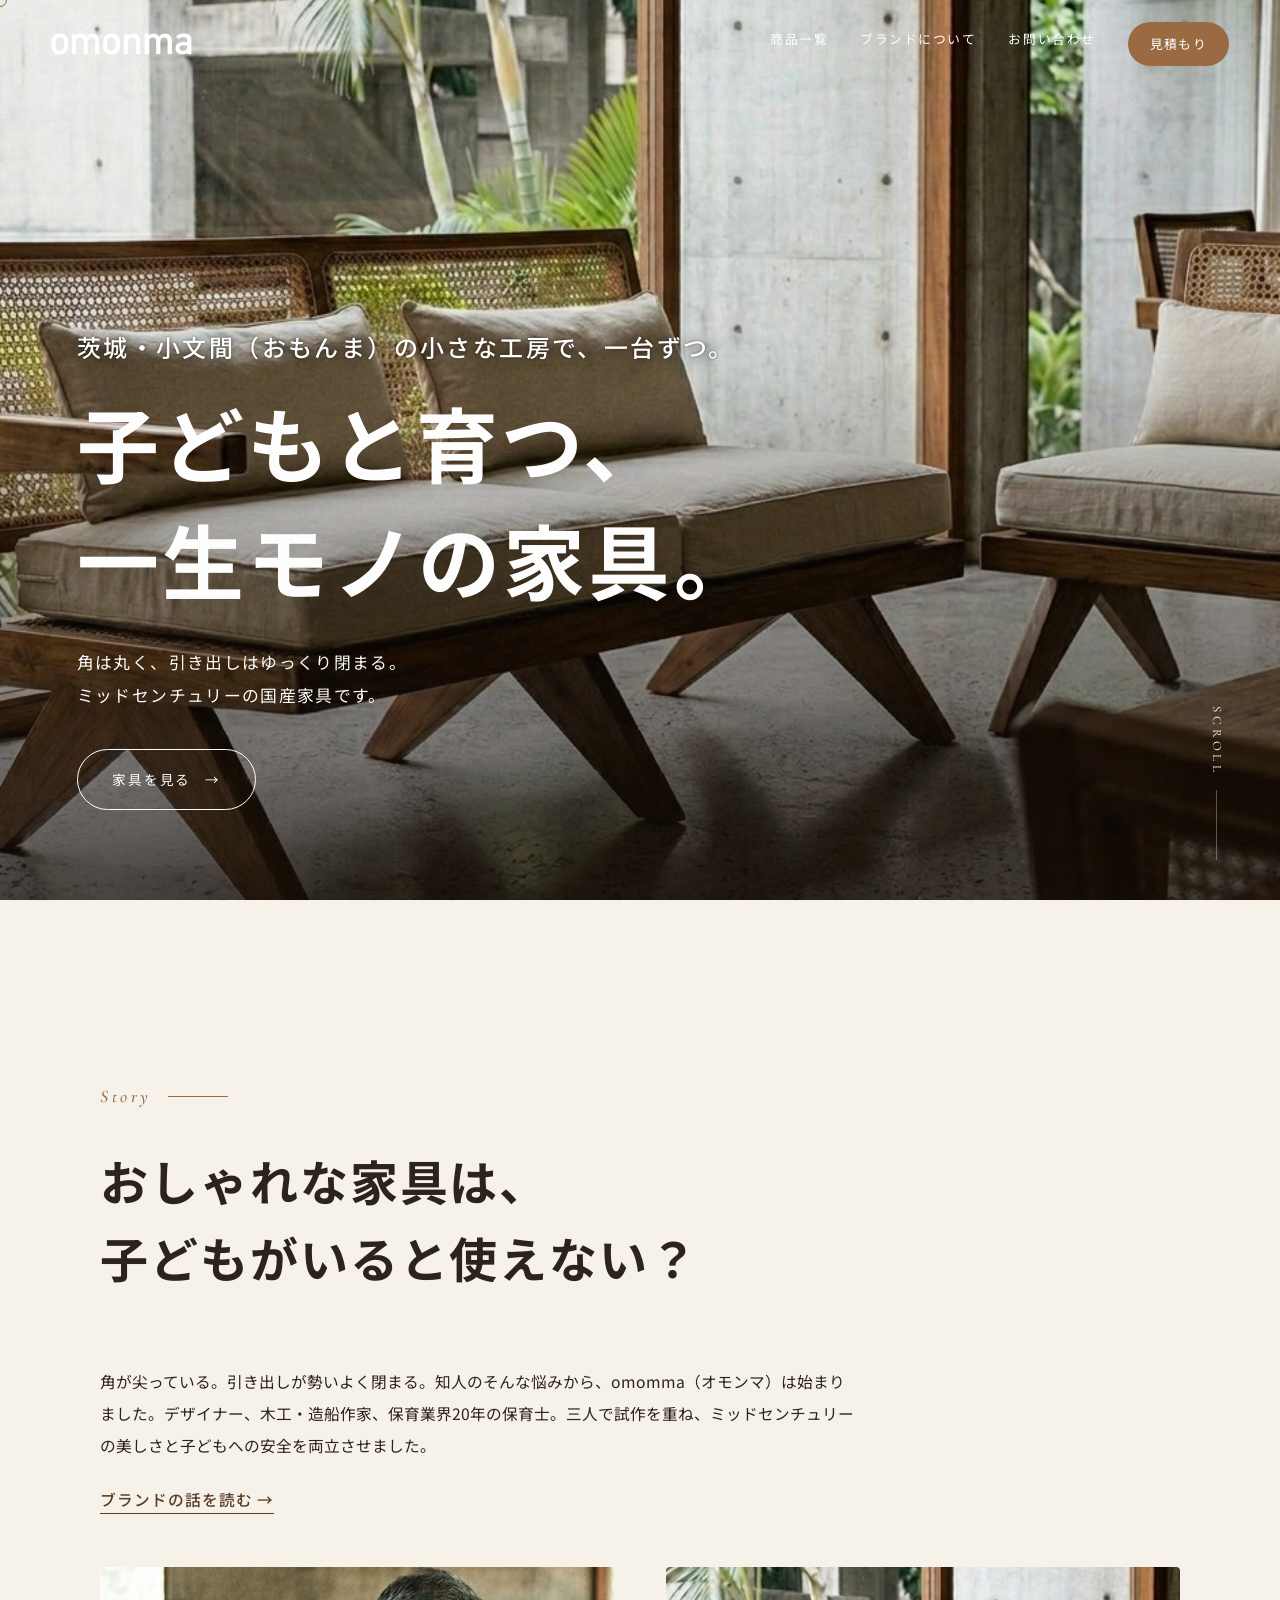
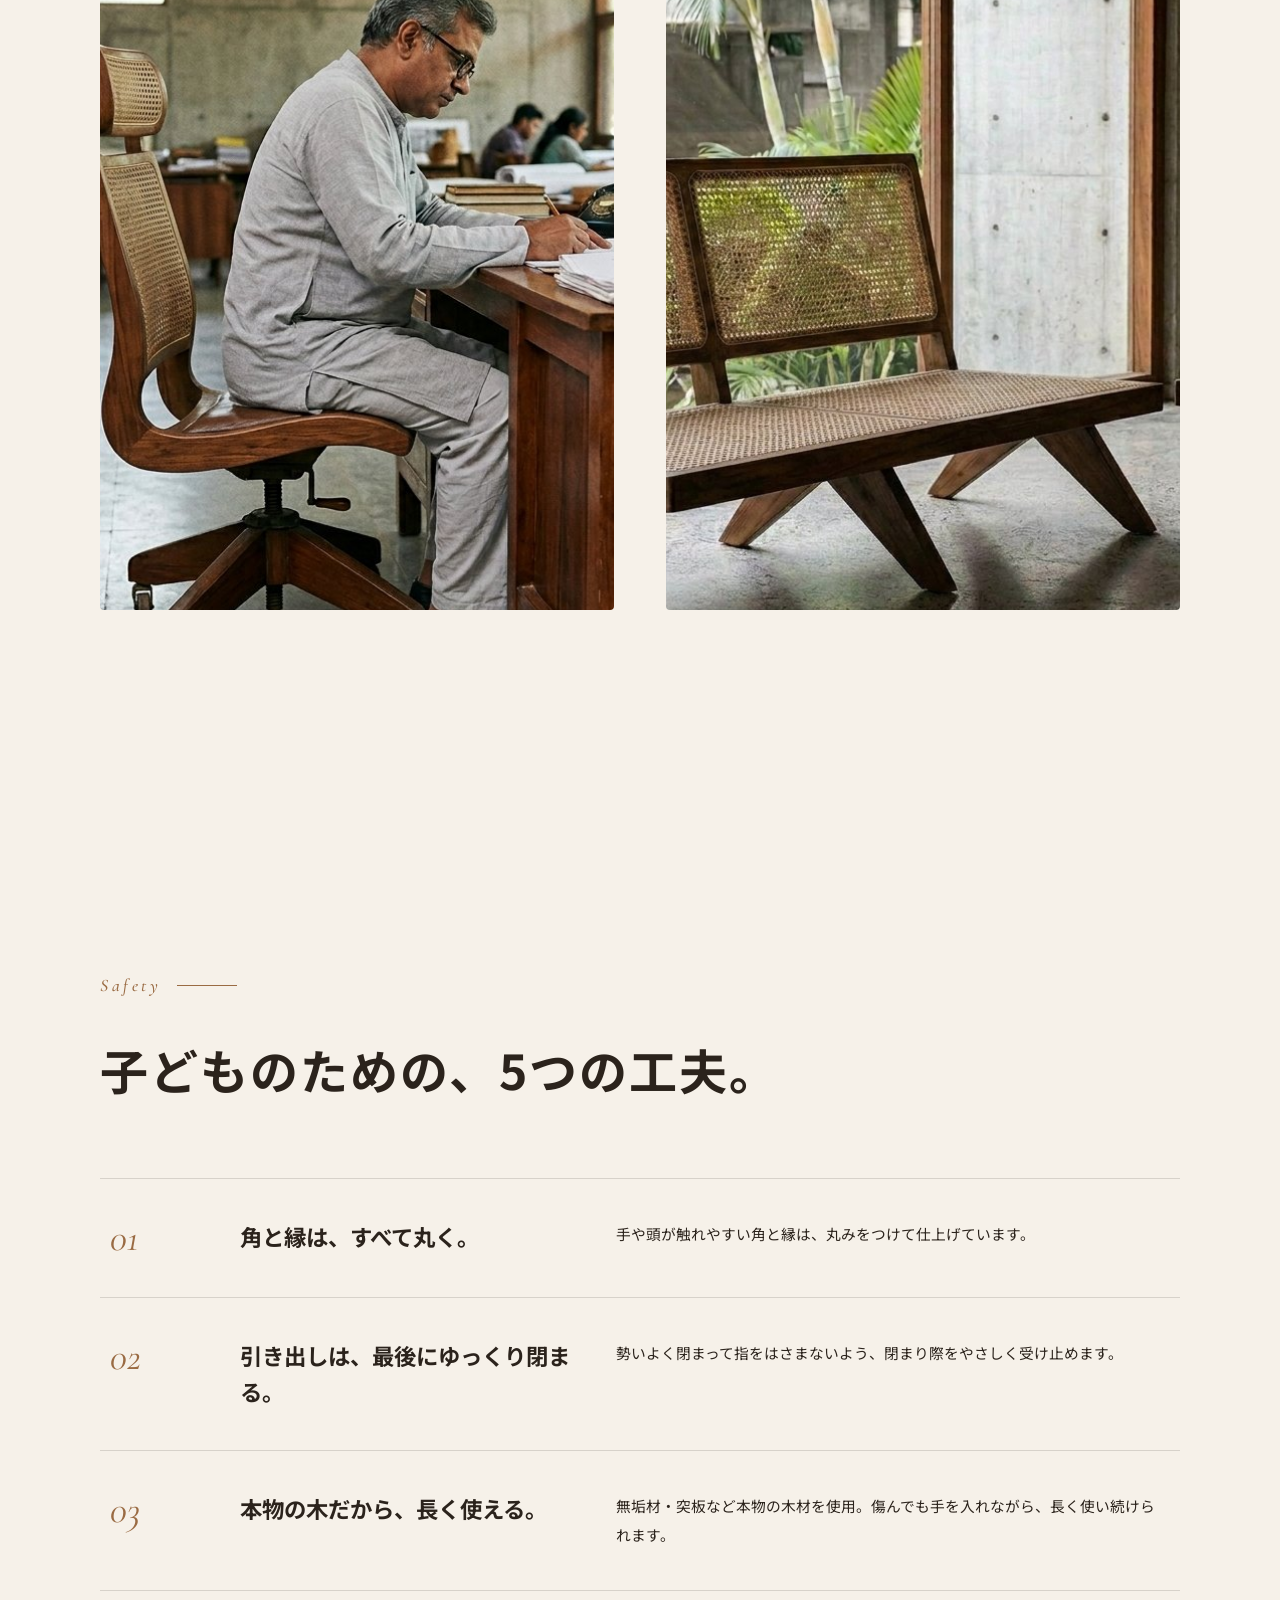
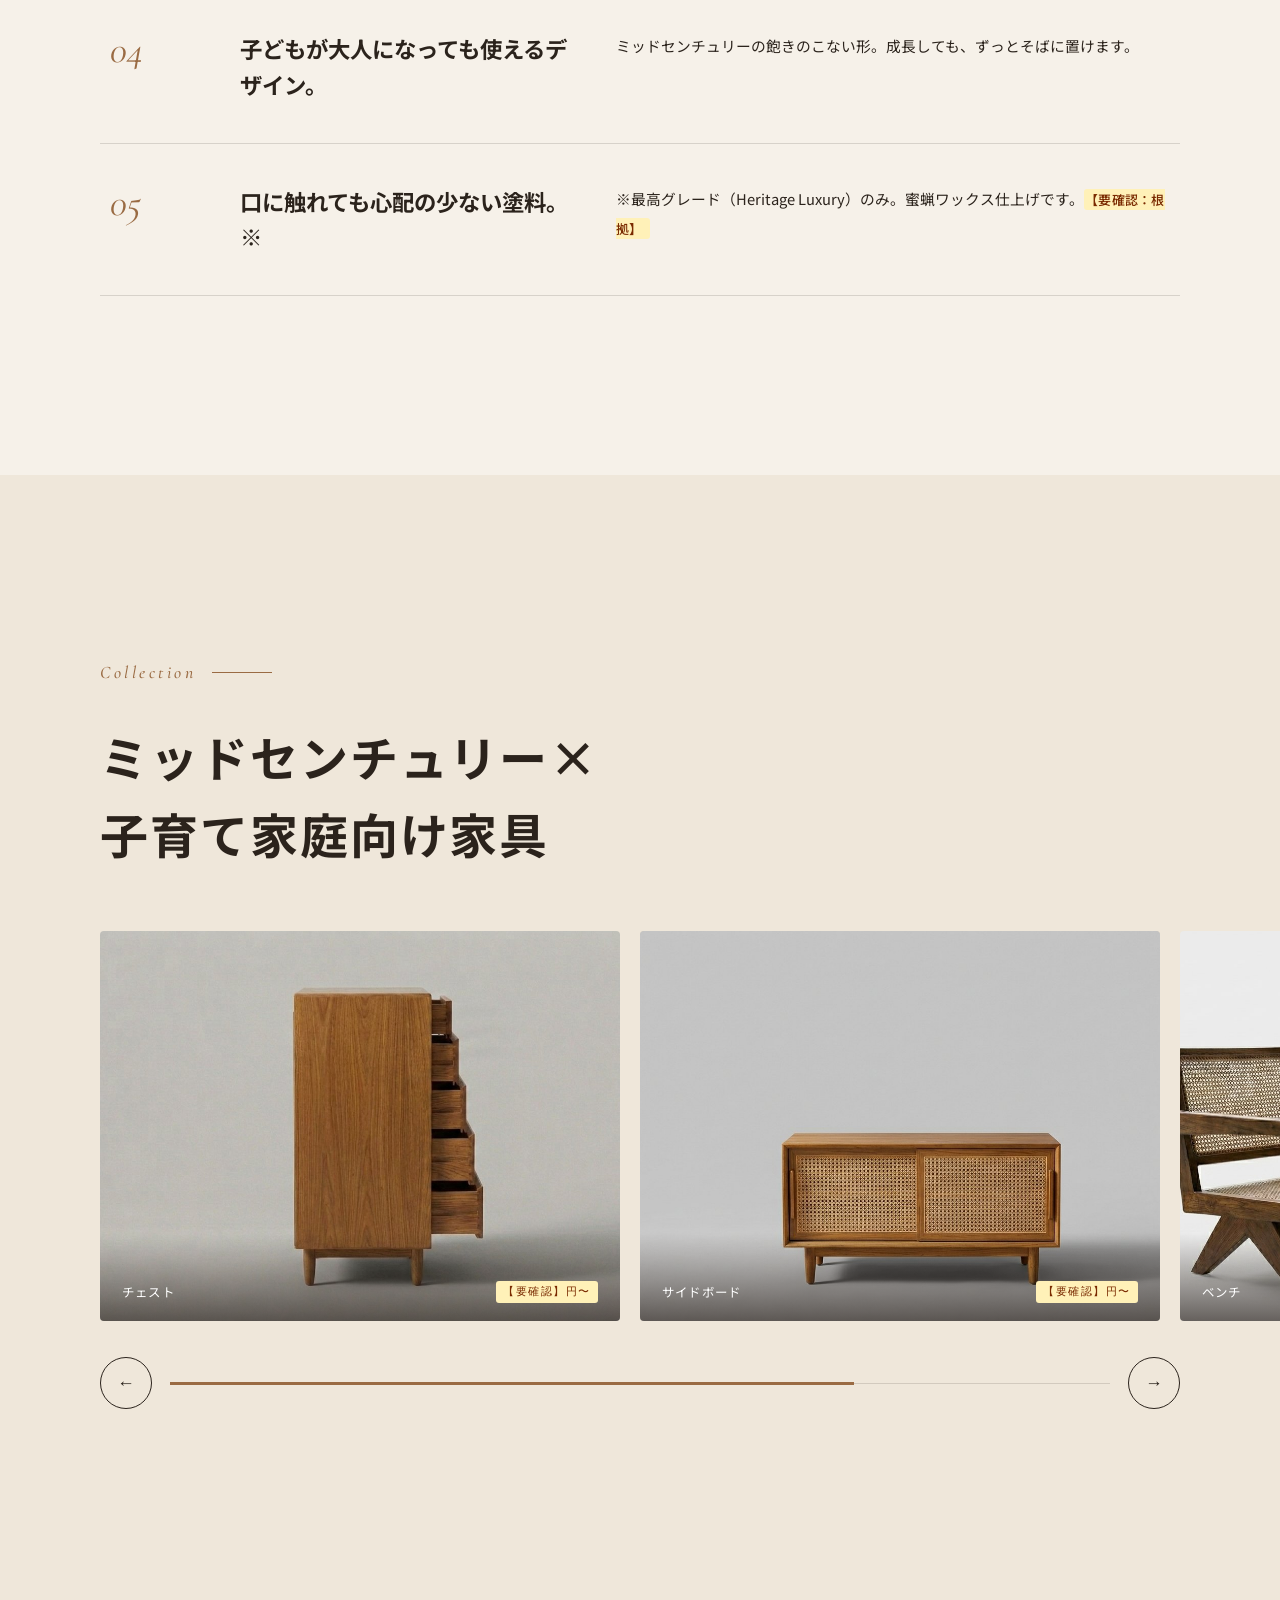
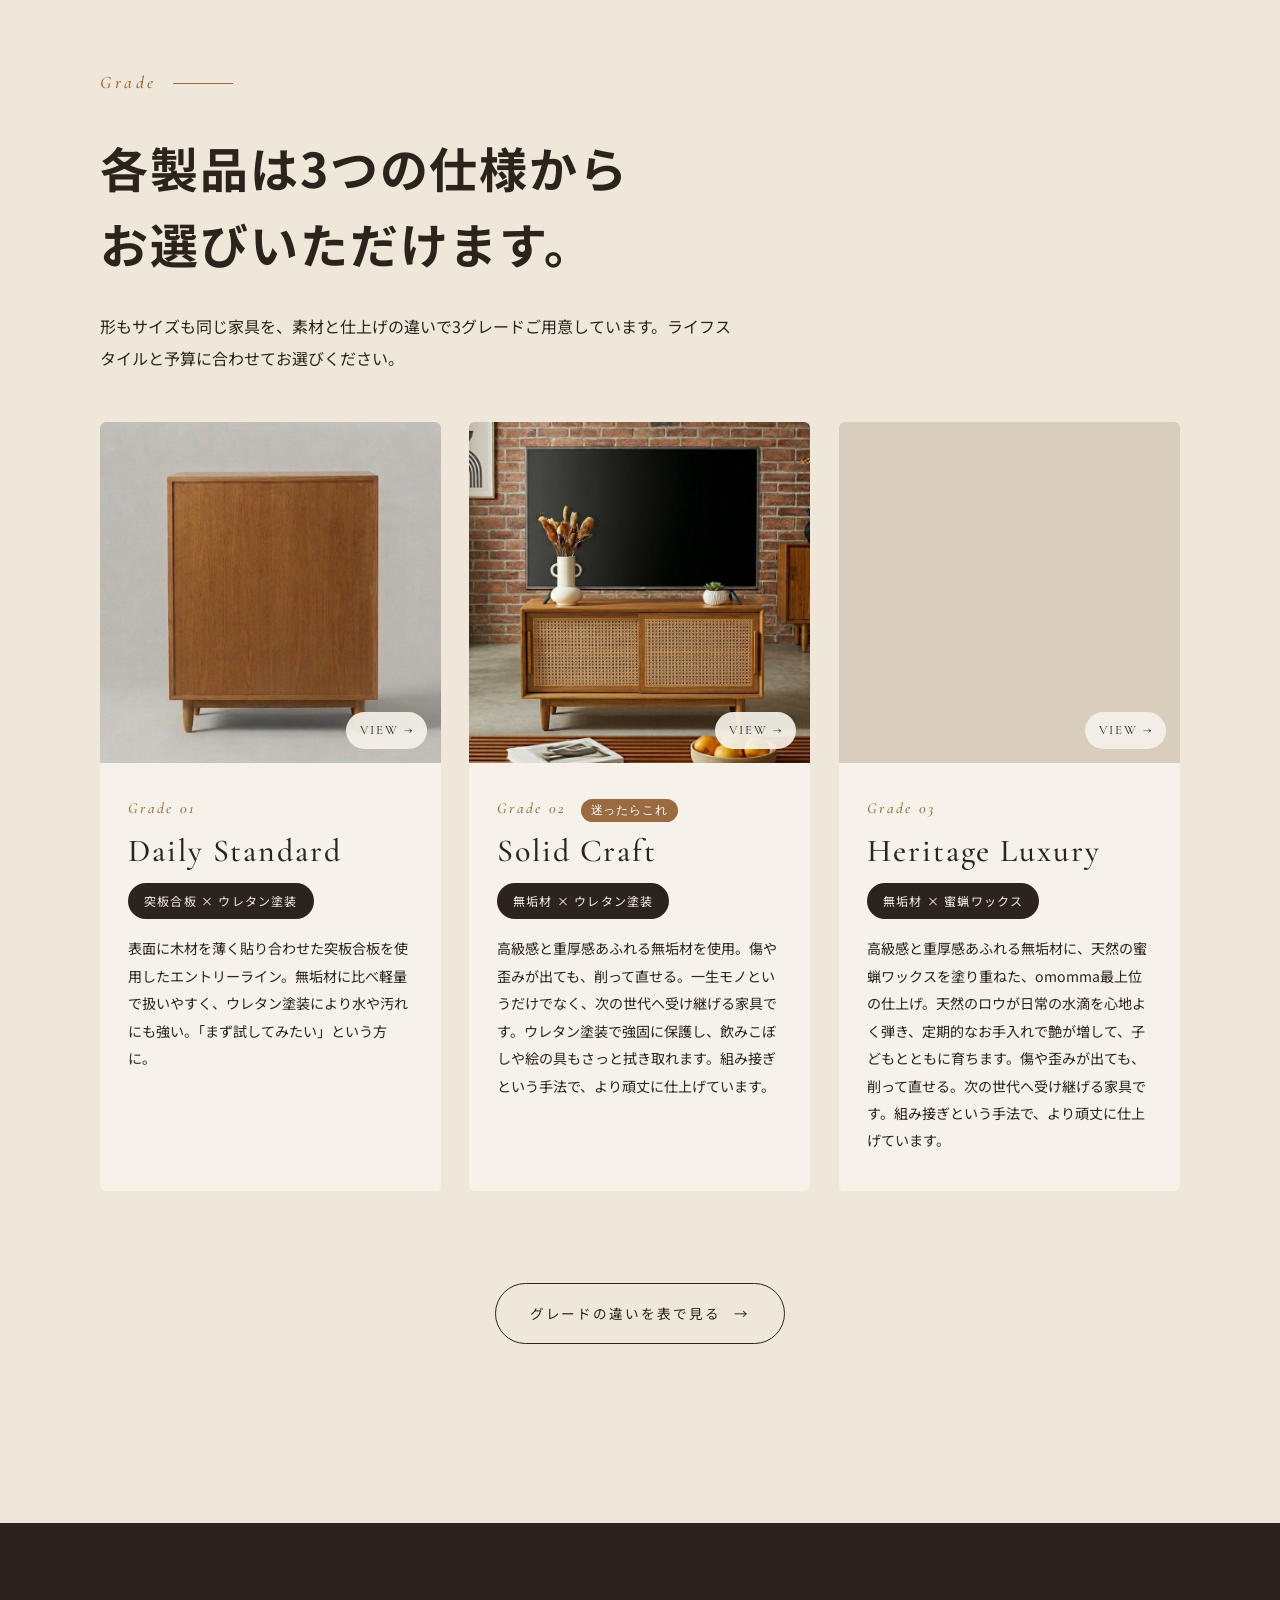
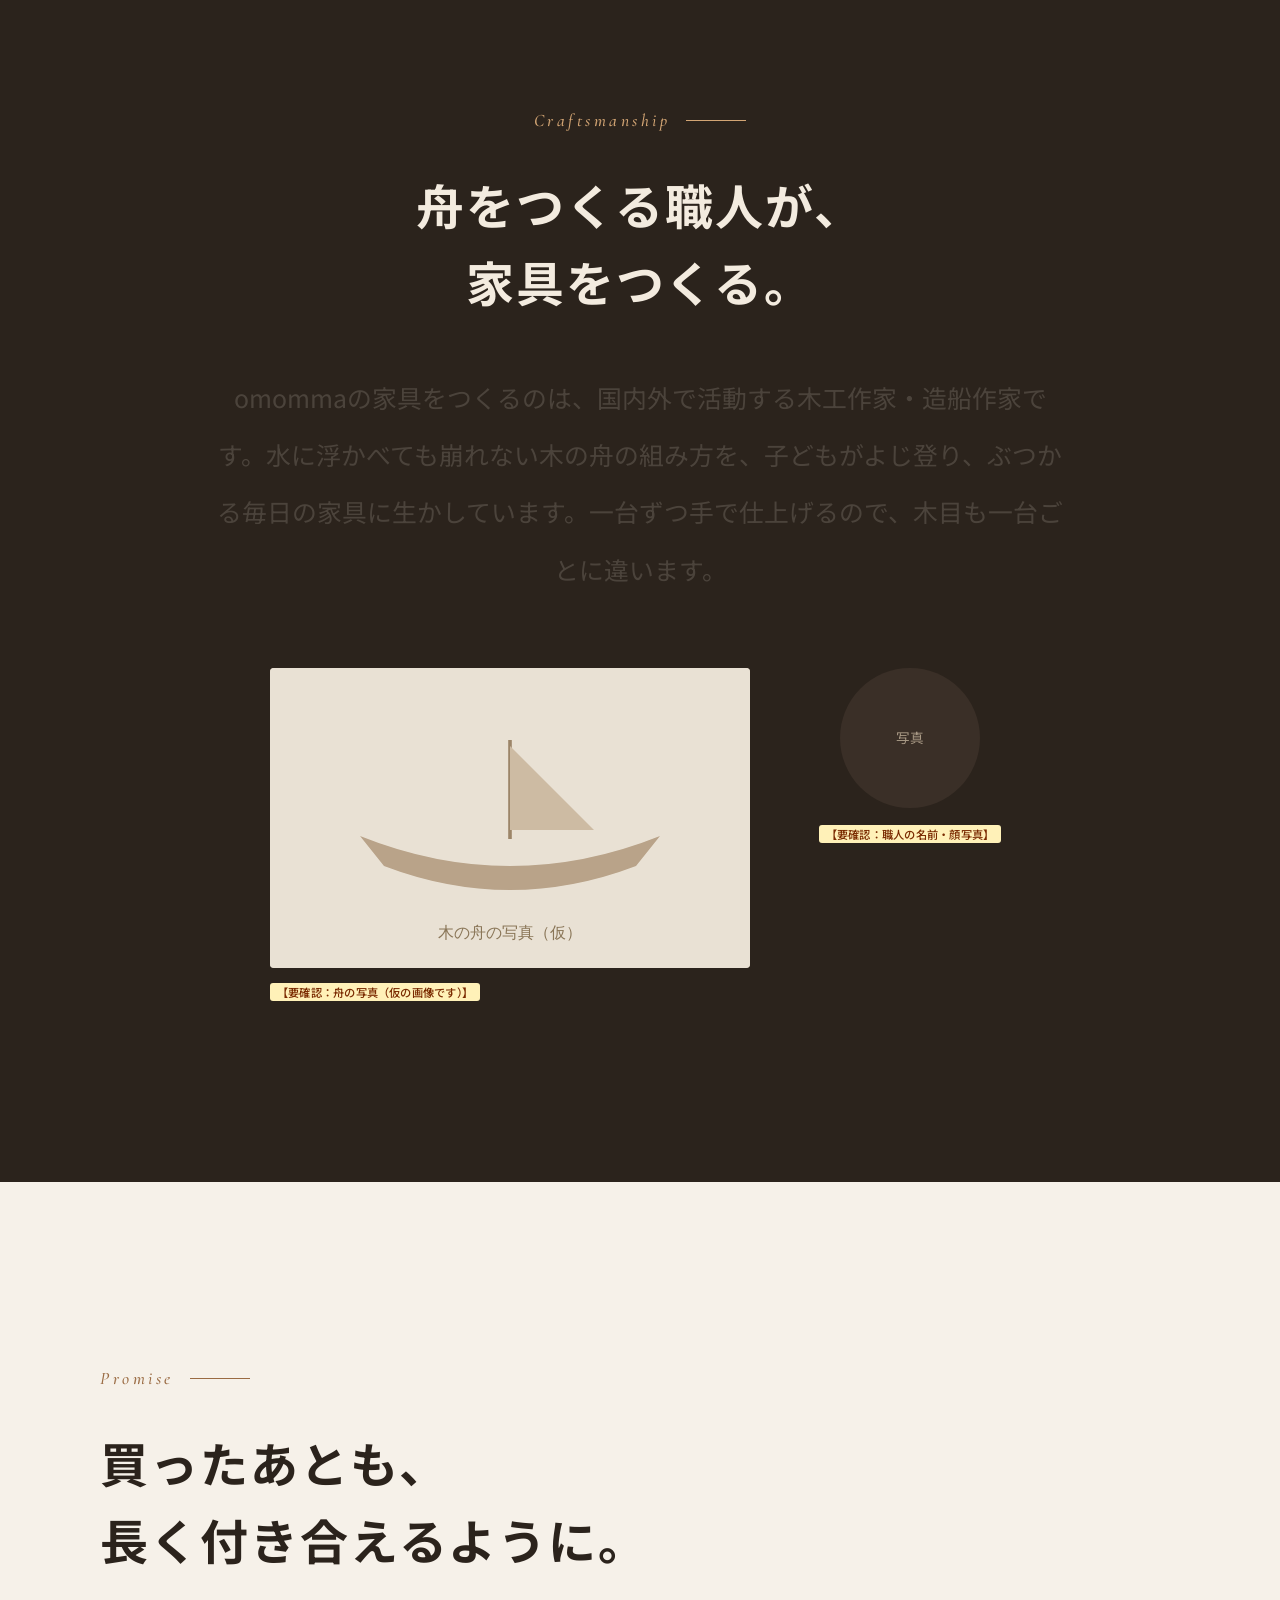
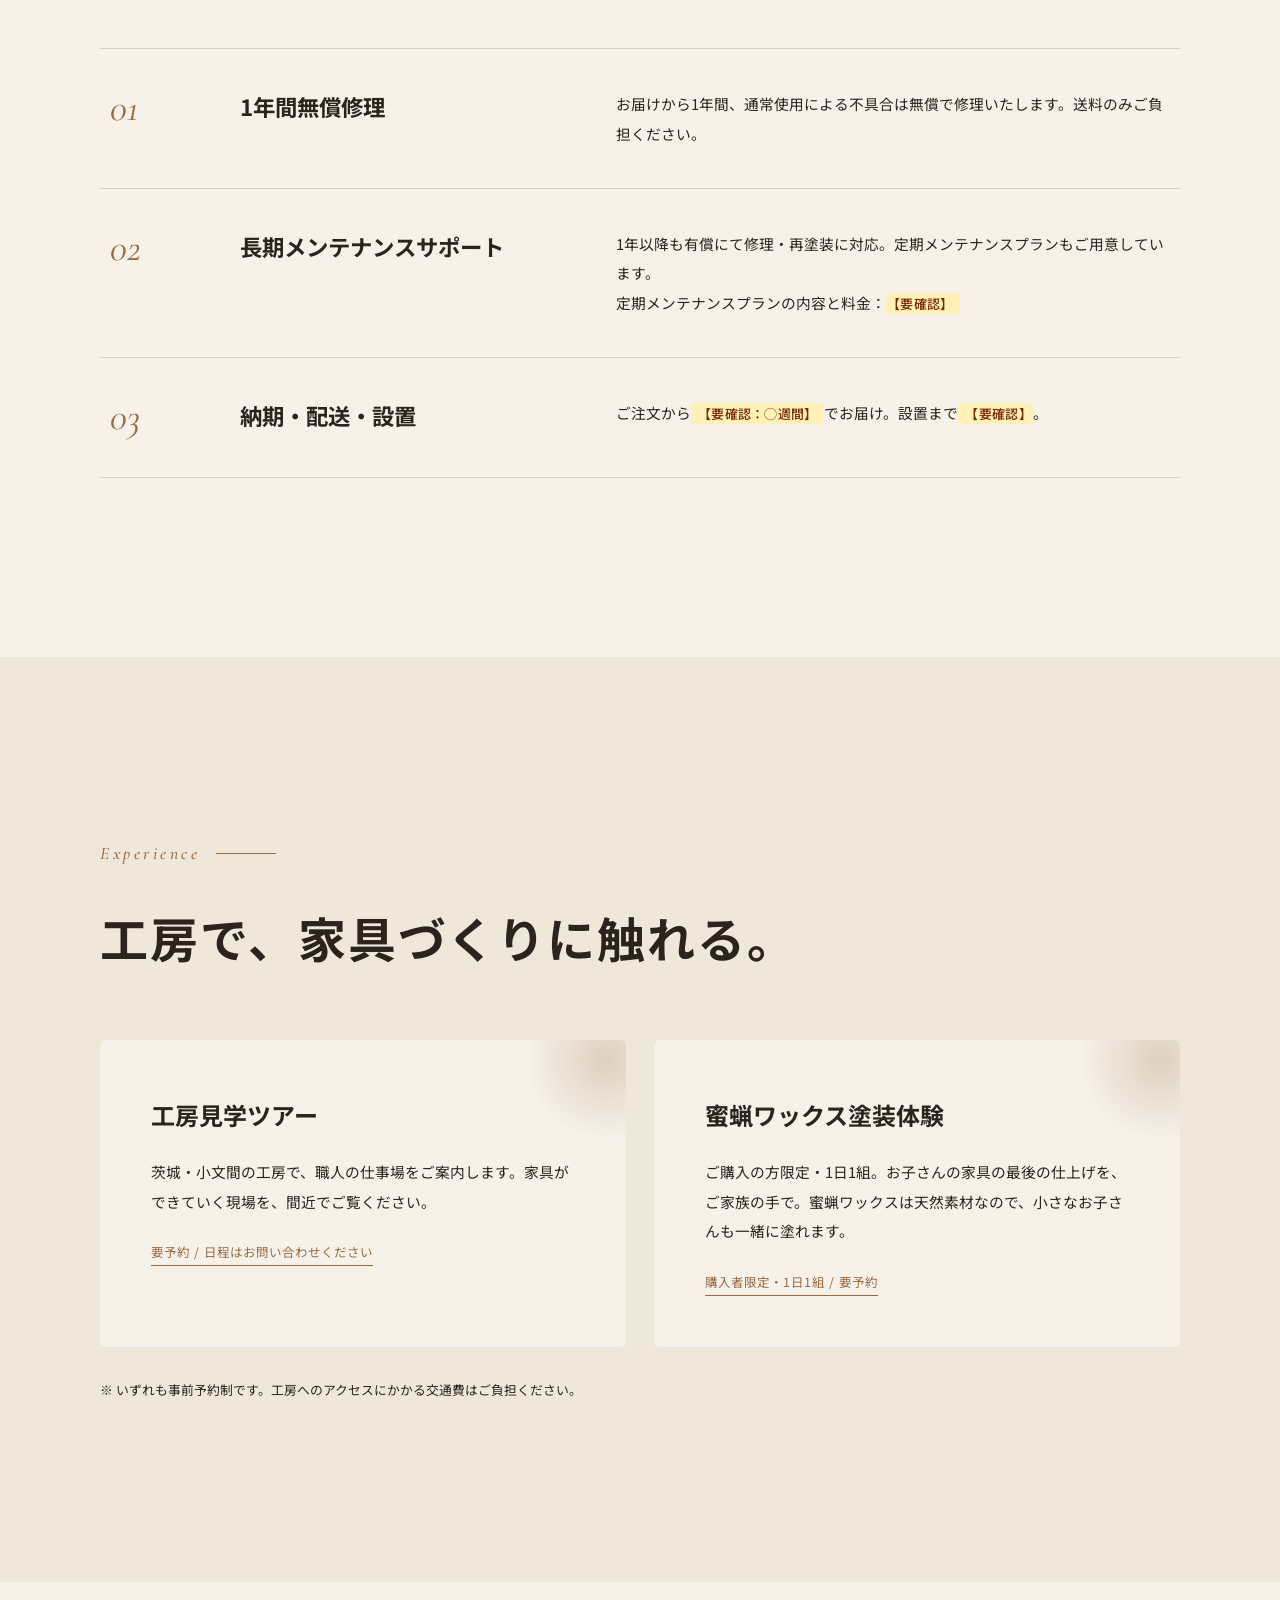
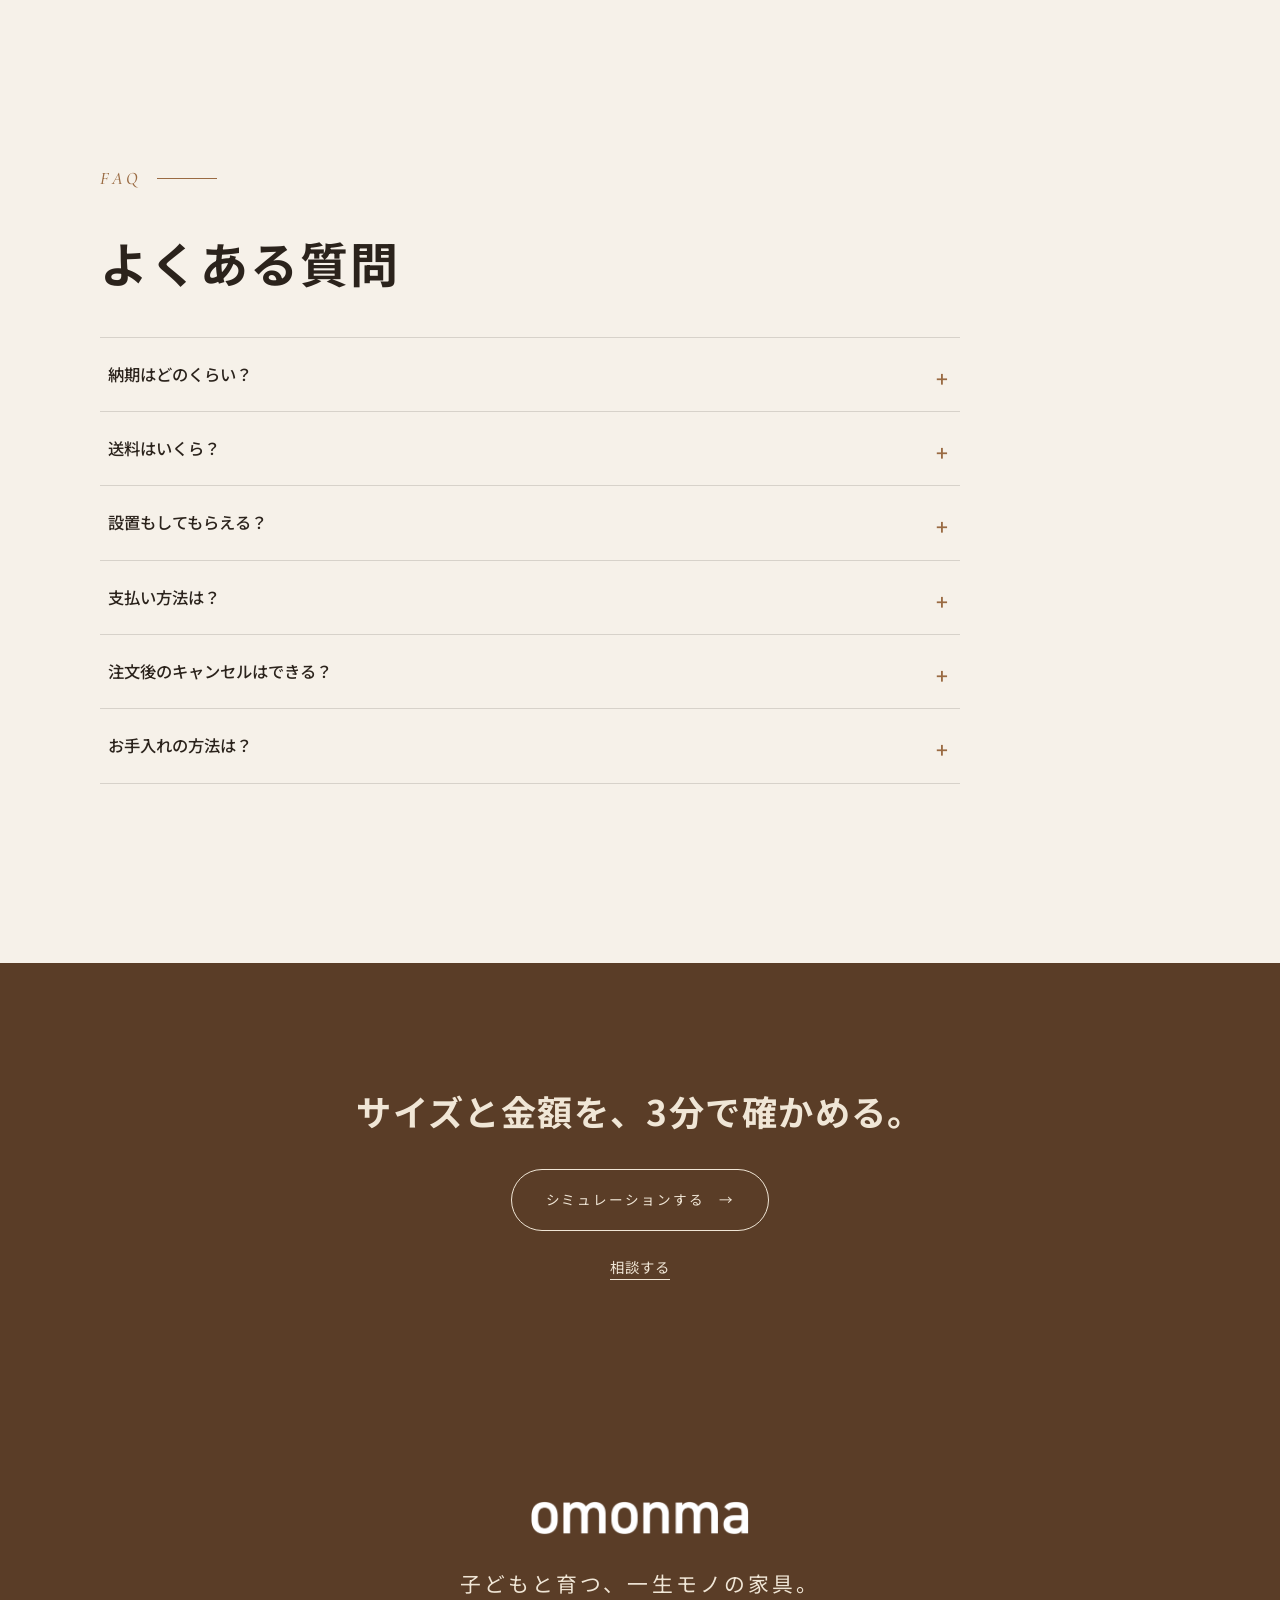
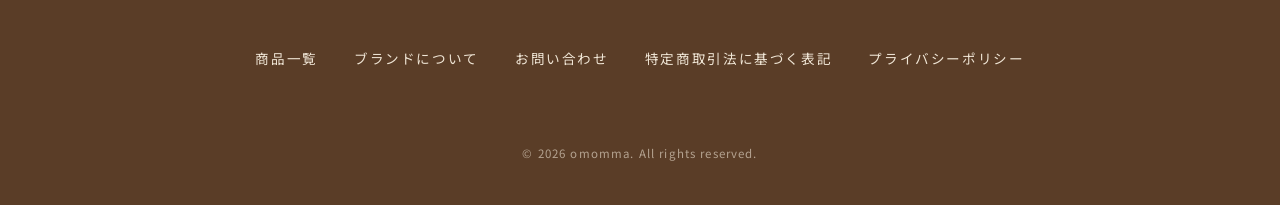
<file: index.html>
<!DOCTYPE html>
<html lang="ja">
<head>
<meta charset="UTF-8">
<meta name="viewport" content="width=device-width, initial-scale=1.0, viewport-fit=cover">
<title>omomma｜子どもと育つ、一生モノの家具。</title>
<meta name="description" content="子どもと育つ、安心の一生モノ家具。木工作家・造船作家が手がける国産家具ブランド omomma。">
<link rel="preconnect" href="https://fonts.googleapis.com">
<link rel="preconnect" href="https://fonts.gstatic.com" crossorigin>
<link href="https://fonts.googleapis.com/css2?family=Noto+Sans+JP:wght@400;500;700&family=Cormorant+Garamond:ital,wght@0,500;1,500&display=swap" rel="stylesheet">

<link rel="stylesheet" href="style.css">
</head>

<body>

<div class="progress" id="progress"></div>
<div class="cursor" id="cursor"></div>

<header class="top" id="header">
  <a href="index.html" class="logo"><img class="lg lg-dark" src="images/logo-brown.png" alt="omomma"><img class="lg lg-light" src="images/logo-white.png" alt="" aria-hidden="true"></a>
  <nav>
    <a href="products.html">商品一覧</a>
    <a href="about.html">ブランドについて</a>
    <a href="https://omonma.jp/contact.html">お問い合わせ</a>
    <a href="https://omonma.jp/contact.html" class="nav-cta">見積もり</a>
  </nav>
  <button class="menu-btn" id="menuBtn" type="button" aria-label="メニュー" aria-expanded="false"><i></i><i></i></button>
</header>

<!-- ヒーロー -->
<section class="hero" id="hero">
  <div class="hero-img" data-speed="0.25"><img src="images/p05.jpg" fetchpriority="high" decoding="async" alt="ケーン張りのベンチと椅子が並ぶ、コンクリートと木のリビング"></div>
  <div class="hero-text" id="heroText">
    <p class="eyebrow fade">茨城・小文間（おもんま）の小さな工房で、一台ずつ。</p>
    <h1>
      <span class="line"><span>子どもと育つ、</span></span>
      <span class="line"><span>一生モノの家具。</span></span>
    </h1>
    <!-- 【要確認】角の丸み・ソフトクローズ（引き出しがゆっくり閉まる）は、実際の仕様を確認してから文言を確定すること -->
    <p class="fade" style="transition-delay:.7s">角は丸く、引き出しはゆっくり閉まる。<br>ミッドセンチュリーの国産家具です。</p>
    <a href="#items" class="btn fade magnetic" style="transition-delay:.9s">家具を見る <span class="arr">→</span></a>
  </div>
  <div class="scroll-hint">SCROLL<i></i></div>
</section>

<!-- ストーリー -->
<section class="pad" id="story">
  <div class="wrap">
    <div class="rv"><div class="label">Story</div></div>
    <h2 class="rv">おしゃれな家具は、<br>子どもがいると使えない？</h2>

    <div class="story-text">
      <p class="rv">角が尖っている。引き出しが勢いよく閉まる。知人のそんな悩みから、omomma（オモンマ）は始まりました。デザイナー、木工・造船作家、保育業界20年の保育士。三人で試作を重ね、ミッドセンチュリーの美しさと子どもへの安全を両立させました。</p>
      <p class="rv"><a href="about.html" class="more-link">ブランドの話を読む →</a></p>
    </div>

    <div class="story-photos">
      <div class="story-photo reveal-img">
        <div class="inner" data-speed="0.08"><img src="images/p09.jpg" loading="lazy" decoding="async" alt="設計図を描く人と、籐張りの木の椅子"></div>
      </div>
      <div class="story-photo reveal-img">
        <div class="inner" data-speed="0.08"><img src="images/p06.jpg" loading="lazy" decoding="async" alt="ケーン張りの木のベンチと椅子"></div>
      </div>
    </div>
  </div>
</section>

<!-- 子どものための工夫 -->
<section class="pad safety" id="safety">
  <div class="wrap">
    <div class="rv"><div class="label">Safety</div></div>
    <h2 class="rv">子どものための、5つの工夫。</h2>
    <!-- 【要確認】実際に採用している工夫だけを残すこと。仕様が確認できない項目は削除する -->
    <div class="promise-list">
      <div class="p-item rv"><div class="p-no">01</div><h3>角と縁は、すべて丸く。</h3><p>手や頭が触れやすい角と縁は、丸みをつけて仕上げています。</p></div>
      <div class="p-item rv"><div class="p-no">02</div><h3>引き出しは、最後にゆっくり閉まる。</h3><p>勢いよく閉まって指をはさまないよう、閉まり際をやさしく受け止めます。</p></div>
      <div class="p-item rv"><div class="p-no">03</div><h3>本物の木だから、長く使える。</h3><p>無垢材・突板など本物の木材を使用。傷んでも手を入れながら、長く使い続けられます。</p></div>
      <div class="p-item rv"><div class="p-no">04</div><h3>子どもが大人になっても使えるデザイン。</h3><p>ミッドセンチュリーの飽きのこない形。成長しても、ずっとそばに置けます。</p></div>
      <div class="p-item rv"><div class="p-no">05</div><h3>口に触れても心配の少ない塗料。※</h3><p>※最高グレード（Heritage Luxury）のみ。蜜蝋ワックス仕上げです。<span class="tbd">【要確認：根拠】</span></p></div>
    </div>
  </div>
</section>

<!-- コレクション -->
<section class="collection pad" id="items">
  <div class="wrap">
    <div class="rv"><div class="label">Collection</div></div>
    <h2 class="rv">ミッドセンチュリー×<br>子育て家庭向け家具</h2>
  </div>

  <div class="gallery-wrap rv">
    <div class="gallery" id="gallery">
      <figure><a href="item-chest.html" draggable="false"><img src="images/p11.jpg" loading="lazy" decoding="async" draggable="false" alt="引き出しを開けた木のチェスト"><figcaption><span>チェスト</span><i class="tbd">【要確認】円〜</i></figcaption></a></figure>
      <figure><a href="item-sideboard.html" draggable="false"><img src="images/p02.jpg" loading="lazy" decoding="async" draggable="false" alt="籐張りの扉をもつ木のサイドボード"><figcaption><span>サイドボード</span><i class="tbd">【要確認】円〜</i></figcaption></a></figure>
      <figure><a href="item-bench.html" draggable="false"><img src="images/p07.jpg" loading="lazy" decoding="async" draggable="false" alt="木とケーンのベンチと椅子"><figcaption><span>ベンチ</span><i class="tbd">【要確認】円〜</i></figcaption></a></figure>
    </div>
    <div class="gal-ctrl">
      <button class="gal-btn" id="prev" aria-label="前へ">←</button>
      <div class="gal-bar"><i id="galBar"></i></div>
      <button class="gal-btn" id="next" aria-label="次へ">→</button>
    </div>
  </div>
</section>

<!-- グレード -->
<section class="collection pad" id="grades" style="padding-top:clamp(40px,6vw,80px)">
  <div class="wrap">
    <div class="rv"><div class="label">Grade</div></div>
    <h2 class="rv">各製品は3つの仕様から<br>お選びいただけます。</h2>
    <p class="rv" style="margin-top:28px;max-width:640px">形もサイズも同じ家具を、素材と仕上げの違いで3グレードご用意しています。ライフスタイルと予算に合わせてお選びください。</p>
  </div>

  <div class="wrap">
    <div class="grades" style="margin-top:clamp(28px,4vw,48px)">
      <article class="card rv tilt">
        <div class="ph"><a href="product-daily-standard.html" draggable="false"><img class="fx on" src="images/p10.jpg" decoding="async" draggable="false" alt="Daily Standard仕上げ"><img class="fx" src="images/p11.jpg" loading=lazy decoding="async" draggable="false" alt="Daily Standard仕上げ"><img class="fx" src="images/p12.jpg" loading=lazy decoding="async" draggable="false" alt="Daily Standard仕上げ"></a></div>
        <div class="body">
          <div class="grade-no">Grade 01</div>
          <h3>Daily Standard</h3>
          <span class="tag">突板合板 × ウレタン塗装</span>
          <p>表面に木材を薄く貼り合わせた突板合板を使用したエントリーライン。無垢材に比べ軽量で扱いやすく、ウレタン塗装により水や汚れにも強い。「まず試してみたい」という方に。</p>

        </div>
      </article>
      <article class="card rv tilt pick-card">
        <div class="ph"><a href="product-solid-craft.html" draggable="false"><img class="fx on" src="images/p13.jpg" decoding="async" draggable="false" alt="Solid Craft仕上げ"><img class="fx" src="images/p02.jpg" loading=lazy decoding="async" draggable="false" alt="Solid Craft仕上げ"><img class="fx" src="images/p01.jpg" loading=lazy decoding="async" draggable="false" alt="Solid Craft仕上げ"></a></div>
        <div class="body">
          <div class="grade-no">Grade 02 <span class="pick">迷ったらこれ</span></div>
          <h3>Solid Craft</h3>
          <span class="tag">無垢材 × ウレタン塗装</span>
          <p>高級感と重厚感あふれる無垢材を使用。傷や歪みが出ても、削って直せる。一生モノというだけでなく、次の世代へ受け継げる家具です。ウレタン塗装で強固に保護し、飲みこぼしや絵の具もさっと拭き取れます。組み接ぎという手法で、より頑丈に仕上げています。</p>

        </div>
      </article>
      <article class="card rv tilt">
        <div class="ph"><a href="product-heritage-luxury.html" draggable="false"><img class="fx on" src="images/p08.jpg" decoding="async" draggable="false" alt="Heritage Luxury仕上げ"><img class="fx" src="images/p07.jpg" loading=lazy decoding="async" draggable="false" alt="Heritage Luxury仕上げ"><img class="fx" src="images/p05.jpg" loading=lazy decoding="async" draggable="false" alt="Heritage Luxury仕上げ"></a></div>
        <div class="body">
          <div class="grade-no">Grade 03</div>
          <h3>Heritage Luxury</h3>
          <span class="tag">無垢材 × 蜜蝋ワックス</span>
          <p>高級感と重厚感あふれる無垢材に、天然の蜜蝋ワックスを塗り重ねた、omomma最上位の仕上げ。天然のロウが日常の水滴を心地よく弾き、定期的なお手入れで艶が増して、子どもとともに育ちます。傷や歪みが出ても、削って直せる。次の世代へ受け継げる家具です。組み接ぎという手法で、より頑丈に仕上げています。</p>

        </div>
      </article>
    </div>

    <p class="rv" style="margin-top:clamp(36px,5vw,56px);text-align:center"><a href="grades.html" class="btn dark magnetic">グレードの違いを表で見る <span class="arr">→</span></a></p>
  </div>
</section>

<!-- 職人 -->
<section class="craft pad" id="craft">
  <div class="wrap">
    <div class="rv"><div class="label">Craftsmanship</div></div>
    <h2 class="rv">舟をつくる職人が、<br>家具をつくる。</h2>
    <p class="craft-body" id="craftBody">omommaの家具をつくるのは、国内外で活動する木工作家・造船作家です。水に浮かべても崩れない木の舟の組み方を、子どもがよじ登り、ぶつかる毎日の家具に生かしています。一台ずつ手で仕上げるので、木目も一台ごとに違います。</p>
    <div class="craft-extra rv">
      <figure class="boat-fig"><img src="images/boat-placeholder.svg" loading="lazy" decoding="async" alt="職人がつくった木の舟"><figcaption><span class="tbd">【要確認：舟の写真（仮の画像です）】</span></figcaption></figure>
      <div class="maker-box"><div class="maker-ph">写真</div><p><span class="tbd">【要確認：職人の名前・顔写真】</span></p></div>
    </div>
  </div>
</section>

<!-- サポート -->
<section class="pad" id="promise">
  <div class="wrap">
    <div class="rv"><div class="label">Promise</div></div>
    <h2 class="rv">買ったあとも、<br>長く付き合えるように。</h2>
    <div class="promise-list">
      <div class="p-item rv">
        <div class="p-no">01</div>
        <h3>1年間無償修理</h3>
        <p>お届けから1年間、通常使用による不具合は無償で修理いたします。送料のみご負担ください。</p>
      </div>
      <div class="p-item rv">
        <div class="p-no">02</div>
        <h3>長期メンテナンスサポート</h3>
        <p>1年以降も有償にて修理・再塗装に対応。定期メンテナンスプランもご用意しています。<br>定期メンテナンスプランの内容と料金：<span class="tbd">【要確認】</span></p>
      </div>
      <div class="p-item rv">
        <div class="p-no">03</div>
        <h3>納期・配送・設置</h3>
        <p>ご注文から<span class="tbd">【要確認：◯週間】</span>でお届け。設置まで<span class="tbd">【要確認】</span>。</p>
      </div>
    </div>
  </div>
</section>

<!-- 体験 -->
<section class="exp pad" id="experience">
  <div class="wrap">
    <div class="rv"><div class="label">Experience</div></div>
    <h2 class="rv">工房で、家具づくりに触れる。</h2>
    <div class="exp-grid">
      <div class="exp-card rv">
        <h3>工房見学ツアー</h3>
        <p>茨城・小文間の工房で、職人の仕事場をご案内します。家具ができていく現場を、間近でご覧ください。</p>
        <span class="note">要予約 / 日程はお問い合わせください</span>
      </div>
      <div class="exp-card rv">
        <h3>蜜蝋ワックス塗装体験</h3>
        <p>ご購入の方限定・1日1組。お子さんの家具の最後の仕上げを、ご家族の手で。蜜蝋ワックスは天然素材なので、小さなお子さんも一緒に塗れます。</p>
        <span class="note">購入者限定・1日1組 / 要予約</span>
      </div>
    </div>
    <p class="caption rv">※ いずれも事前予約制です。工房へのアクセスにかかる交通費はご負担ください。</p>
  </div>
</section>

<!-- よくある質問 -->
<section class="pad faq" id="faq">
  <div class="wrap">
    <div class="rv"><div class="label">FAQ</div></div>
    <h2 class="rv">よくある質問</h2>
    <div class="faq-list">
      <details class="rv"><summary>納期はどのくらい？</summary><p><span class="tbd">【要確認】</span></p></details>
      <details class="rv"><summary>送料はいくら？</summary><p><span class="tbd">【要確認】</span></p></details>
      <details class="rv"><summary>設置もしてもらえる？</summary><p><span class="tbd">【要確認】</span></p></details>
      <details class="rv"><summary>支払い方法は？</summary><p><span class="tbd">【要確認】</span></p></details>
      <details class="rv"><summary>注文後のキャンセルはできる？</summary><p><span class="tbd">【要確認】</span></p></details>
      <details class="rv"><summary>お手入れの方法は？</summary><p><span class="tbd">【要確認】</span></p></details>
    </div>
  </div>
</section>

<!-- 最後のボタン -->
<section class="cta-band" id="cta">
  <div class="wrap rv">
    <h2>サイズと金額を、3分で確かめる。</h2>
    <a href="simulator.html" class="btn magnetic">シミュレーションする <span class="arr">→</span></a>
    <p class="cta-sub"><a href="https://omonma.jp/contact.html">相談する</a></p>
  </div>
</section>

<footer>
  <div class="wrap rv">
    <div class="logo foot-logo"><img class="lg" src="images/logo-white.png" alt="omomma"></div>
    <p class="f-tag">子どもと育つ、一生モノの家具。</p>
    <div class="f-links">
      <a href="products.html">商品一覧</a>
      <a href="about.html">ブランドについて</a>
      <a href="https://omonma.jp/contact.html">お問い合わせ</a>
      <a href="tokushoho.html">特定商取引法に基づく表記</a>
      <a href="privacy.html">プライバシーポリシー</a>
    </div>
    <p class="copy">© 2026 omomma. All rights reserved.</p>
  </div>
</footer>


<script src="main.js"></script>
</body>
</html>
</file>
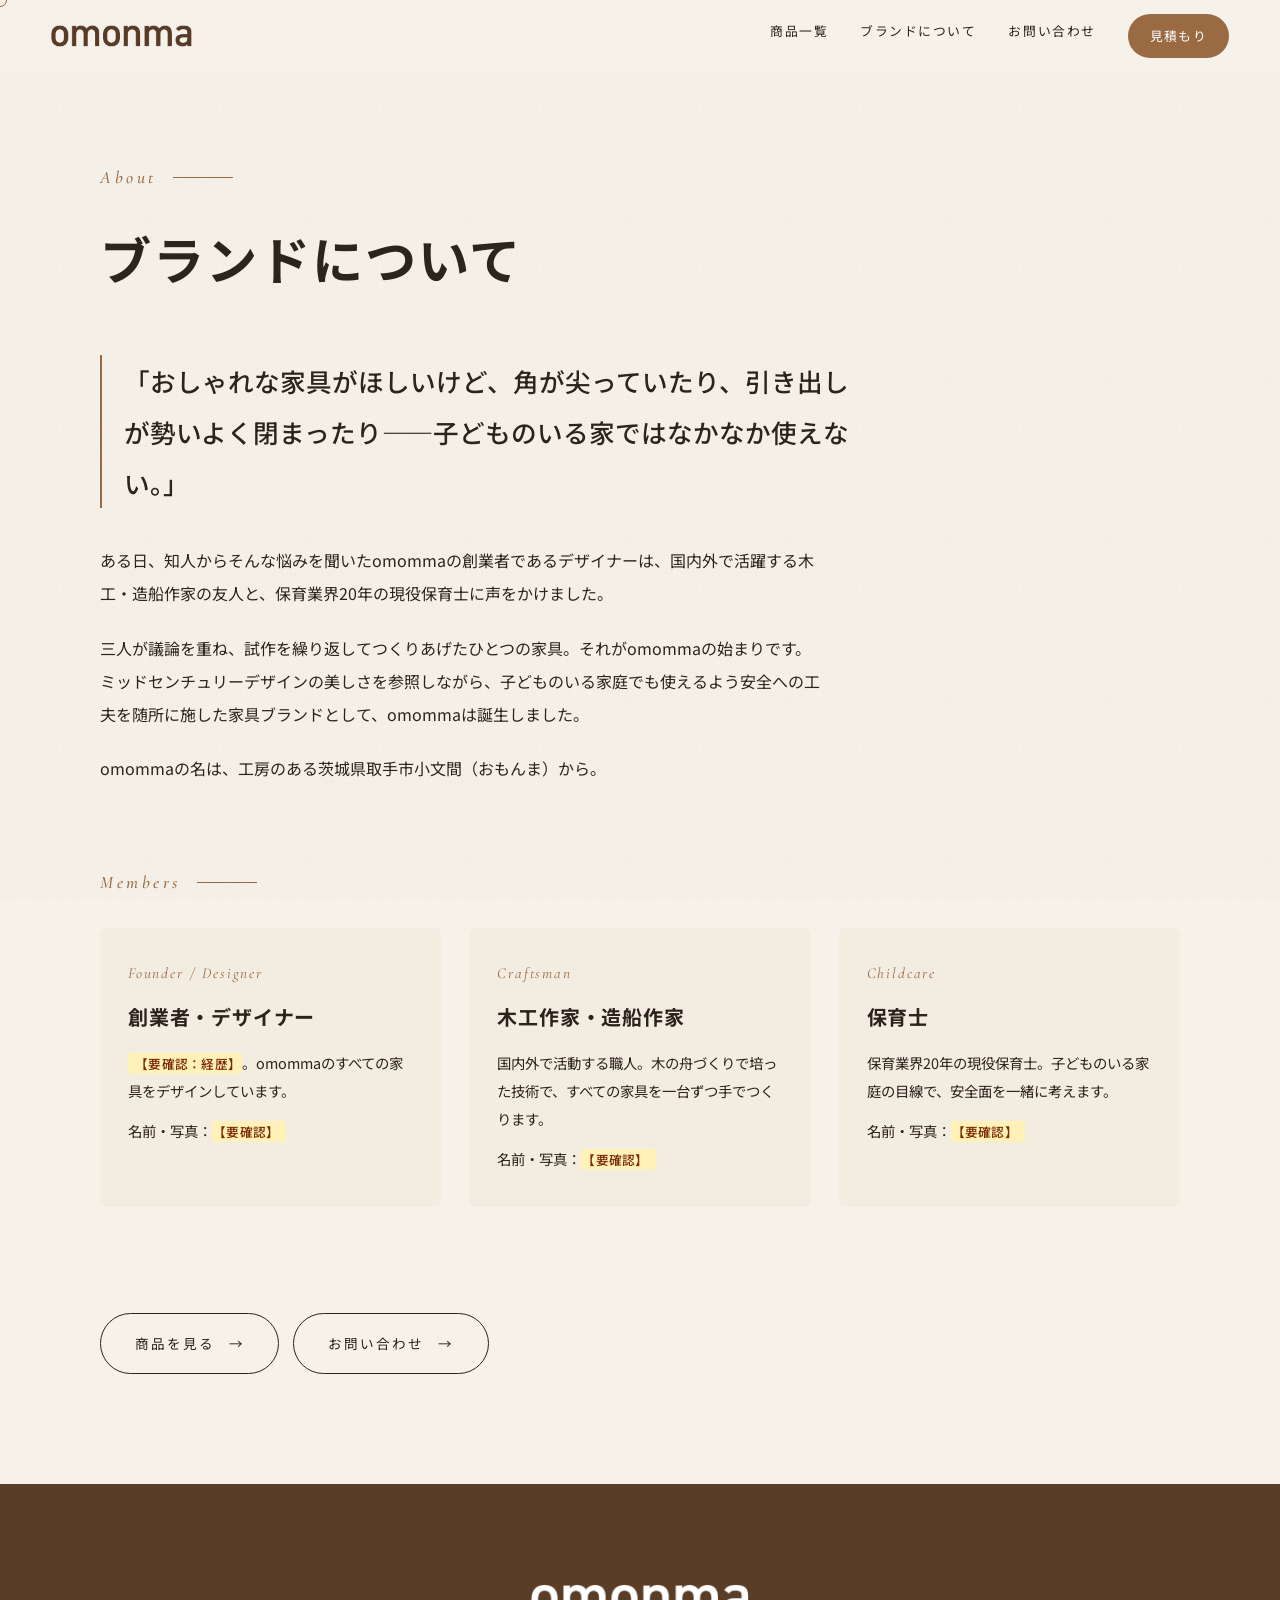
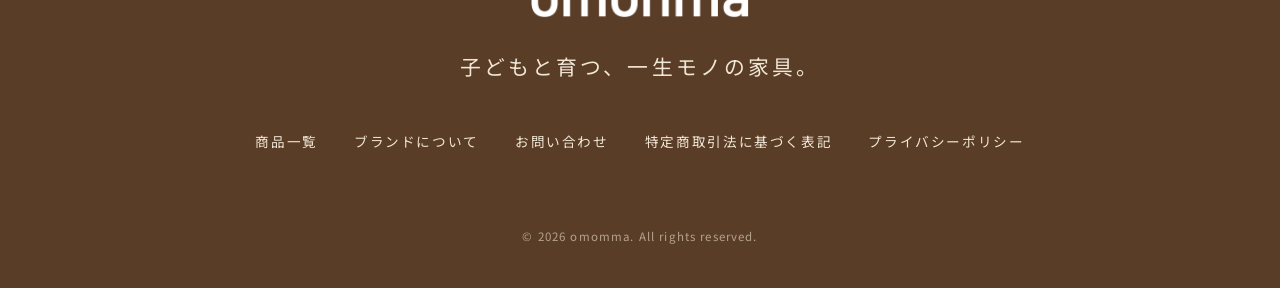
<file: about.html>
<!DOCTYPE html>
<html lang="ja">
<head>
<meta charset="UTF-8">
<meta name="viewport" content="width=device-width, initial-scale=1.0, viewport-fit=cover">
<title>ブランドについて | omomma</title>
<link rel="preconnect" href="https://fonts.googleapis.com">
<link rel="preconnect" href="https://fonts.gstatic.com" crossorigin>
<link href="https://fonts.googleapis.com/css2?family=Noto+Sans+JP:wght@400;500;700&family=Cormorant+Garamond:ital,wght@0,500;1,500&display=swap" rel="stylesheet">
<link rel="stylesheet" href="style.css">
</head>
<body class="sub">
<div class="progress" id="progress"></div>
<div class="cursor" id="cursor"></div>
<header class="top solid" id="header">
  <a href="index.html" class="logo"><img class="lg lg-dark" src="images/logo-brown.png" alt="omomma"><img class="lg lg-light" src="images/logo-white.png" alt="" aria-hidden="true"></a>
  <nav>
    <a href="products.html">商品一覧</a>
    <a href="about.html">ブランドについて</a>
    <a href="https://omonma.jp/contact.html">お問い合わせ</a>
    <a href="https://omonma.jp/contact.html" class="nav-cta">見積もり</a>
  </nav>
  <button class="menu-btn" id="menuBtn" type="button" aria-label="メニュー" aria-expanded="false"><i></i><i></i></button>
</header>
<main class="pd about">
  <div class="wrap">
    <div class="rv"><div class="label">About</div></div>
    <h1 class="pl-title rv">ブランドについて</h1>
    <p class="ab-quote rv">「おしゃれな家具がほしいけど、角が尖っていたり、引き出しが勢いよく閉まったり——子どものいる家ではなかなか使えない。」</p>
    <div class="ab-text">
      <p class="rv">ある日、知人からそんな悩みを聞いたomommaの創業者であるデザイナーは、国内外で活躍する木工・造船作家の友人と、保育業界20年の現役保育士に声をかけました。</p>
      <p class="rv">三人が議論を重ね、試作を繰り返してつくりあげたひとつの家具。それがomommaの始まりです。ミッドセンチュリーデザインの美しさを参照しながら、子どものいる家庭でも使えるよう安全への工夫を随所に施した家具ブランドとして、omommaは誕生しました。</p>
      <p class="rv">omommaの名は、工房のある茨城県取手市小文間（おもんま）から。</p>
    </div>
    <div class="rv" style="margin-top:80px"><div class="label">Members</div></div>
    <div class="members">
      <div class="member rv"><div class="m-en">Founder / Designer</div><h3>創業者・デザイナー</h3><p><span class="tbd">【要確認：経歴】</span>。omommaのすべての家具をデザインしています。</p><p class="m-tbd">名前・写真：<span class="tbd">【要確認】</span></p></div>
      <div class="member rv"><div class="m-en">Craftsman</div><h3>木工作家・造船作家</h3><p>国内外で活動する職人。木の舟づくりで培った技術で、すべての家具を一台ずつ手でつくります。</p><p class="m-tbd">名前・写真：<span class="tbd">【要確認】</span></p></div>
      <div class="member rv"><div class="m-en">Childcare</div><h3>保育士</h3><p>保育業界20年の現役保育士。子どものいる家庭の目線で、安全面を一緒に考えます。</p><p class="m-tbd">名前・写真：<span class="tbd">【要確認】</span></p></div>
    </div>
    <div class="pd-actions rv" style="margin-top:70px">
      <a href="products.html" class="btn dark magnetic">商品を見る <span class="arr">→</span></a>
      <a href="https://omonma.jp/contact.html" class="btn dark magnetic">お問い合わせ <span class="arr">→</span></a>
    </div>
  </div>
</main>
<footer>
  <div class="wrap rv">
    <div class="logo foot-logo"><img class="lg" src="images/logo-white.png" alt="omomma"></div>
    <p class="f-tag">子どもと育つ、一生モノの家具。</p>
    <div class="f-links">
      <a href="products.html">商品一覧</a>
      <a href="about.html">ブランドについて</a>
      <a href="https://omonma.jp/contact.html">お問い合わせ</a>
      <a href="tokushoho.html">特定商取引法に基づく表記</a>
      <a href="privacy.html">プライバシーポリシー</a>
    </div>
    <p class="copy">© 2026 omomma. All rights reserved.</p>
  </div>
</footer>
<script src="main.js"></script>
</body>
</html>
</file>
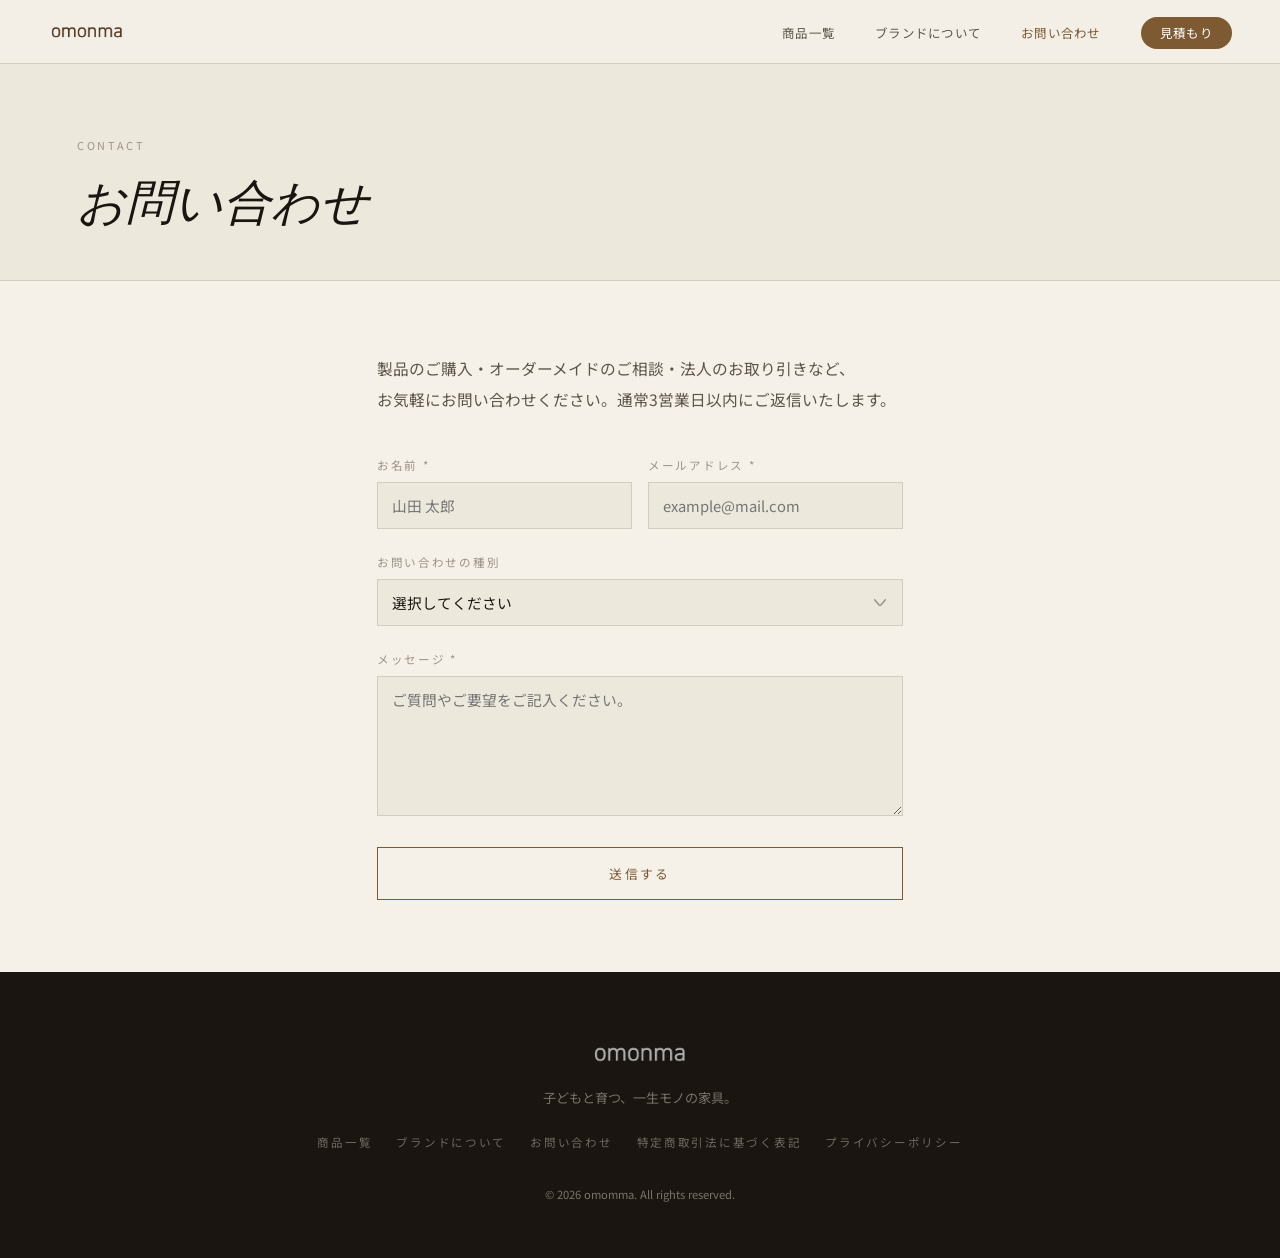
<file: contact.html>
<!doctype html>
<html lang="ja">
<head>
<meta charset="utf-8">
<meta name="viewport" content="width=device-width, initial-scale=1, viewport-fit=cover">
<title>お問い合わせ — omomma</title>
<link rel="stylesheet" href="https://fonts.googleapis.com/css2?family=EB+Garamond:ital,wght@0,400;0,500;1,400;1,500&family=Noto+Sans+JP:wght@400;500&display=swap">
<style>
*, *::before, *::after { box-sizing: border-box; margin: 0; padding: 0; }
:root {
  --bg: #F5F0E8; --bg-alt: #EDE8DC; --bg-dark: #1A1510;
  --fg: #1A1510; --fg-mid: #5C5548; --fg-dim: #9E9488;
  --accent: #7D5A32; --accent-lt: #A87C4F;
  --border: #D5CCBE;
  --nav-h: 64px;
  color-scheme: light;
}
@media (prefers-color-scheme: dark) {
  :root:not([data-theme="light"]) {
    --bg: #161210; --bg-alt: #1E1A16; --bg-dark: #0C0A08;
    --fg: #EDE6D8; --fg-mid: #B0A898; --fg-dim: #706860;
    --accent: #C49560; --accent-lt: #E0B880;
    --border: #2E2820;
    color-scheme: dark;
  }
}
:root[data-theme="dark"] {
  --bg: #161210; --bg-alt: #1E1A16; --bg-dark: #0C0A08;
  --fg: #EDE6D8; --fg-mid: #B0A898; --fg-dim: #706860;
  --accent: #C49560; --accent-lt: #E0B880;
  --border: #2E2820;
  color-scheme: dark;
}
html { scroll-behavior: smooth; }
body {
  background: var(--bg); color: var(--fg);
  font-family: 'Noto Sans JP', system-ui, sans-serif;
  font-weight: 400; line-height: 1.7;
}
img { max-width: 100%; display: block; }
a { color: inherit; text-decoration: none; }
.site-nav {
  position: fixed; top: env(safe-area-inset-top,0px); left:0; right:0;
  height: var(--nav-h);
  display:flex; align-items:center; justify-content:space-between;
  padding-inline: clamp(1rem,5vw,3rem);
  background: color-mix(in srgb, var(--bg) 85%, transparent);
  backdrop-filter: blur(12px);
  border-bottom: 1px solid var(--border);
  z-index: 100;
}
.nav-brand img { height: 44px; width: auto; display: block; }
.nav-links { list-style:none; display:flex; gap:2.5rem; }
.nav-links a {
  font-size:0.78rem; letter-spacing:0.1em; text-transform:uppercase;
  color:var(--fg-mid); transition:color 0.2s;
}
.nav-links a:hover, .nav-links a.active { color:var(--accent); }
.nav-toggle {
  display:none; flex-direction:column; gap:5px;
  background:none; border:none; cursor:pointer; padding:4px;
}
.nav-toggle span { display:block; width:24px; height:1.5px; background:var(--fg); transition:0.3s; }
@media (max-width:640px) {
  .nav-toggle { display:flex; }
  .nav-links {
    position:fixed; inset: var(--nav-h) 0 0 0;
    flex-direction:column; align-items:center; justify-content:center;
    gap:2rem; background:var(--bg);
    opacity:0; pointer-events:none; transition:opacity 0.3s;
  }
  .nav-links.open { opacity:1; pointer-events:all; }
  .nav-links a { font-size:1rem; }
}
.contact-header {
  padding-top: calc(var(--nav-h) + clamp(3rem,8vh,5rem));
  padding-inline: clamp(1.5rem,6vw,5rem);
  padding-bottom: clamp(2rem,4vh,3rem);
  background: var(--bg-alt);
  border-bottom: 1px solid var(--border);
}
.contact-header .label {
  font-size:0.68rem; letter-spacing:0.25em; text-transform:uppercase;
  color:var(--fg-dim); margin-bottom:0.5rem;
}
.contact-header h1 {
  font-family:'EB Garamond', Georgia, serif;
  font-size: clamp(2rem,5vw,3rem);
  font-style:italic; font-weight:400;
}
.contact-wrap {
  padding-block: clamp(3rem,8vh,5rem);
  padding-inline: clamp(1.5rem,6vw,5rem);
  max-width: 680px; margin-inline: auto;
}
.contact-lead {
  font-size: clamp(0.9rem,1.5vw,0.98rem);
  color: var(--fg-mid); margin-bottom:2.5rem;
  line-height:2;
}
.form-group { margin-bottom:1.5rem; }
.form-group label {
  display:block;
  font-size:0.72rem; letter-spacing:0.15em; text-transform:uppercase;
  color:var(--fg-dim); margin-bottom:0.4rem;
}
.form-group input,
.form-group textarea,
.form-group select {
  width:100%;
  padding: 0.75rem 0.9rem;
  background: var(--bg-alt);
  border: 1px solid var(--border);
  color: var(--fg);
  font-family:'Noto Sans JP', system-ui, sans-serif; font-size:0.92rem;
  outline:none; appearance:none;
  transition: border-color 0.2s;
}
.form-group input:focus,
.form-group textarea:focus,
.form-group select:focus { border-color: var(--accent); }
.form-group textarea { min-height:140px; resize:vertical; }
.form-group select {
  background-image: url("data:image/svg+xml,%3Csvg xmlns='http://www.w3.org/2000/svg' width='12' height='7'%3E%3Cpath d='M0 0l6 7 6-7' fill='none' stroke='%239E9488' stroke-width='1.5'/%3E%3C/svg%3E");
  background-repeat:no-repeat; background-position:right 1rem center;
  padding-right:2.5rem; cursor:pointer;
}
.form-row { display:grid; grid-template-columns:1fr 1fr; gap:1rem; }
@media (max-width:480px) { .form-row { grid-template-columns:1fr; } }
.btn-submit {
  display:block; width:100%;
  padding:1rem;
  background:none;
  border:1px solid var(--accent);
  color:var(--accent);
  font-family:'Noto Sans JP', system-ui, sans-serif; font-size:0.8rem;
  letter-spacing:0.18em; text-transform:uppercase;
  cursor:pointer;
  transition: background 0.25s, color 0.25s;
}
.btn-submit:hover { background:var(--accent); color:var(--bg); }
.thanks-screen {
  text-align:center;
  padding-block: clamp(3rem,10vh,6rem);
}
.thanks-screen .icon {
  font-size:2.5rem; margin-bottom:1.5rem; opacity:0.5;
}
.thanks-screen h2 {
  font-family:'EB Garamond', Georgia, serif;
  font-size:clamp(1.5rem,3vw,2rem);
  font-style:italic; margin-bottom:1rem;
}
.thanks-screen p { color:var(--fg-mid); margin-bottom:2rem; }
.btn-back {
  display:inline-block;
  padding:0.75rem 2.2rem;
  border:1px solid var(--border);
  color:var(--fg-mid); font-size:0.78rem;
  letter-spacing:0.1em; text-transform:uppercase;
  transition:border-color 0.2s, color 0.2s;
}
.btn-back:hover { border-color:var(--accent); color:var(--accent); }
#site-footer { background:var(--bg-dark); }
.site-footer-inner {
  padding-block: clamp(3rem,6vh,4rem);
  padding-inline: clamp(1.5rem,6vw,5rem);
  text-align:center; color:rgba(237,230,216,0.45);
}
.footer-brand img { height: 56px; width: auto; display: block; margin-inline: auto; margin-bottom: 0.3rem; filter: brightness(0) invert(1); opacity: 0.65; }
.footer-tagline { font-size:0.82rem; margin-bottom:1.5rem; }
.footer-nav {
  display:flex; flex-wrap:wrap; justify-content:center; gap:1.5rem;
  margin-bottom:2rem;
}
.footer-nav a {
  font-size:0.72rem; letter-spacing:0.15em; text-transform:uppercase;
  color:rgba(237,230,216,0.4); transition:color 0.2s;
}
.footer-nav a:hover { color:rgba(237,230,216,0.8); }
.footer-copy { font-size:0.7rem; }
.nav-links a.nav-cta { background:var(--accent); color:#fff; padding:0.45rem 1.2rem; border-radius:100px; }
.nav-links a.nav-cta:hover { color:#fff; opacity:0.85; }
</style>
</head>
<body>

<div class="contact-header">
  <p class="label">Contact</p>
  <h1>お問い合わせ</h1>
</div>

<main class="contact-wrap">
  <p class="contact-lead">
    製品のご購入・オーダーメイドのご相談・法人のお取り引きなど、<br>
    お気軽にお問い合わせください。通常3営業日以内にご返信いたします。
  </p>

  <form id="contact-form" novalidate>
    <div class="form-row">
      <div class="form-group">
        <label for="name">お名前 *</label>
        <input type="text" id="name" name="name" required placeholder="山田 太郎">
      </div>
      <div class="form-group">
        <label for="email">メールアドレス *</label>
        <input type="email" id="email" name="email" required placeholder="example@mail.com">
      </div>
    </div>
    <div class="form-group">
      <label for="category">お問い合わせの種別</label>
      <select id="category" name="category">
        <option value="">選択してください</option>
        <option value="purchase">製品の購入について</option>
        <option value="order">オーダーメイドのご相談</option>
        <option value="business">法人・取り引きについて</option>
        <option value="other">その他</option>
      </select>
    </div>
    <div class="form-group">
      <label for="message">メッセージ *</label>
      <textarea id="message" name="message" required placeholder="ご質問やご要望をご記入ください。"></textarea>
    </div>
    <button type="submit" class="btn-submit">送信する</button>
  </form>

  <div id="thanks-screen" class="thanks-screen" hidden>
    <div class="icon">✦</div>
    <h2>お問い合わせを受け付けました。</h2>
    <p>ご連絡いただきありがとうございます。<br>3営業日以内にご返信いたします。</p>
    <a href="index.html" class="btn-back">トップへ戻る</a>
  </div>
</main>

<div id="site-footer"></div>
<script src="shared.js"></script>
<script>
(function () {
  var form = document.getElementById('contact-form');
  var thanks = document.getElementById('thanks-screen');
  if (!form) return;
  form.addEventListener('submit', function (e) {
    e.preventDefault();
    var valid = true;
    ['name', 'email', 'message'].forEach(function (id) {
      var el = document.getElementById(id);
      if (!el.value.trim()) { el.style.borderColor = 'var(--accent)'; valid = false; }
      else { el.style.borderColor = ''; }
    });
    if (!valid) return;
    form.hidden = true;
    thanks.hidden = false;
    window.scrollTo({ top: 0, behavior: 'smooth' });
  });
})();
</script>
<script src="contact-prefill.js"></script>
</body>
</html>
</file>
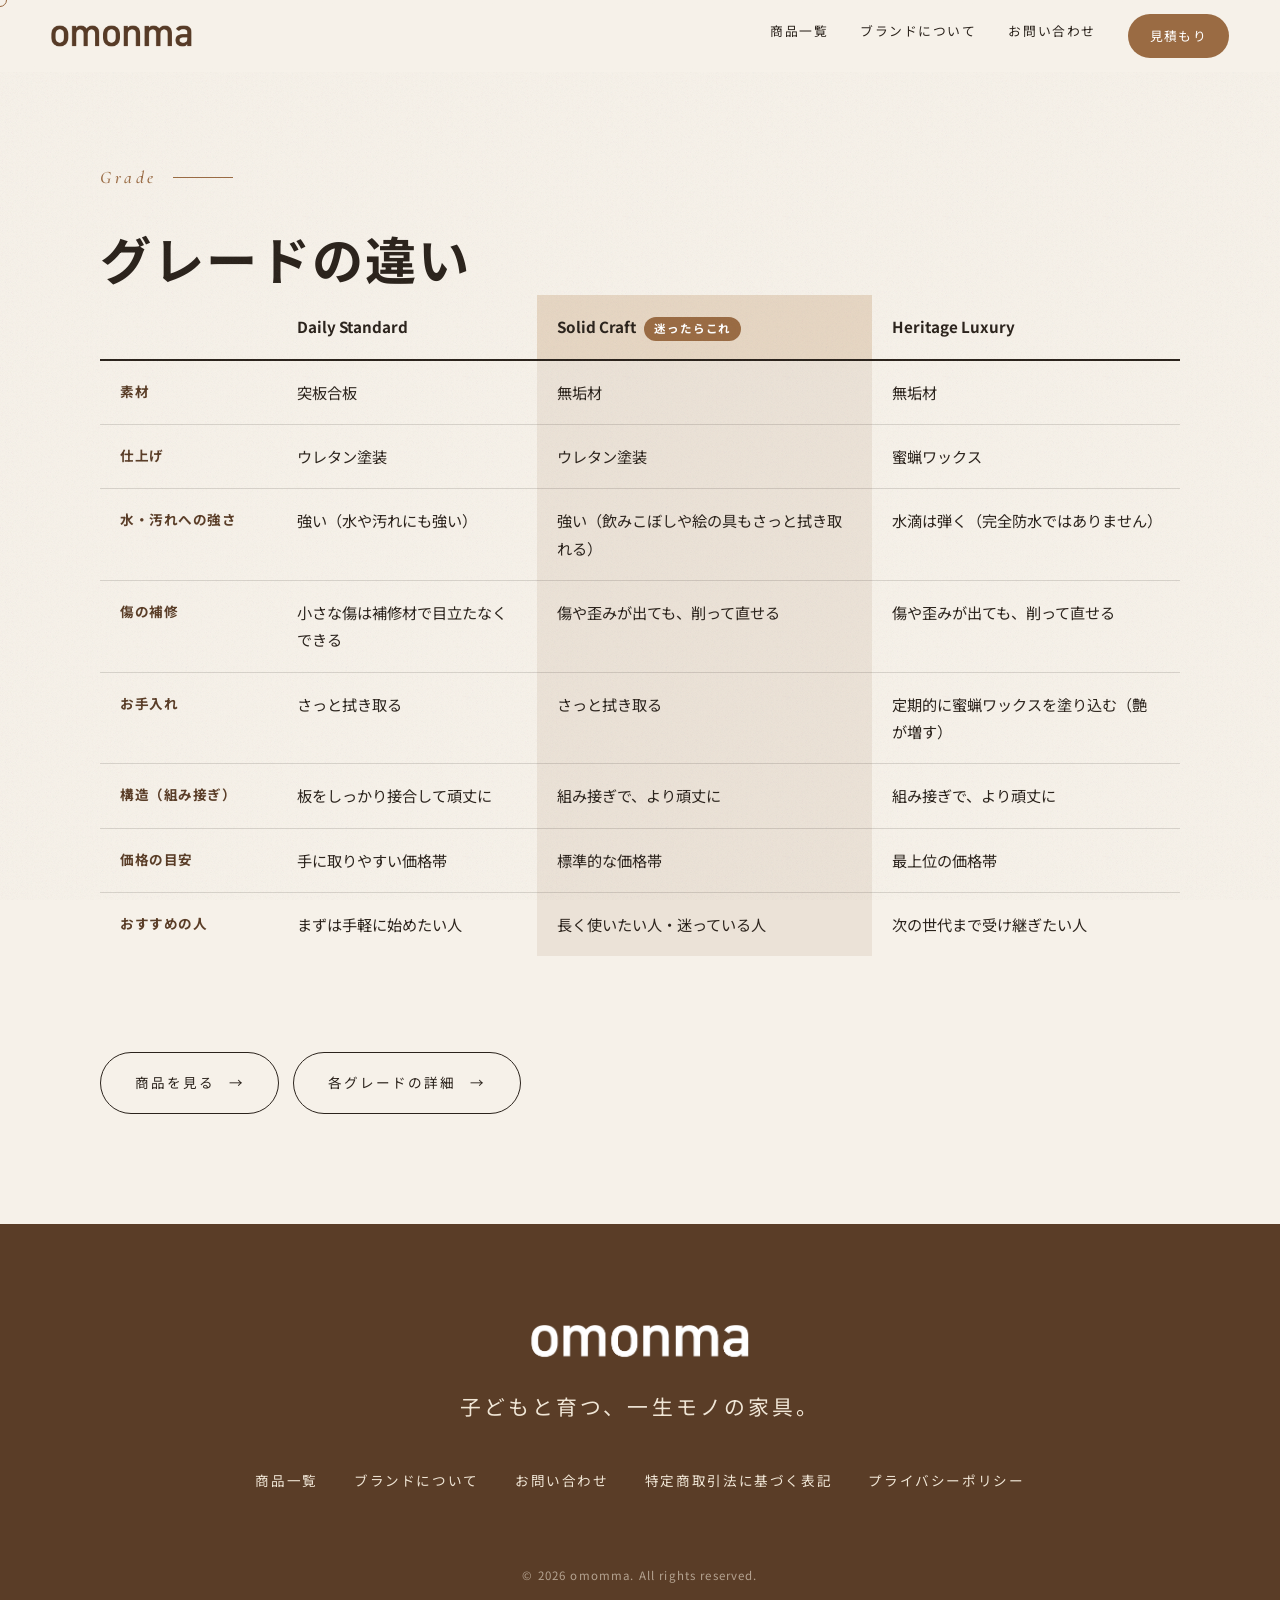
<file: grades.html>
<!DOCTYPE html>
<html lang="ja">
<head>
<meta charset="UTF-8">
<meta name="viewport" content="width=device-width, initial-scale=1.0, viewport-fit=cover">
<title>グレードの違い | omomma</title>
<link rel="preconnect" href="https://fonts.googleapis.com">
<link rel="preconnect" href="https://fonts.gstatic.com" crossorigin>
<link href="https://fonts.googleapis.com/css2?family=Noto+Sans+JP:wght@400;500;700&family=Cormorant+Garamond:ital,wght@0,500;1,500&display=swap" rel="stylesheet">
<link rel="stylesheet" href="style.css">
</head>
<body class="sub">
<div class="progress" id="progress"></div>
<div class="cursor" id="cursor"></div>
<header class="top solid" id="header">
  <a href="index.html" class="logo"><img class="lg lg-dark" src="images/logo-brown.png" alt="omomma"><img class="lg lg-light" src="images/logo-white.png" alt="" aria-hidden="true"></a>
  <nav>
    <a href="products.html">商品一覧</a>
    <a href="about.html">ブランドについて</a>
    <a href="https://omonma.jp/contact.html">お問い合わせ</a>
    <a href="https://omonma.jp/contact.html" class="nav-cta">見積もり</a>
  </nav>
  <button class="menu-btn" id="menuBtn" type="button" aria-label="メニュー" aria-expanded="false"><i></i><i></i></button>
</header>
<main class="pd">
  <div class="wrap">
    <div class="rv"><div class="label">Grade</div></div>
    <h1 class="pl-title rv">グレードの違い</h1>
    <div class="cmp-wrap rv">
<table class="cmp">
        <thead><tr><th></th><th>Daily Standard</th><th class="pick-col">Solid Craft<span class="pick">迷ったらこれ</span></th><th>Heritage Luxury</th></tr></thead>
        <tbody>
          <tr><th>素材</th><td>突板合板</td><td class="pick-col">無垢材</td><td>無垢材</td></tr>
          <tr><th>仕上げ</th><td>ウレタン塗装</td><td class="pick-col">ウレタン塗装</td><td>蜜蝋ワックス</td></tr>
          <tr><th>水・汚れへの強さ</th><td>強い（水や汚れにも強い）</td><td class="pick-col">強い（飲みこぼしや絵の具もさっと拭き取れる）</td><td>水滴は弾く（完全防水ではありません）</td></tr>
          <tr><th>傷の補修</th><td>小さな傷は補修材で目立たなくできる</td><td class="pick-col">傷や歪みが出ても、削って直せる</td><td>傷や歪みが出ても、削って直せる</td></tr>
          <tr><th>お手入れ</th><td>さっと拭き取る</td><td class="pick-col">さっと拭き取る</td><td>定期的に蜜蝋ワックスを塗り込む（艶が増す）</td></tr>
          <tr><th>構造（組み接ぎ）</th><td>板をしっかり接合して頑丈に</td><td class="pick-col">組み接ぎで、より頑丈に</td><td>組み接ぎで、より頑丈に</td></tr>
          <tr><th>価格の目安</th><td>手に取りやすい価格帯</td><td class="pick-col">標準的な価格帯</td><td>最上位の価格帯</td></tr>
          <tr><th>おすすめの人</th><td>まずは手軽に始めたい人</td><td class="pick-col">長く使いたい人・迷っている人</td><td>次の世代まで受け継ぎたい人</td></tr>
        </tbody>
      </table>
    </div>
    <div class="pd-actions rv" style="margin-top:60px">
      <a href="products.html" class="btn dark magnetic">商品を見る <span class="arr">→</span></a>
      <a href="index.html#grades" class="btn dark magnetic">各グレードの詳細 <span class="arr">→</span></a>
    </div>
  </div>
</main>
<footer>
  <div class="wrap rv">
    <div class="logo foot-logo"><img class="lg" src="images/logo-white.png" alt="omomma"></div>
    <p class="f-tag">子どもと育つ、一生モノの家具。</p>
    <div class="f-links">
      <a href="products.html">商品一覧</a>
      <a href="about.html">ブランドについて</a>
      <a href="https://omonma.jp/contact.html">お問い合わせ</a>
      <a href="tokushoho.html">特定商取引法に基づく表記</a>
      <a href="privacy.html">プライバシーポリシー</a>
    </div>
    <p class="copy">© 2026 omomma. All rights reserved.</p>
  </div>
</footer>
<script src="main.js"></script>
</body>
</html>
</file>
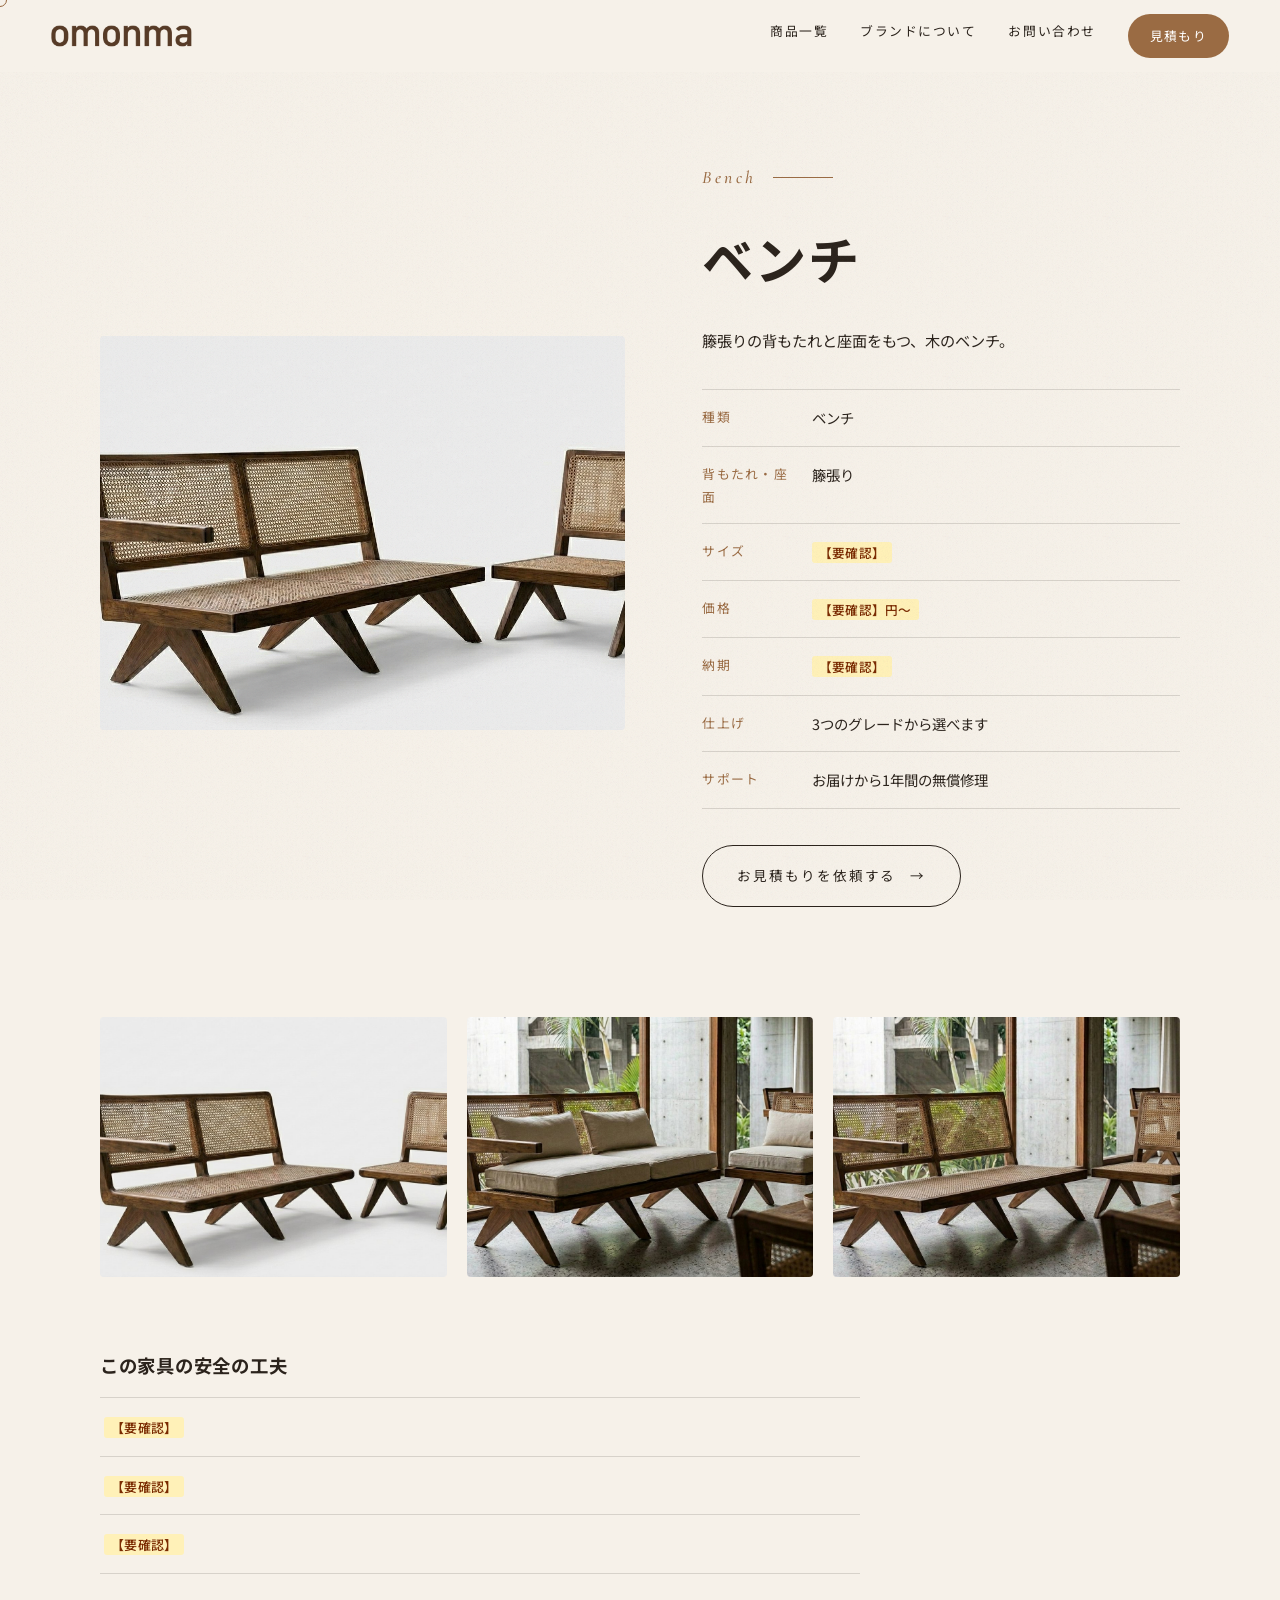
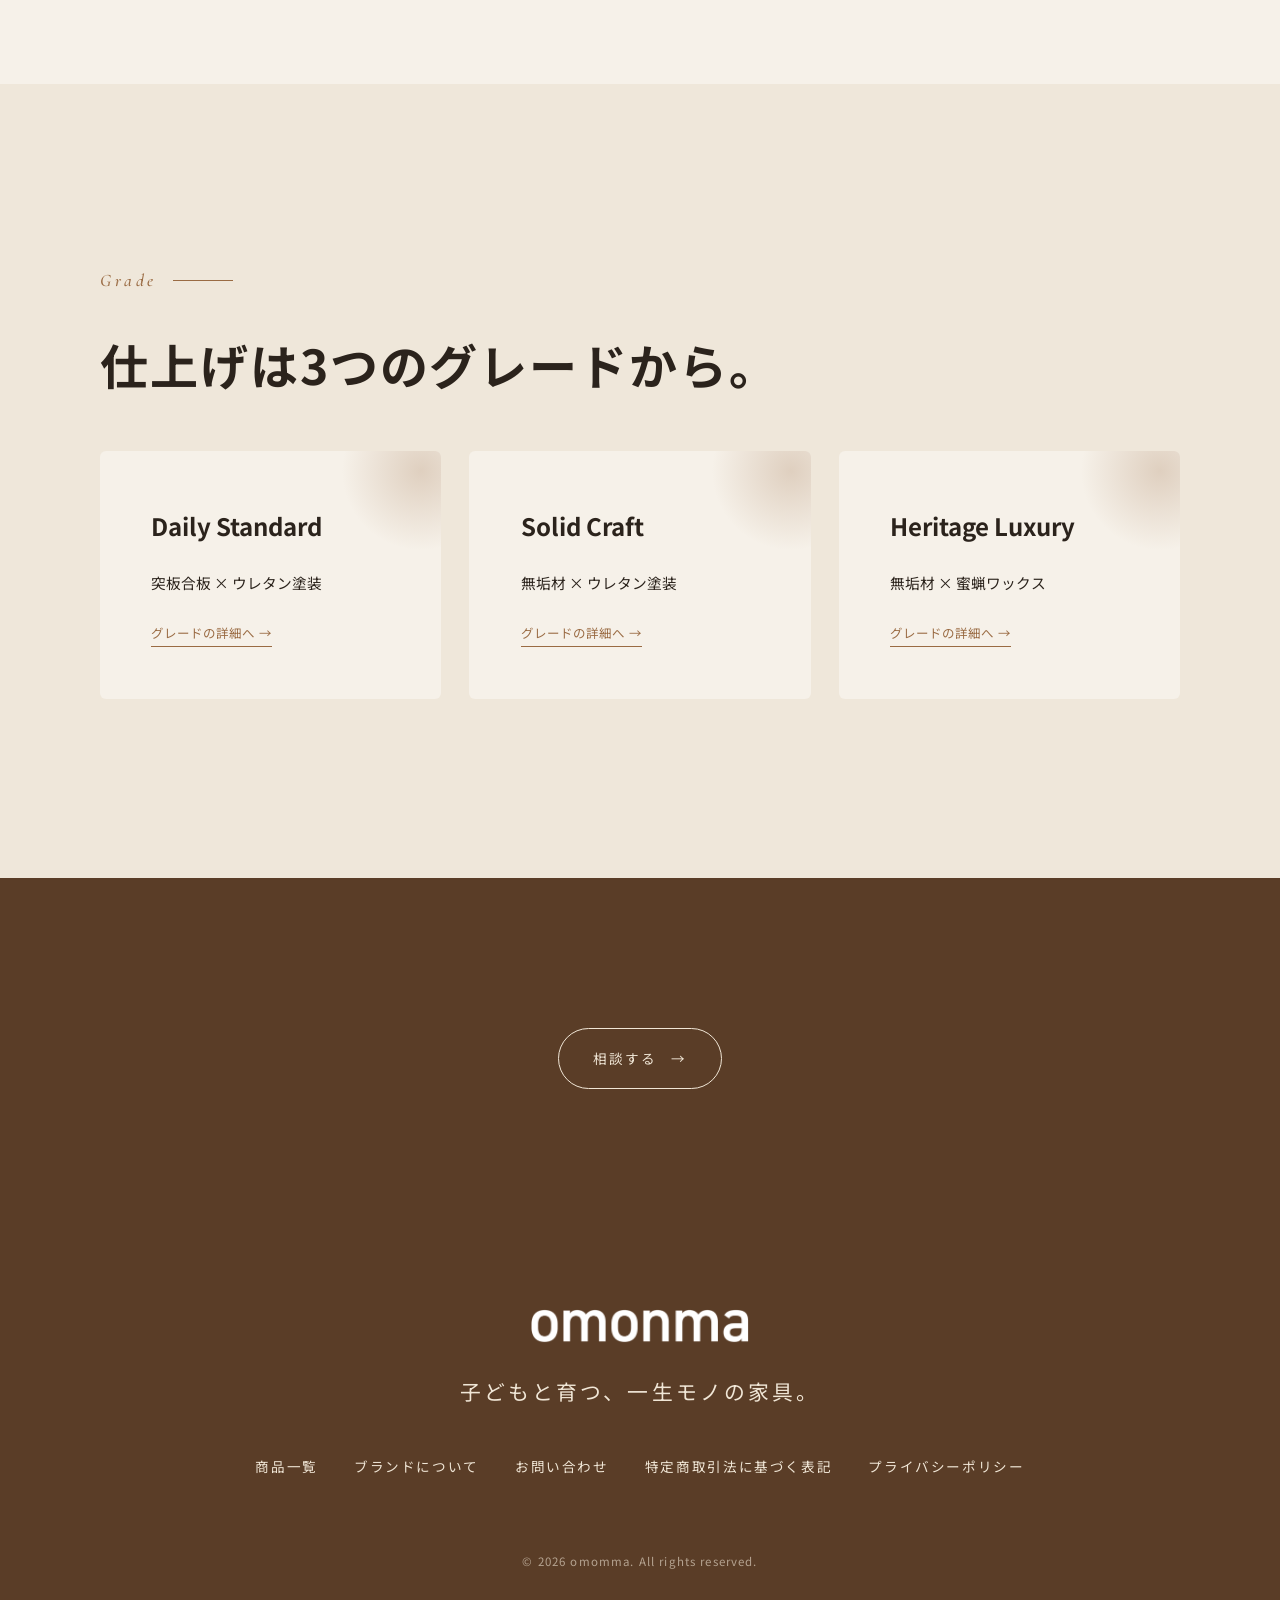
<file: item-bench.html>
<!DOCTYPE html>
<html lang="ja">
<head>
<meta charset="UTF-8">
<meta name="viewport" content="width=device-width, initial-scale=1.0, viewport-fit=cover">
<title>ベンチ | omomma</title>
<link rel="preconnect" href="https://fonts.googleapis.com">
<link rel="preconnect" href="https://fonts.gstatic.com" crossorigin>
<link href="https://fonts.googleapis.com/css2?family=Noto+Sans+JP:wght@400;500;700&family=Cormorant+Garamond:ital,wght@0,500;1,500&display=swap" rel="stylesheet">
<link rel="stylesheet" href="style.css">
</head>
<body class="sub">
<div class="progress" id="progress"></div>
<div class="cursor" id="cursor"></div>
<header class="top solid" id="header">
  <a href="index.html" class="logo"><img class="lg lg-dark" src="images/logo-brown.png" alt="omomma"><img class="lg lg-light" src="images/logo-white.png" alt="" aria-hidden="true"></a>
  <nav>
    <a href="products.html">商品一覧</a>
    <a href="about.html">ブランドについて</a>
    <a href="https://omonma.jp/contact.html">お問い合わせ</a>
    <a href="https://omonma.jp/contact.html" class="nav-cta">見積もり</a>
  </nav>
  <button class="menu-btn" id="menuBtn" type="button" aria-label="メニュー" aria-expanded="false"><i></i><i></i></button>
</header>
<main class="pd">
  <div class="wrap">
    <div class="pd-grid">
      <div class="pd-main rv"><img src="images/p07.jpg" decoding="async" alt="木とケーンのベンチと椅子"></div>
      <div id="heroText">
        <div class="label">Bench</div>
        <h1><span class="line"><span>ベンチ</span></span></h1>
        <p class="pd-desc fade" style="transition-delay:.3s">籐張りの背もたれと座面をもつ、木のベンチ。</p>
        <dl class="spec fade" style="transition-delay:.45s">
          <div><dt>種類</dt><dd>ベンチ</dd></div>
          <div><dt>背もたれ・座面</dt><dd>籐張り</dd></div>
          <div><dt>サイズ</dt><dd><span class="tbd">【要確認】</span></dd></div>
          <div><dt>価格</dt><dd><span class="tbd">【要確認】円〜</span></dd></div>
          <div><dt>納期</dt><dd><span class="tbd">【要確認】</span></dd></div>
          <div><dt>仕上げ</dt><dd>3つのグレードから選べます</dd></div>
          <div><dt>サポート</dt><dd>お届けから1年間の無償修理</dd></div>
        </dl>
        <div class="pd-actions fade" style="transition-delay:.6s">
          <a href="https://omonma.jp/contact.html" class="btn dark magnetic">お見積もりを依頼する <span class="arr">→</span></a>
        </div>
      </div>
    </div>
    <div class="pd-photos" style="grid-template-columns:repeat(3,1fr)">
      <figure class="rv"><img src="images/p08.jpg" loading="lazy" decoding="async" alt="深い色合いの木とケーンのベンチ"></figure>
      <figure class="rv"><img src="images/p05.jpg" loading="lazy" decoding="async" alt="ベンチと椅子のあるリビング"></figure>
      <figure class="rv"><img src="images/p06.jpg" loading="lazy" decoding="async" alt="ケーン張りの木のベンチと椅子"></figure>
    </div>
    <div class="safety-box rv">
      <h3>この家具の安全の工夫</h3>
      <!-- 【要確認】実際に採用している工夫だけを残すこと -->
      <ul>
        <li><span class="tbd">【要確認】</span></li>
        <li><span class="tbd">【要確認】</span></li>
        <li><span class="tbd">【要確認】</span></li>
      </ul>
    </div>
  </div>
</main>
<section class="others pad">
  <div class="wrap">
    <div class="rv"><div class="label">Grade</div></div>
    <h2 class="rv">仕上げは3つのグレードから。</h2>
    <div class="exp-grid three">
        <a class="exp-card rv" href="product-daily-standard.html">
          <h3>Daily Standard</h3>
          <p>突板合板 × ウレタン塗装</p>
          <span class="note">グレードの詳細へ →</span>
        </a>
        <a class="exp-card rv" href="product-solid-craft.html">
          <h3>Solid Craft</h3>
          <p>無垢材 × ウレタン塗装</p>
          <span class="note">グレードの詳細へ →</span>
        </a>
        <a class="exp-card rv" href="product-heritage-luxury.html">
          <h3>Heritage Luxury</h3>
          <p>無垢材 × 蜜蝋ワックス</p>
          <span class="note">グレードの詳細へ →</span>
        </a>
    </div>
  </div>
</section>
<section class="cta-band">
  <div class="wrap rv">
    <a href="https://omonma.jp/contact.html" class="btn magnetic">相談する <span class="arr">→</span></a>
  </div>
</section>
<footer>
  <div class="wrap rv">
    <div class="logo foot-logo"><img class="lg" src="images/logo-white.png" alt="omomma"></div>
    <p class="f-tag">子どもと育つ、一生モノの家具。</p>
    <div class="f-links">
      <a href="products.html">商品一覧</a>
      <a href="about.html">ブランドについて</a>
      <a href="https://omonma.jp/contact.html">お問い合わせ</a>
      <a href="tokushoho.html">特定商取引法に基づく表記</a>
      <a href="privacy.html">プライバシーポリシー</a>
    </div>
    <p class="copy">© 2026 omomma. All rights reserved.</p>
  </div>
</footer>
<script src="main.js"></script>
</body>
</html>
</file>
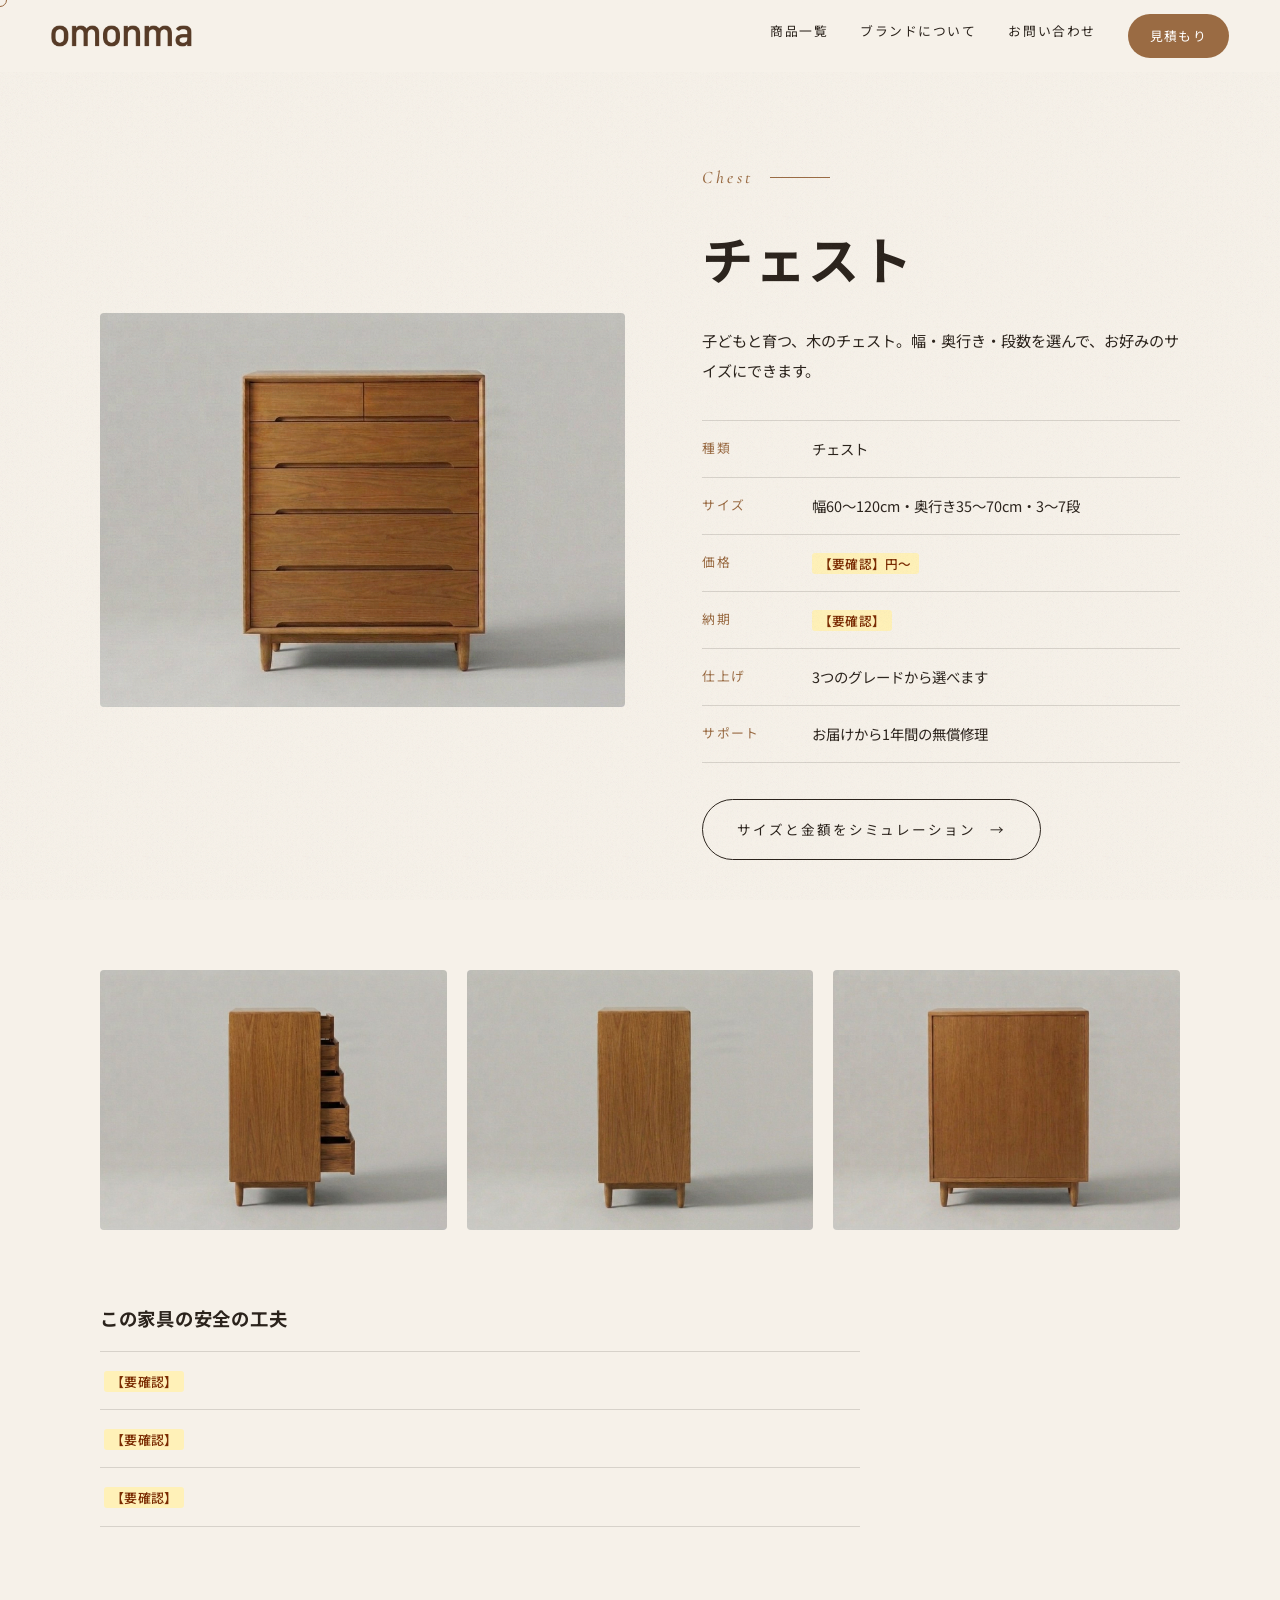
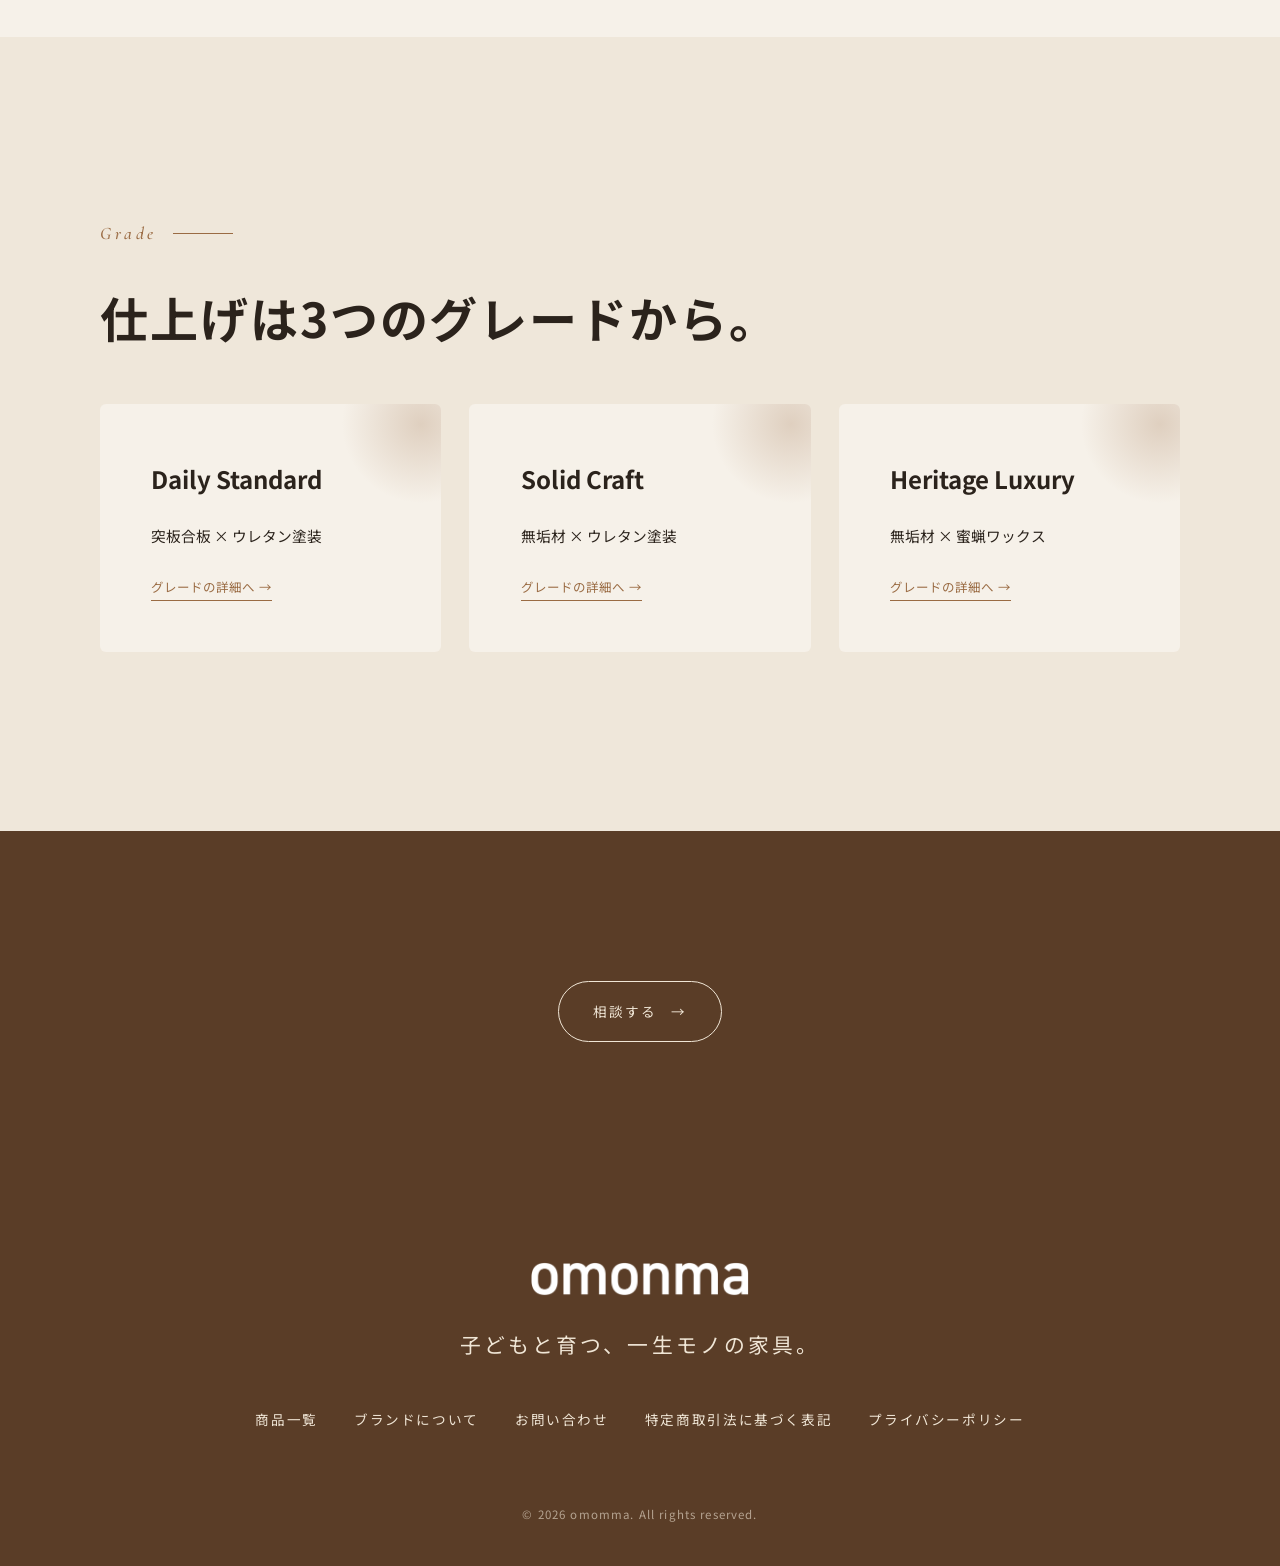
<file: item-chest.html>
<!DOCTYPE html>
<html lang="ja">
<head>
<meta charset="UTF-8">
<meta name="viewport" content="width=device-width, initial-scale=1.0, viewport-fit=cover">
<title>チェスト | omomma</title>
<link rel="preconnect" href="https://fonts.googleapis.com">
<link rel="preconnect" href="https://fonts.gstatic.com" crossorigin>
<link href="https://fonts.googleapis.com/css2?family=Noto+Sans+JP:wght@400;500;700&family=Cormorant+Garamond:ital,wght@0,500;1,500&display=swap" rel="stylesheet">
<link rel="stylesheet" href="style.css">
</head>
<body class="sub">
<div class="progress" id="progress"></div>
<div class="cursor" id="cursor"></div>
<header class="top solid" id="header">
  <a href="index.html" class="logo"><img class="lg lg-dark" src="images/logo-brown.png" alt="omomma"><img class="lg lg-light" src="images/logo-white.png" alt="" aria-hidden="true"></a>
  <nav>
    <a href="products.html">商品一覧</a>
    <a href="about.html">ブランドについて</a>
    <a href="https://omonma.jp/contact.html">お問い合わせ</a>
    <a href="https://omonma.jp/contact.html" class="nav-cta">見積もり</a>
  </nav>
  <button class="menu-btn" id="menuBtn" type="button" aria-label="メニュー" aria-expanded="false"><i></i><i></i></button>
</header>
<main class="pd">
  <div class="wrap">
    <div class="pd-grid">
      <div class="pd-main rv"><img src="images/p10.jpg" decoding="async" alt="木製チェストの正面"></div>
      <div id="heroText">
        <div class="label">Chest</div>
        <h1><span class="line"><span>チェスト</span></span></h1>
        <p class="pd-desc fade" style="transition-delay:.3s">子どもと育つ、木のチェスト。幅・奥行き・段数を選んで、お好みのサイズにできます。</p>
        <dl class="spec fade" style="transition-delay:.45s">
          <div><dt>種類</dt><dd>チェスト</dd></div>
          <div><dt>サイズ</dt><dd>幅60〜120cm・奥行き35〜70cm・3〜7段</dd></div>
          <div><dt>価格</dt><dd><span class="tbd">【要確認】円〜</span></dd></div>
          <div><dt>納期</dt><dd><span class="tbd">【要確認】</span></dd></div>
          <div><dt>仕上げ</dt><dd>3つのグレードから選べます</dd></div>
          <div><dt>サポート</dt><dd>お届けから1年間の無償修理</dd></div>
        </dl>
        <div class="pd-actions fade" style="transition-delay:.6s">
          <a href="simulator.html" class="btn dark magnetic">サイズと金額をシミュレーション <span class="arr">→</span></a>
        </div>
      </div>
    </div>
    <div class="pd-photos" style="grid-template-columns:repeat(3,1fr)">
      <figure class="rv"><img src="images/p11.jpg" loading="lazy" decoding="async" alt="引き出しを開けた木のチェスト"></figure>
      <figure class="rv"><img src="images/p13.jpg" loading="lazy" decoding="async" alt="木製チェストの側面"></figure>
      <figure class="rv"><img src="images/p12.jpg" loading="lazy" decoding="async" alt="木製チェストの背面"></figure>
    </div>
    <div class="safety-box rv">
      <h3>この家具の安全の工夫</h3>
      <!-- 【要確認】実際に採用している工夫だけを残すこと -->
      <ul>
        <li><span class="tbd">【要確認】</span></li>
        <li><span class="tbd">【要確認】</span></li>
        <li><span class="tbd">【要確認】</span></li>
      </ul>
    </div>
  </div>
</main>
<section class="others pad">
  <div class="wrap">
    <div class="rv"><div class="label">Grade</div></div>
    <h2 class="rv">仕上げは3つのグレードから。</h2>
    <div class="exp-grid three">
        <a class="exp-card rv" href="product-daily-standard.html">
          <h3>Daily Standard</h3>
          <p>突板合板 × ウレタン塗装</p>
          <span class="note">グレードの詳細へ →</span>
        </a>
        <a class="exp-card rv" href="product-solid-craft.html">
          <h3>Solid Craft</h3>
          <p>無垢材 × ウレタン塗装</p>
          <span class="note">グレードの詳細へ →</span>
        </a>
        <a class="exp-card rv" href="product-heritage-luxury.html">
          <h3>Heritage Luxury</h3>
          <p>無垢材 × 蜜蝋ワックス</p>
          <span class="note">グレードの詳細へ →</span>
        </a>
    </div>
  </div>
</section>
<section class="cta-band">
  <div class="wrap rv">
    <a href="https://omonma.jp/contact.html" class="btn magnetic">相談する <span class="arr">→</span></a>
  </div>
</section>
<footer>
  <div class="wrap rv">
    <div class="logo foot-logo"><img class="lg" src="images/logo-white.png" alt="omomma"></div>
    <p class="f-tag">子どもと育つ、一生モノの家具。</p>
    <div class="f-links">
      <a href="products.html">商品一覧</a>
      <a href="about.html">ブランドについて</a>
      <a href="https://omonma.jp/contact.html">お問い合わせ</a>
      <a href="tokushoho.html">特定商取引法に基づく表記</a>
      <a href="privacy.html">プライバシーポリシー</a>
    </div>
    <p class="copy">© 2026 omomma. All rights reserved.</p>
  </div>
</footer>
<script src="main.js"></script>
</body>
</html>
</file>
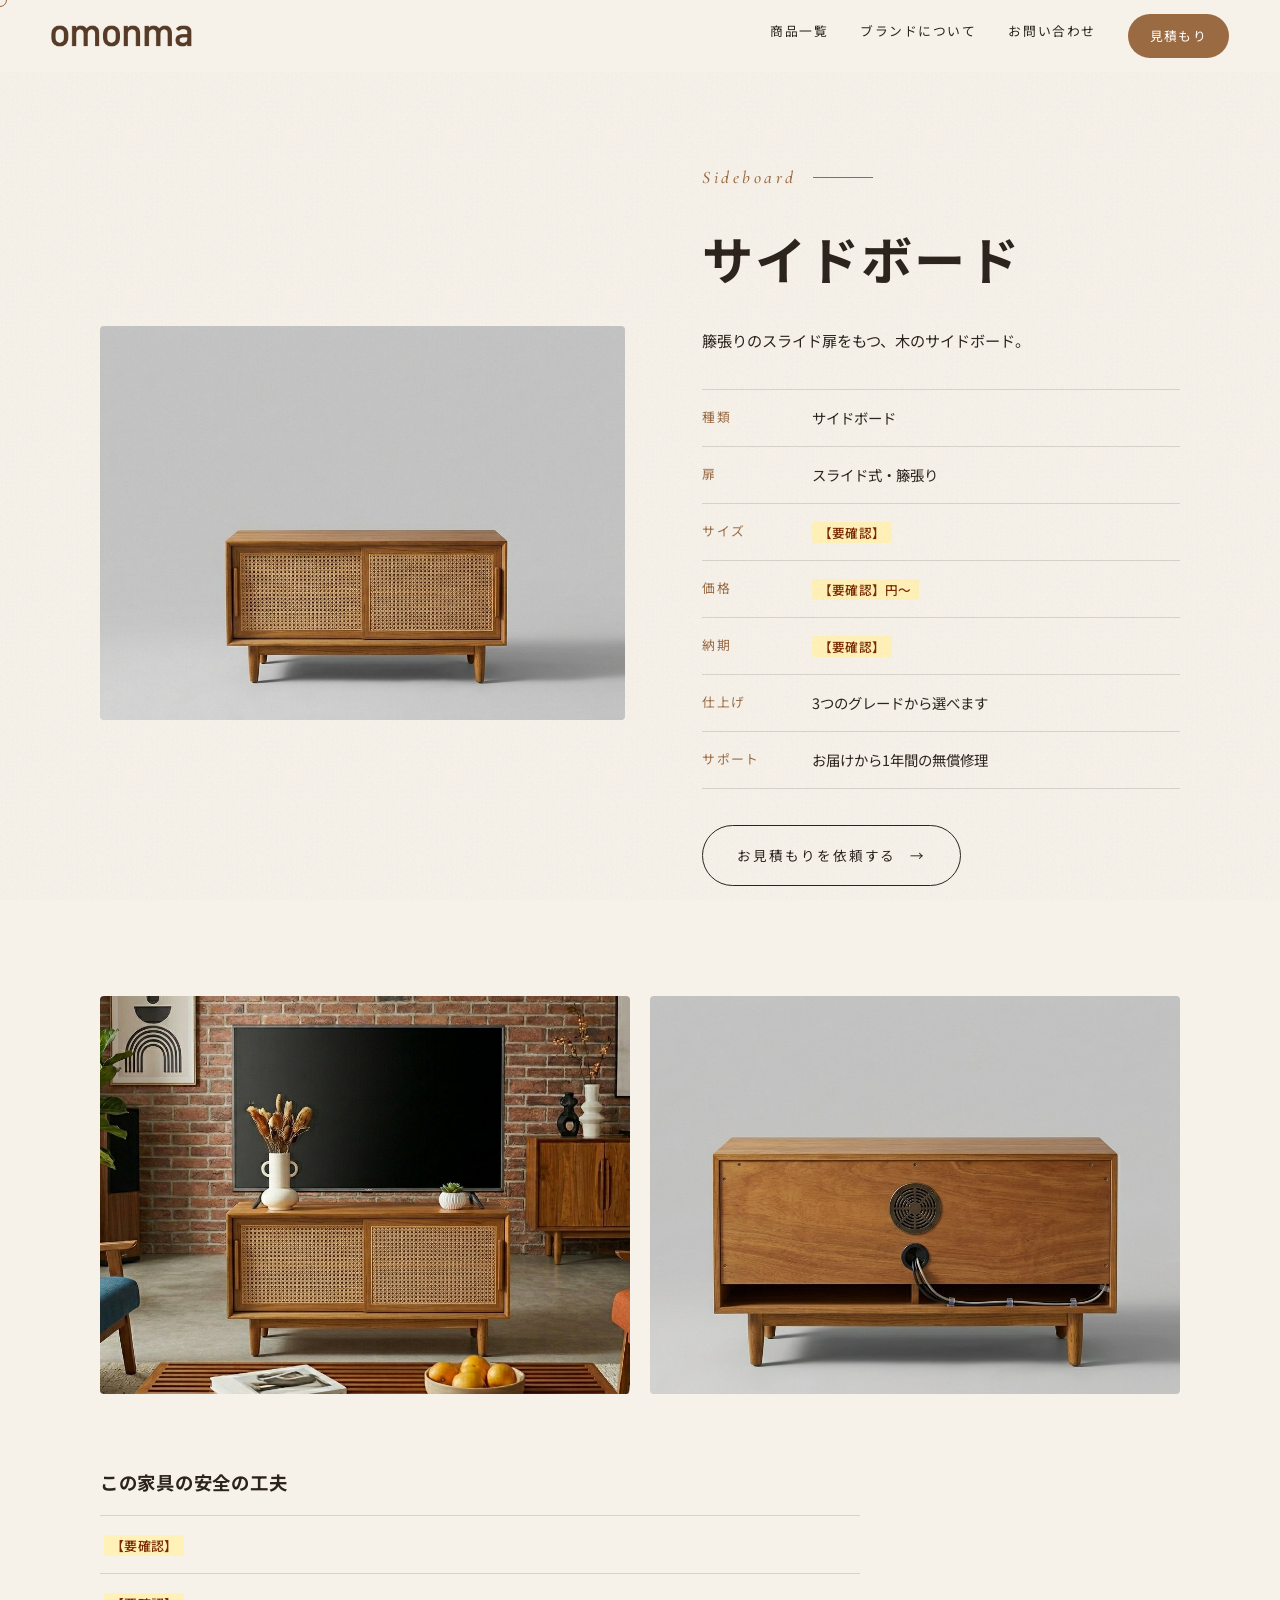
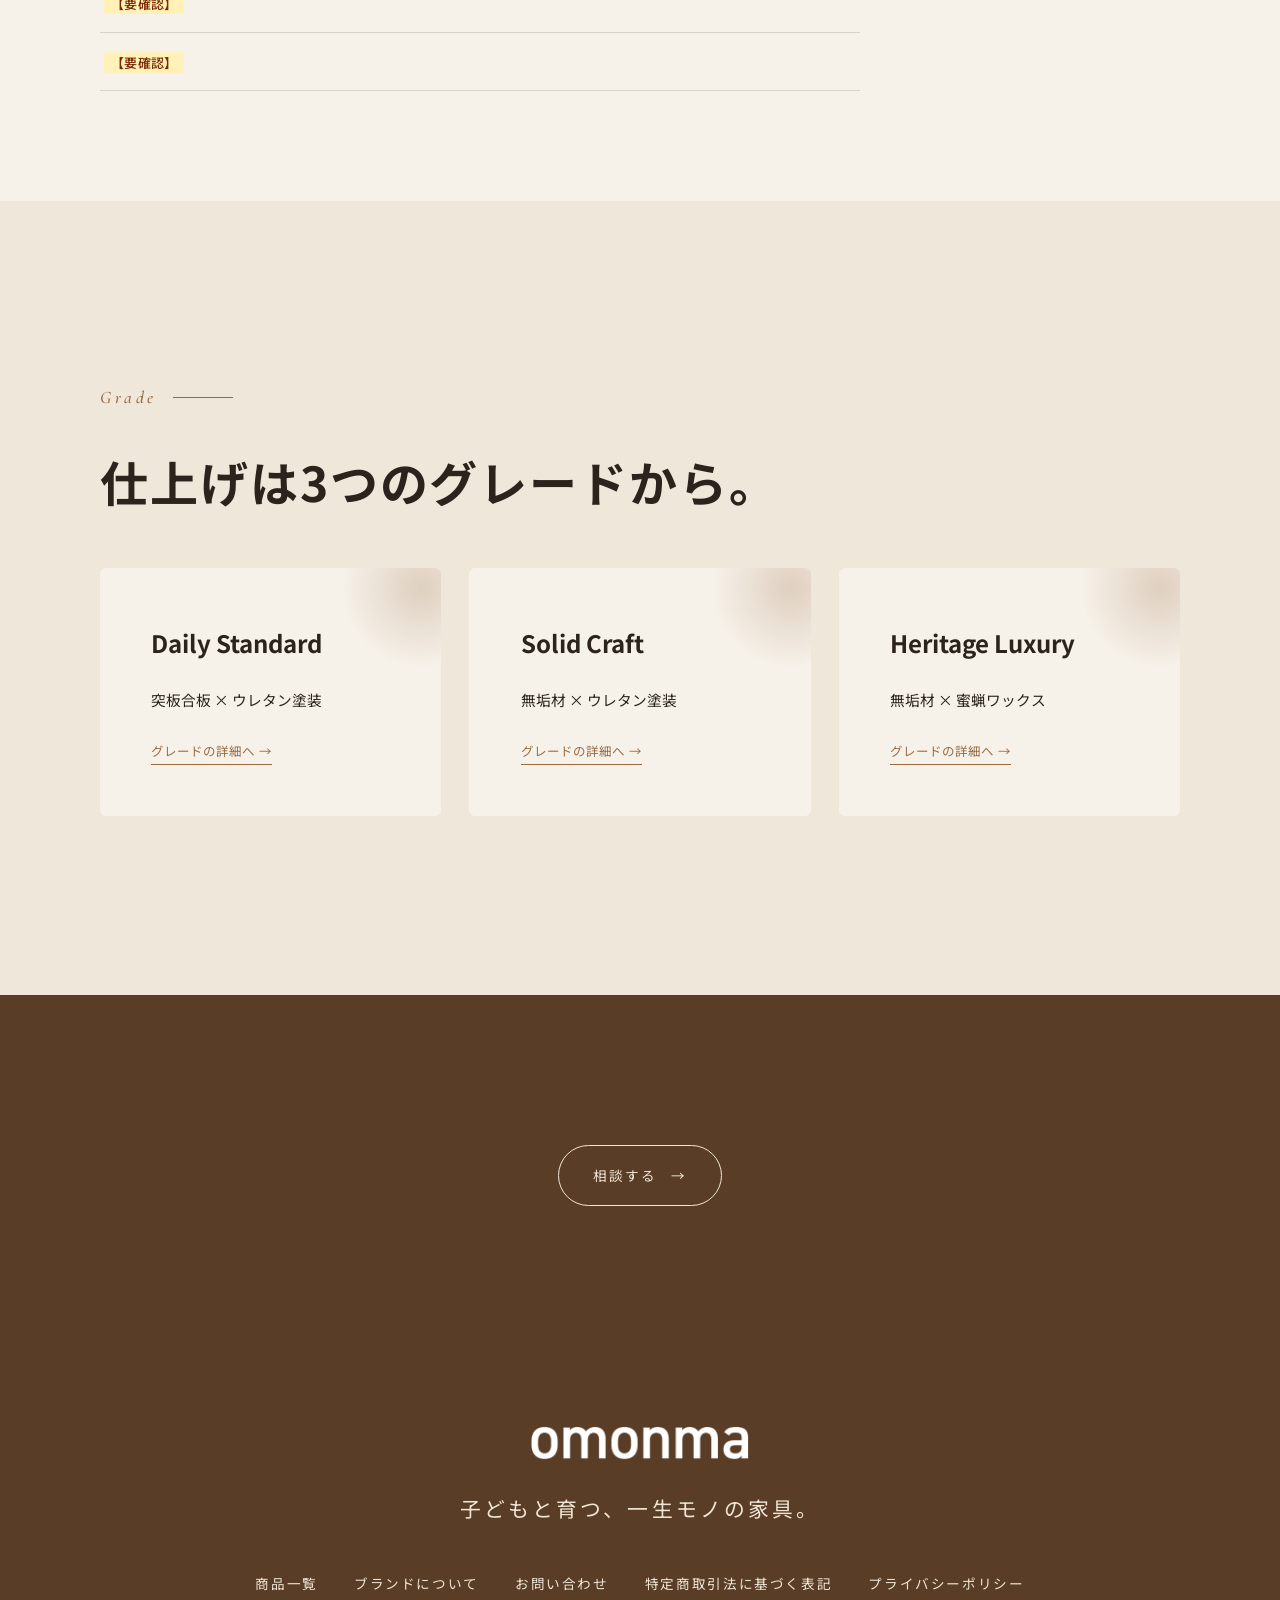
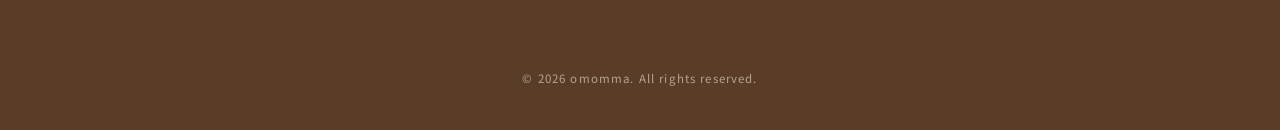
<file: item-sideboard.html>
<!DOCTYPE html>
<html lang="ja">
<head>
<meta charset="UTF-8">
<meta name="viewport" content="width=device-width, initial-scale=1.0, viewport-fit=cover">
<title>サイドボード | omomma</title>
<link rel="preconnect" href="https://fonts.googleapis.com">
<link rel="preconnect" href="https://fonts.gstatic.com" crossorigin>
<link href="https://fonts.googleapis.com/css2?family=Noto+Sans+JP:wght@400;500;700&family=Cormorant+Garamond:ital,wght@0,500;1,500&display=swap" rel="stylesheet">
<link rel="stylesheet" href="style.css">
</head>
<body class="sub">
<div class="progress" id="progress"></div>
<div class="cursor" id="cursor"></div>
<header class="top solid" id="header">
  <a href="index.html" class="logo"><img class="lg lg-dark" src="images/logo-brown.png" alt="omomma"><img class="lg lg-light" src="images/logo-white.png" alt="" aria-hidden="true"></a>
  <nav>
    <a href="products.html">商品一覧</a>
    <a href="about.html">ブランドについて</a>
    <a href="https://omonma.jp/contact.html">お問い合わせ</a>
    <a href="https://omonma.jp/contact.html" class="nav-cta">見積もり</a>
  </nav>
  <button class="menu-btn" id="menuBtn" type="button" aria-label="メニュー" aria-expanded="false"><i></i><i></i></button>
</header>
<main class="pd">
  <div class="wrap">
    <div class="pd-grid">
      <div class="pd-main rv"><img src="images/p02.jpg" decoding="async" alt="籐張りの扉をもつ木のサイドボード"></div>
      <div id="heroText">
        <div class="label">Sideboard</div>
        <h1><span class="line"><span>サイドボード</span></span></h1>
        <p class="pd-desc fade" style="transition-delay:.3s">籐張りのスライド扉をもつ、木のサイドボード。</p>
        <dl class="spec fade" style="transition-delay:.45s">
          <div><dt>種類</dt><dd>サイドボード</dd></div>
          <div><dt>扉</dt><dd>スライド式・籐張り</dd></div>
          <div><dt>サイズ</dt><dd><span class="tbd">【要確認】</span></dd></div>
          <div><dt>価格</dt><dd><span class="tbd">【要確認】円〜</span></dd></div>
          <div><dt>納期</dt><dd><span class="tbd">【要確認】</span></dd></div>
          <div><dt>仕上げ</dt><dd>3つのグレードから選べます</dd></div>
          <div><dt>サポート</dt><dd>お届けから1年間の無償修理</dd></div>
        </dl>
        <div class="pd-actions fade" style="transition-delay:.6s">
          <a href="https://omonma.jp/contact.html" class="btn dark magnetic">お見積もりを依頼する <span class="arr">→</span></a>
        </div>
      </div>
    </div>
    <div class="pd-photos" style="grid-template-columns:repeat(2,1fr)">
      <figure class="rv"><img src="images/p01.jpg" loading="lazy" decoding="async" alt="籐張りの扉をもつ木のサイドボードのあるリビング"></figure>
      <figure class="rv"><img src="images/p03.jpg" loading="lazy" decoding="async" alt="サイドボードの背面"></figure>
    </div>
    <div class="safety-box rv">
      <h3>この家具の安全の工夫</h3>
      <!-- 【要確認】実際に採用している工夫だけを残すこと -->
      <ul>
        <li><span class="tbd">【要確認】</span></li>
        <li><span class="tbd">【要確認】</span></li>
        <li><span class="tbd">【要確認】</span></li>
      </ul>
    </div>
  </div>
</main>
<section class="others pad">
  <div class="wrap">
    <div class="rv"><div class="label">Grade</div></div>
    <h2 class="rv">仕上げは3つのグレードから。</h2>
    <div class="exp-grid three">
        <a class="exp-card rv" href="product-daily-standard.html">
          <h3>Daily Standard</h3>
          <p>突板合板 × ウレタン塗装</p>
          <span class="note">グレードの詳細へ →</span>
        </a>
        <a class="exp-card rv" href="product-solid-craft.html">
          <h3>Solid Craft</h3>
          <p>無垢材 × ウレタン塗装</p>
          <span class="note">グレードの詳細へ →</span>
        </a>
        <a class="exp-card rv" href="product-heritage-luxury.html">
          <h3>Heritage Luxury</h3>
          <p>無垢材 × 蜜蝋ワックス</p>
          <span class="note">グレードの詳細へ →</span>
        </a>
    </div>
  </div>
</section>
<section class="cta-band">
  <div class="wrap rv">
    <a href="https://omonma.jp/contact.html" class="btn magnetic">相談する <span class="arr">→</span></a>
  </div>
</section>
<footer>
  <div class="wrap rv">
    <div class="logo foot-logo"><img class="lg" src="images/logo-white.png" alt="omomma"></div>
    <p class="f-tag">子どもと育つ、一生モノの家具。</p>
    <div class="f-links">
      <a href="products.html">商品一覧</a>
      <a href="about.html">ブランドについて</a>
      <a href="https://omonma.jp/contact.html">お問い合わせ</a>
      <a href="tokushoho.html">特定商取引法に基づく表記</a>
      <a href="privacy.html">プライバシーポリシー</a>
    </div>
    <p class="copy">© 2026 omomma. All rights reserved.</p>
  </div>
</footer>
<script src="main.js"></script>
</body>
</html>
</file>
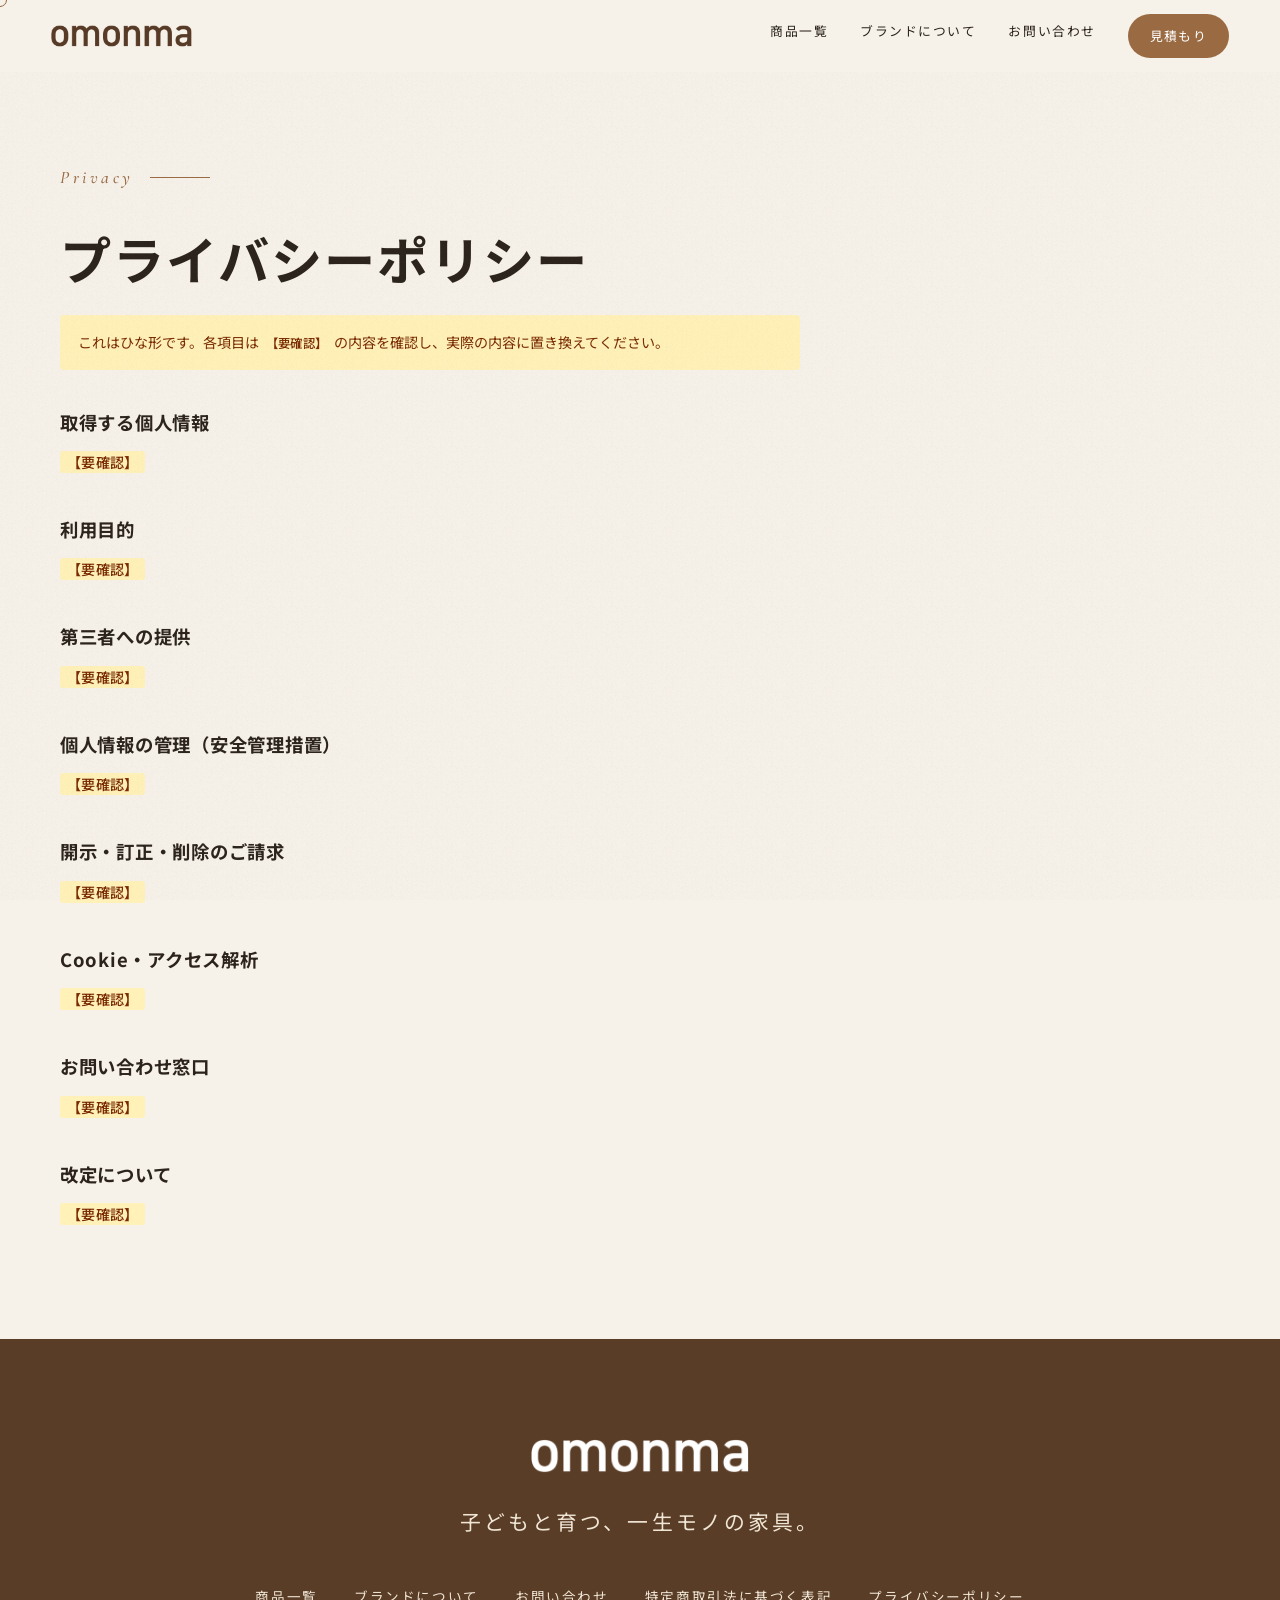
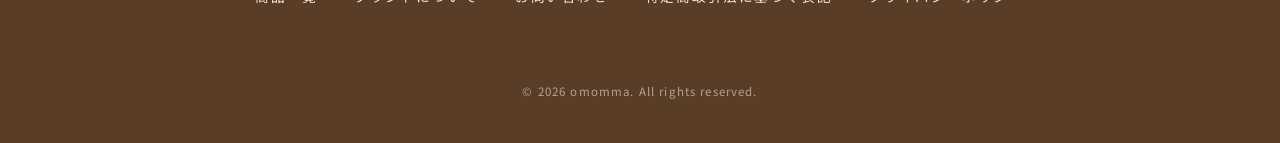
<file: privacy.html>
<!DOCTYPE html>
<html lang="ja">
<head>
<meta charset="UTF-8">
<meta name="viewport" content="width=device-width, initial-scale=1.0, viewport-fit=cover">
<title>プライバシーポリシー | omomma</title>
<link rel="preconnect" href="https://fonts.googleapis.com">
<link rel="preconnect" href="https://fonts.gstatic.com" crossorigin>
<link href="https://fonts.googleapis.com/css2?family=Noto+Sans+JP:wght@400;500;700&family=Cormorant+Garamond:ital,wght@0,500;1,500&display=swap" rel="stylesheet">
<link rel="stylesheet" href="style.css">
</head>
<body class="sub">
<div class="progress" id="progress"></div>
<div class="cursor" id="cursor"></div>
<header class="top solid" id="header">
  <a href="index.html" class="logo"><img class="lg lg-dark" src="images/logo-brown.png" alt="omomma"><img class="lg lg-light" src="images/logo-white.png" alt="" aria-hidden="true"></a>
  <nav>
    <a href="products.html">商品一覧</a>
    <a href="about.html">ブランドについて</a>
    <a href="https://omonma.jp/contact.html">お問い合わせ</a>
    <a href="https://omonma.jp/contact.html" class="nav-cta">見積もり</a>
  </nav>
  <button class="menu-btn" id="menuBtn" type="button" aria-label="メニュー" aria-expanded="false"><i></i><i></i></button>
</header>
<main class="pd legal">
  <div class="wrap">
    <div class="rv"><div class="label">Privacy</div></div>
    <h1 class="pl-title rv">プライバシーポリシー</h1>
    <p class="note-top">これはひな形です。各項目は<span class="tbd">【要確認】</span>の内容を確認し、実際の内容に置き換えてください。</p>
    <h2 class="rv">取得する個人情報</h2>
    <p class="rv"><span class="tbd">【要確認】</span></p>
    <h2 class="rv">利用目的</h2>
    <p class="rv"><span class="tbd">【要確認】</span></p>
    <h2 class="rv">第三者への提供</h2>
    <p class="rv"><span class="tbd">【要確認】</span></p>
    <h2 class="rv">個人情報の管理（安全管理措置）</h2>
    <p class="rv"><span class="tbd">【要確認】</span></p>
    <h2 class="rv">開示・訂正・削除のご請求</h2>
    <p class="rv"><span class="tbd">【要確認】</span></p>
    <h2 class="rv">Cookie・アクセス解析</h2>
    <p class="rv"><span class="tbd">【要確認】</span></p>
    <h2 class="rv">お問い合わせ窓口</h2>
    <p class="rv"><span class="tbd">【要確認】</span></p>
    <h2 class="rv">改定について</h2>
    <p class="rv"><span class="tbd">【要確認】</span></p>
  </div>
</main>
<footer>
  <div class="wrap rv">
    <div class="logo foot-logo"><img class="lg" src="images/logo-white.png" alt="omomma"></div>
    <p class="f-tag">子どもと育つ、一生モノの家具。</p>
    <div class="f-links">
      <a href="products.html">商品一覧</a>
      <a href="about.html">ブランドについて</a>
      <a href="https://omonma.jp/contact.html">お問い合わせ</a>
      <a href="tokushoho.html">特定商取引法に基づく表記</a>
      <a href="privacy.html">プライバシーポリシー</a>
    </div>
    <p class="copy">© 2026 omomma. All rights reserved.</p>
  </div>
</footer>
<script src="main.js"></script>
</body>
</html>
</file>
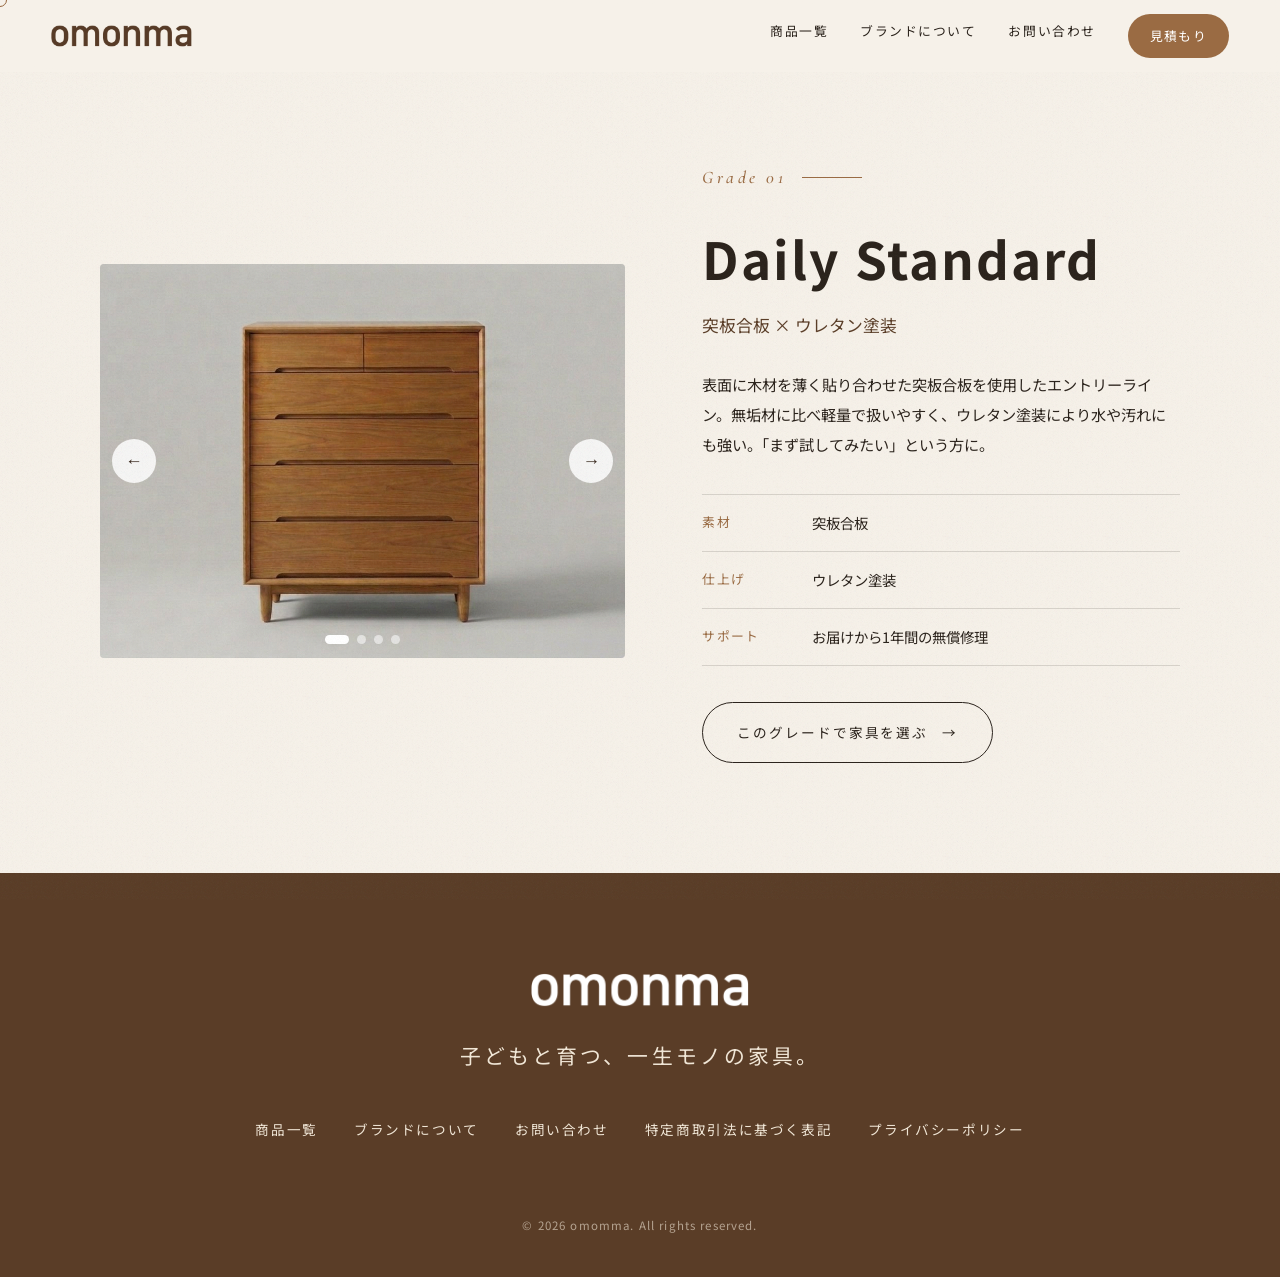
<file: product-daily-standard.html>
<!DOCTYPE html>
<html lang="ja">
<head>
<meta charset="UTF-8">
<meta name="viewport" content="width=device-width, initial-scale=1.0, viewport-fit=cover">
<title>Daily Standard・突板合板 × ウレタン塗装 | omomma</title>
<link rel="preconnect" href="https://fonts.googleapis.com">
<link rel="preconnect" href="https://fonts.gstatic.com" crossorigin>
<link href="https://fonts.googleapis.com/css2?family=Noto+Sans+JP:wght@400;500;700&family=Cormorant+Garamond:ital,wght@0,500;1,500&display=swap" rel="stylesheet">
<link rel="stylesheet" href="style.css">
</head>
<body class="sub">
<div class="progress" id="progress"></div>
<div class="cursor" id="cursor"></div>
<header class="top solid" id="header">
  <a href="index.html" class="logo"><img class="lg lg-dark" src="images/logo-brown.png" alt="omomma"><img class="lg lg-light" src="images/logo-white.png" alt="" aria-hidden="true"></a>
  <nav>
    <a href="products.html">商品一覧</a>
    <a href="about.html">ブランドについて</a>
    <a href="https://omonma.jp/contact.html">お問い合わせ</a>
    <a href="https://omonma.jp/contact.html" class="nav-cta">見積もり</a>
  </nav>
  <button class="menu-btn" id="menuBtn" type="button" aria-label="メニュー" aria-expanded="false"><i></i><i></i></button>
</header>
<main class="pd">
  <div class="wrap">
    <div class="pd-grid">
      <div class="pd-main rv slider" id="slider">
        <img class="sl on" src="images/p10.jpg" decoding="async" fetchpriority=high alt="木製チェストの正面">
        <img class="sl" src="images/p11.jpg" decoding="async" loading=lazy alt="引き出しを開けた木のチェスト">
        <img class="sl" src="images/p13.jpg" decoding="async" loading=lazy alt="木製チェストの側面">
        <img class="sl" src="images/p12.jpg" decoding="async" loading=lazy alt="木製チェストの背面">
        <button class="sl-btn prev" type="button" aria-label="前の写真">←</button>
        <button class="sl-btn next" type="button" aria-label="次の写真">→</button>
        <div class="sl-dots" id="slDots"></div>
      </div>
      <div id="heroText">
        <div class="label">Grade 01</div>
        <h1><span class="line"><span>Daily Standard</span></span></h1>
        <p class="pd-sub fade" style="transition-delay:.3s">突板合板 × ウレタン塗装</p>
        <p class="pd-desc fade" style="transition-delay:.45s">表面に木材を薄く貼り合わせた突板合板を使用したエントリーライン。無垢材に比べ軽量で扱いやすく、ウレタン塗装により水や汚れにも強い。「まず試してみたい」という方に。</p>
        <dl class="spec fade" style="transition-delay:.6s">
      <div><dt>素材</dt><dd>突板合板</dd></div>
      <div><dt>仕上げ</dt><dd>ウレタン塗装</dd></div>
      <div><dt>サポート</dt><dd>お届けから1年間の無償修理</dd></div>
        </dl>
        <div class="pd-actions fade" style="transition-delay:.75s">
          <a href="products.html" class="btn dark magnetic">このグレードで家具を選ぶ <span class="arr">→</span></a>
        </div>
      </div>
    </div>
  </div>
</main>
<footer>
  <div class="wrap rv">
    <div class="logo foot-logo"><img class="lg" src="images/logo-white.png" alt="omomma"></div>
    <p class="f-tag">子どもと育つ、一生モノの家具。</p>
    <div class="f-links">
      <a href="products.html">商品一覧</a>
      <a href="about.html">ブランドについて</a>
      <a href="https://omonma.jp/contact.html">お問い合わせ</a>
      <a href="tokushoho.html">特定商取引法に基づく表記</a>
      <a href="privacy.html">プライバシーポリシー</a>
    </div>
    <p class="copy">© 2026 omomma. All rights reserved.</p>
  </div>
</footer>
<script src="main.js"></script>
</body>
</html>
</file>
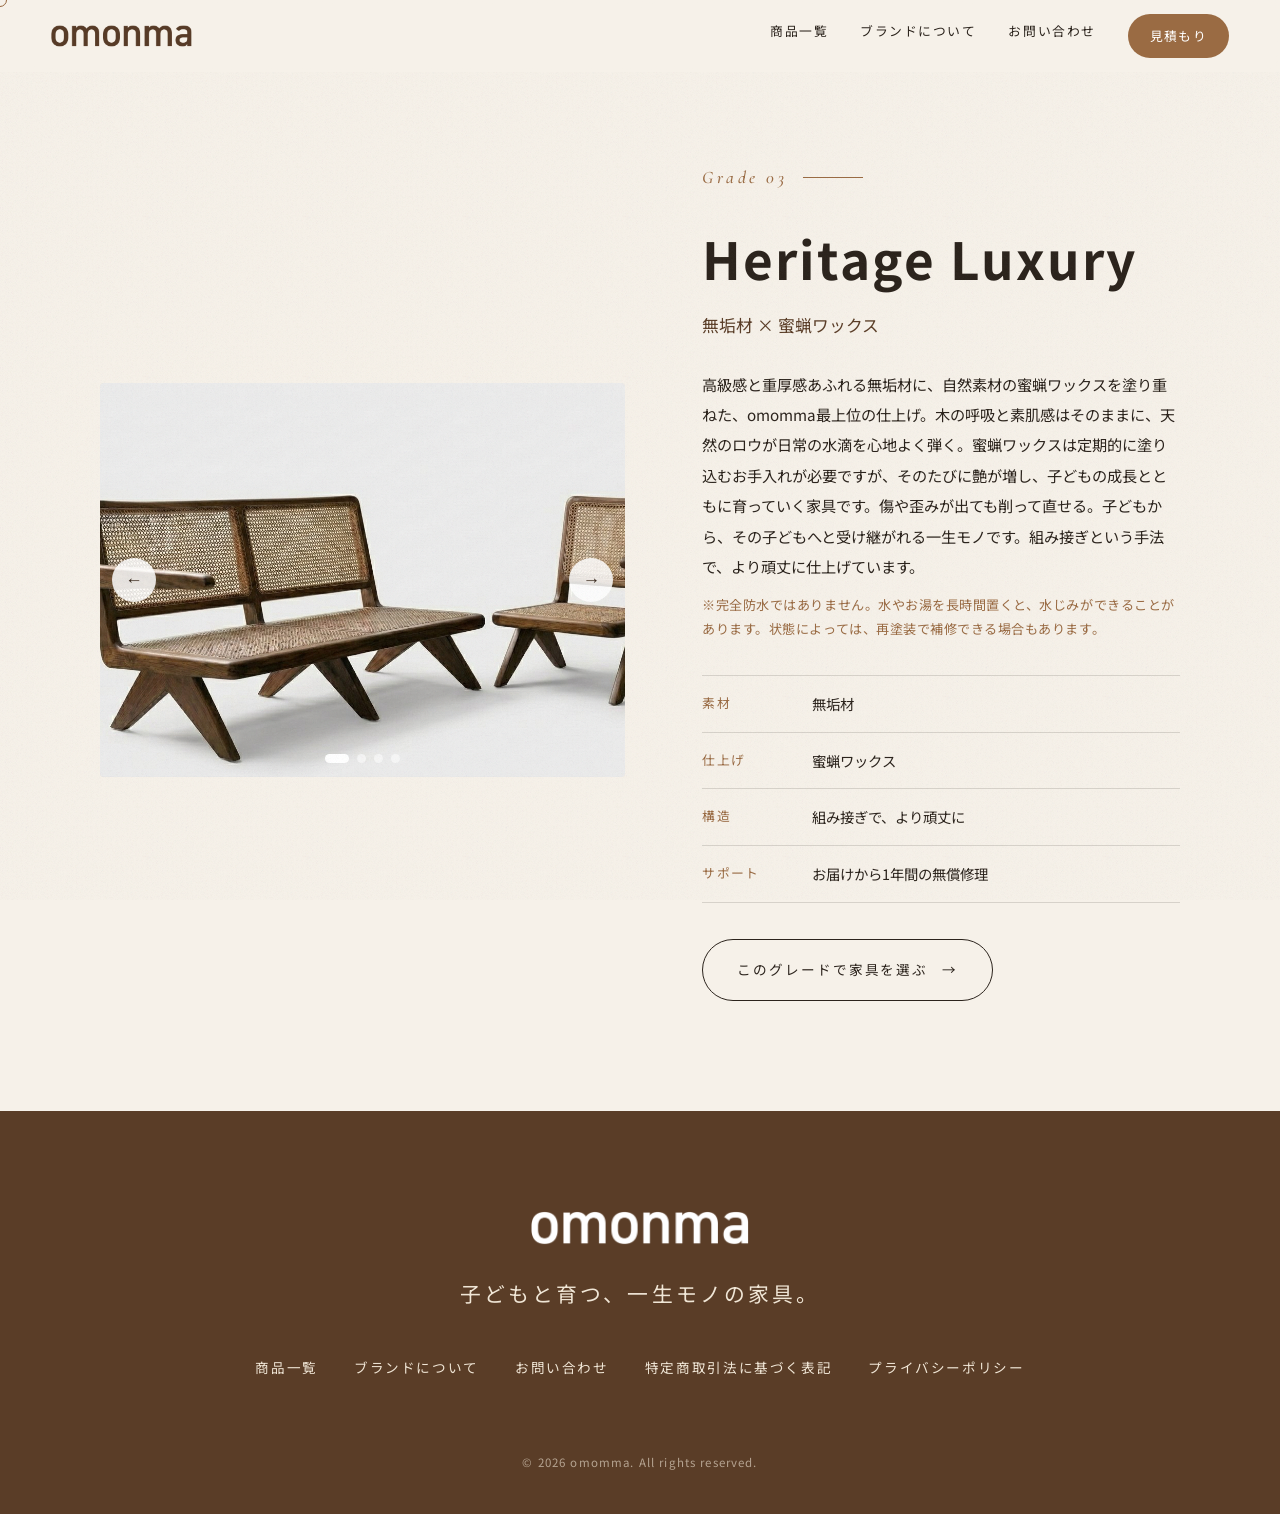
<file: product-heritage-luxury.html>
<!DOCTYPE html>
<html lang="ja">
<head>
<meta charset="UTF-8">
<meta name="viewport" content="width=device-width, initial-scale=1.0, viewport-fit=cover">
<title>Heritage Luxury・無垢材 × 蜜蝋ワックス | omomma</title>
<link rel="preconnect" href="https://fonts.googleapis.com">
<link rel="preconnect" href="https://fonts.gstatic.com" crossorigin>
<link href="https://fonts.googleapis.com/css2?family=Noto+Sans+JP:wght@400;500;700&family=Cormorant+Garamond:ital,wght@0,500;1,500&display=swap" rel="stylesheet">
<link rel="stylesheet" href="style.css">
</head>
<body class="sub">
<div class="progress" id="progress"></div>
<div class="cursor" id="cursor"></div>
<header class="top solid" id="header">
  <a href="index.html" class="logo"><img class="lg lg-dark" src="images/logo-brown.png" alt="omomma"><img class="lg lg-light" src="images/logo-white.png" alt="" aria-hidden="true"></a>
  <nav>
    <a href="products.html">商品一覧</a>
    <a href="about.html">ブランドについて</a>
    <a href="https://omonma.jp/contact.html">お問い合わせ</a>
    <a href="https://omonma.jp/contact.html" class="nav-cta">見積もり</a>
  </nav>
  <button class="menu-btn" id="menuBtn" type="button" aria-label="メニュー" aria-expanded="false"><i></i><i></i></button>
</header>
<main class="pd">
  <div class="wrap">
    <div class="pd-grid">
      <div class="pd-main rv slider" id="slider">
        <img class="sl on" src="images/p08.jpg" decoding="async" fetchpriority=high alt="深い色合いの木とケーンのベンチ">
        <img class="sl" src="images/p07.jpg" decoding="async" loading=lazy alt="木とケーンのベンチと椅子">
        <img class="sl" src="images/p05.jpg" decoding="async" loading=lazy alt="ベンチと椅子のあるリビング">
        <img class="sl" src="images/p06.jpg" decoding="async" loading=lazy alt="ケーン張りの木のベンチと椅子">
        <button class="sl-btn prev" type="button" aria-label="前の写真">←</button>
        <button class="sl-btn next" type="button" aria-label="次の写真">→</button>
        <div class="sl-dots" id="slDots"></div>
      </div>
      <div id="heroText">
        <div class="label">Grade 03</div>
        <h1><span class="line"><span>Heritage Luxury</span></span></h1>
        <p class="pd-sub fade" style="transition-delay:.3s">無垢材 × 蜜蝋ワックス</p>
        <p class="pd-desc fade" style="transition-delay:.45s">高級感と重厚感あふれる無垢材に、自然素材の蜜蝋ワックスを塗り重ねた、omomma最上位の仕上げ。木の呼吸と素肌感はそのままに、天然のロウが日常の水滴を心地よく弾く。蜜蝋ワックスは定期的に塗り込むお手入れが必要ですが、そのたびに艶が増し、子どもの成長とともに育っていく家具です。傷や歪みが出ても削って直せる。子どもから、その子どもへと受け継がれる一生モノです。組み接ぎという手法で、より頑丈に仕上げています。</p>
        <p class="wnote fade" style="transition-delay:.5s">※完全防水ではありません。水やお湯を長時間置くと、水じみができることがあります。状態によっては、再塗装で補修できる場合もあります。</p>
        <dl class="spec fade" style="transition-delay:.6s">
      <div><dt>素材</dt><dd>無垢材</dd></div>
      <div><dt>仕上げ</dt><dd>蜜蝋ワックス</dd></div>
      <div><dt>構造</dt><dd>組み接ぎで、より頑丈に</dd></div>
      <div><dt>サポート</dt><dd>お届けから1年間の無償修理</dd></div>
        </dl>
        <div class="pd-actions fade" style="transition-delay:.75s">
          <a href="products.html" class="btn dark magnetic">このグレードで家具を選ぶ <span class="arr">→</span></a>
        </div>
      </div>
    </div>
  </div>
</main>
<footer>
  <div class="wrap rv">
    <div class="logo foot-logo"><img class="lg" src="images/logo-white.png" alt="omomma"></div>
    <p class="f-tag">子どもと育つ、一生モノの家具。</p>
    <div class="f-links">
      <a href="products.html">商品一覧</a>
      <a href="about.html">ブランドについて</a>
      <a href="https://omonma.jp/contact.html">お問い合わせ</a>
      <a href="tokushoho.html">特定商取引法に基づく表記</a>
      <a href="privacy.html">プライバシーポリシー</a>
    </div>
    <p class="copy">© 2026 omomma. All rights reserved.</p>
  </div>
</footer>
<script src="main.js"></script>
</body>
</html>
</file>
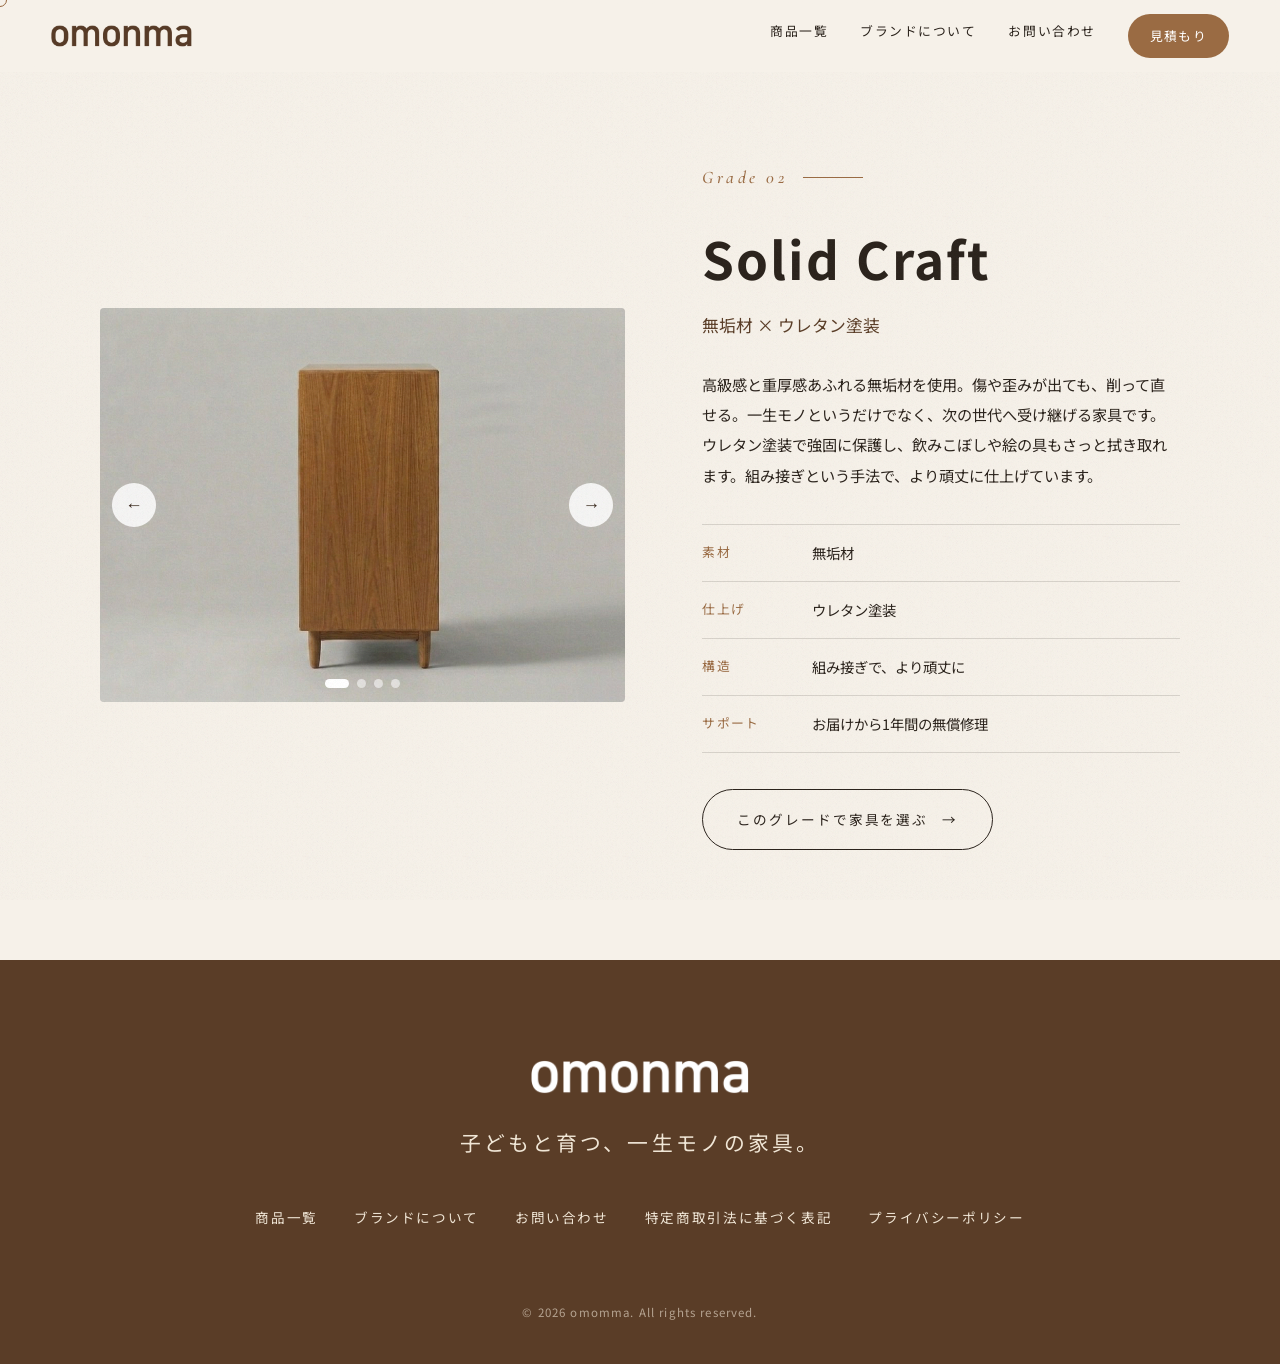
<file: product-solid-craft.html>
<!DOCTYPE html>
<html lang="ja">
<head>
<meta charset="UTF-8">
<meta name="viewport" content="width=device-width, initial-scale=1.0, viewport-fit=cover">
<title>Solid Craft・無垢材 × ウレタン塗装 | omomma</title>
<link rel="preconnect" href="https://fonts.googleapis.com">
<link rel="preconnect" href="https://fonts.gstatic.com" crossorigin>
<link href="https://fonts.googleapis.com/css2?family=Noto+Sans+JP:wght@400;500;700&family=Cormorant+Garamond:ital,wght@0,500;1,500&display=swap" rel="stylesheet">
<link rel="stylesheet" href="style.css">
</head>
<body class="sub">
<div class="progress" id="progress"></div>
<div class="cursor" id="cursor"></div>
<header class="top solid" id="header">
  <a href="index.html" class="logo"><img class="lg lg-dark" src="images/logo-brown.png" alt="omomma"><img class="lg lg-light" src="images/logo-white.png" alt="" aria-hidden="true"></a>
  <nav>
    <a href="products.html">商品一覧</a>
    <a href="about.html">ブランドについて</a>
    <a href="https://omonma.jp/contact.html">お問い合わせ</a>
    <a href="https://omonma.jp/contact.html" class="nav-cta">見積もり</a>
  </nav>
  <button class="menu-btn" id="menuBtn" type="button" aria-label="メニュー" aria-expanded="false"><i></i><i></i></button>
</header>
<main class="pd">
  <div class="wrap">
    <div class="pd-grid">
      <div class="pd-main rv slider" id="slider">
        <img class="sl on" src="images/p13.jpg" decoding="async" fetchpriority=high alt="木製チェストの側面の木目">
        <img class="sl" src="images/p11.jpg" decoding="async" loading=lazy alt="引き出しを開けた木のチェスト">
        <img class="sl" src="images/p02.jpg" decoding="async" loading=lazy alt="籐張りの扉をもつ木のサイドボード">
        <img class="sl" src="images/p01.jpg" decoding="async" loading=lazy alt="籐張りの扉をもつ木のサイドボードのあるリビング">
        <button class="sl-btn prev" type="button" aria-label="前の写真">←</button>
        <button class="sl-btn next" type="button" aria-label="次の写真">→</button>
        <div class="sl-dots" id="slDots"></div>
      </div>
      <div id="heroText">
        <div class="label">Grade 02</div>
        <h1><span class="line"><span>Solid Craft</span></span></h1>
        <p class="pd-sub fade" style="transition-delay:.3s">無垢材 × ウレタン塗装</p>
        <p class="pd-desc fade" style="transition-delay:.45s">高級感と重厚感あふれる無垢材を使用。傷や歪みが出ても、削って直せる。一生モノというだけでなく、次の世代へ受け継げる家具です。ウレタン塗装で強固に保護し、飲みこぼしや絵の具もさっと拭き取れます。組み接ぎという手法で、より頑丈に仕上げています。</p>
        <dl class="spec fade" style="transition-delay:.6s">
      <div><dt>素材</dt><dd>無垢材</dd></div>
      <div><dt>仕上げ</dt><dd>ウレタン塗装</dd></div>
      <div><dt>構造</dt><dd>組み接ぎで、より頑丈に</dd></div>
      <div><dt>サポート</dt><dd>お届けから1年間の無償修理</dd></div>
        </dl>
        <div class="pd-actions fade" style="transition-delay:.75s">
          <a href="products.html" class="btn dark magnetic">このグレードで家具を選ぶ <span class="arr">→</span></a>
        </div>
      </div>
    </div>
  </div>
</main>
<footer>
  <div class="wrap rv">
    <div class="logo foot-logo"><img class="lg" src="images/logo-white.png" alt="omomma"></div>
    <p class="f-tag">子どもと育つ、一生モノの家具。</p>
    <div class="f-links">
      <a href="products.html">商品一覧</a>
      <a href="about.html">ブランドについて</a>
      <a href="https://omonma.jp/contact.html">お問い合わせ</a>
      <a href="tokushoho.html">特定商取引法に基づく表記</a>
      <a href="privacy.html">プライバシーポリシー</a>
    </div>
    <p class="copy">© 2026 omomma. All rights reserved.</p>
  </div>
</footer>
<script src="main.js"></script>
</body>
</html>
</file>
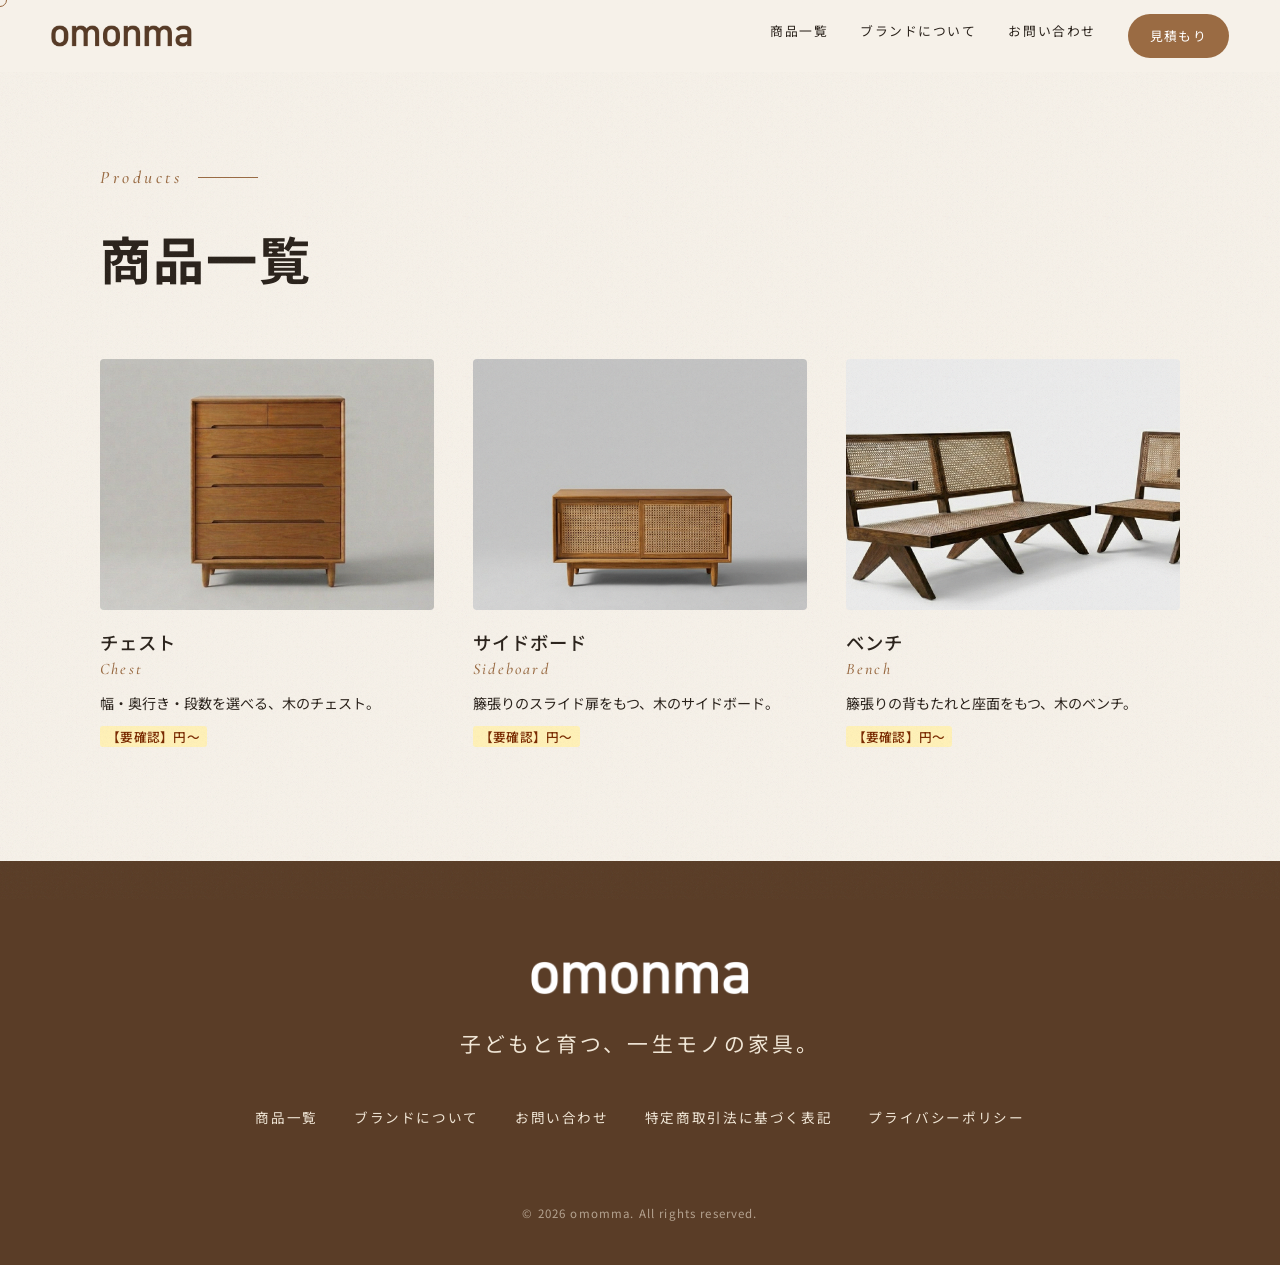
<file: products.html>
<!DOCTYPE html>
<html lang="ja">
<head>
<meta charset="UTF-8">
<meta name="viewport" content="width=device-width, initial-scale=1.0, viewport-fit=cover">
<title>商品一覧 | omomma</title>
<link rel="preconnect" href="https://fonts.googleapis.com">
<link rel="preconnect" href="https://fonts.gstatic.com" crossorigin>
<link href="https://fonts.googleapis.com/css2?family=Noto+Sans+JP:wght@400;500;700&family=Cormorant+Garamond:ital,wght@0,500;1,500&display=swap" rel="stylesheet">
<link rel="stylesheet" href="style.css">
</head>
<body class="sub">
<div class="progress" id="progress"></div>
<div class="cursor" id="cursor"></div>
<header class="top solid" id="header">
  <a href="index.html" class="logo"><img class="lg lg-dark" src="images/logo-brown.png" alt="omomma"><img class="lg lg-light" src="images/logo-white.png" alt="" aria-hidden="true"></a>
  <nav>
    <a href="products.html">商品一覧</a>
    <a href="about.html">ブランドについて</a>
    <a href="https://omonma.jp/contact.html">お問い合わせ</a>
    <a href="https://omonma.jp/contact.html" class="nav-cta">見積もり</a>
  </nav>
  <button class="menu-btn" id="menuBtn" type="button" aria-label="メニュー" aria-expanded="false"><i></i><i></i></button>
</header>
<main class="pd">
  <div class="wrap">
    <div class="rv"><div class="label">Products</div></div>
    <h1 class="pl-title rv">商品一覧</h1>
    <div class="prod-grid">
      <a class="prod rv" href="item-chest.html">
        <div class="prod-img"><img src="images/p10.jpg" loading="lazy" decoding="async" alt="木製チェストの正面"></div>
        <div class="prod-name">チェスト</div>
        <div class="prod-sub">Chest</div>
        <p class="prod-line">幅・奥行き・段数を選べる、木のチェスト。</p>
        <p class="prod-price"><span class="tbd">【要確認】円〜</span></p>
      </a>
      <a class="prod rv" href="item-sideboard.html">
        <div class="prod-img"><img src="images/p02.jpg" loading="lazy" decoding="async" alt="籐張りの扉をもつ木のサイドボード"></div>
        <div class="prod-name">サイドボード</div>
        <div class="prod-sub">Sideboard</div>
        <p class="prod-line">籐張りのスライド扉をもつ、木のサイドボード。</p>
        <p class="prod-price"><span class="tbd">【要確認】円〜</span></p>
      </a>
      <a class="prod rv" href="item-bench.html">
        <div class="prod-img"><img src="images/p07.jpg" loading="lazy" decoding="async" alt="木とケーンのベンチと椅子"></div>
        <div class="prod-name">ベンチ</div>
        <div class="prod-sub">Bench</div>
        <p class="prod-line">籐張りの背もたれと座面をもつ、木のベンチ。</p>
        <p class="prod-price"><span class="tbd">【要確認】円〜</span></p>
      </a>
    </div>
  </div>
</main>
<footer>
  <div class="wrap rv">
    <div class="logo foot-logo"><img class="lg" src="images/logo-white.png" alt="omomma"></div>
    <p class="f-tag">子どもと育つ、一生モノの家具。</p>
    <div class="f-links">
      <a href="products.html">商品一覧</a>
      <a href="about.html">ブランドについて</a>
      <a href="https://omonma.jp/contact.html">お問い合わせ</a>
      <a href="tokushoho.html">特定商取引法に基づく表記</a>
      <a href="privacy.html">プライバシーポリシー</a>
    </div>
    <p class="copy">© 2026 omomma. All rights reserved.</p>
  </div>
</footer>
<script src="main.js"></script>
</body>
</html>
</file>
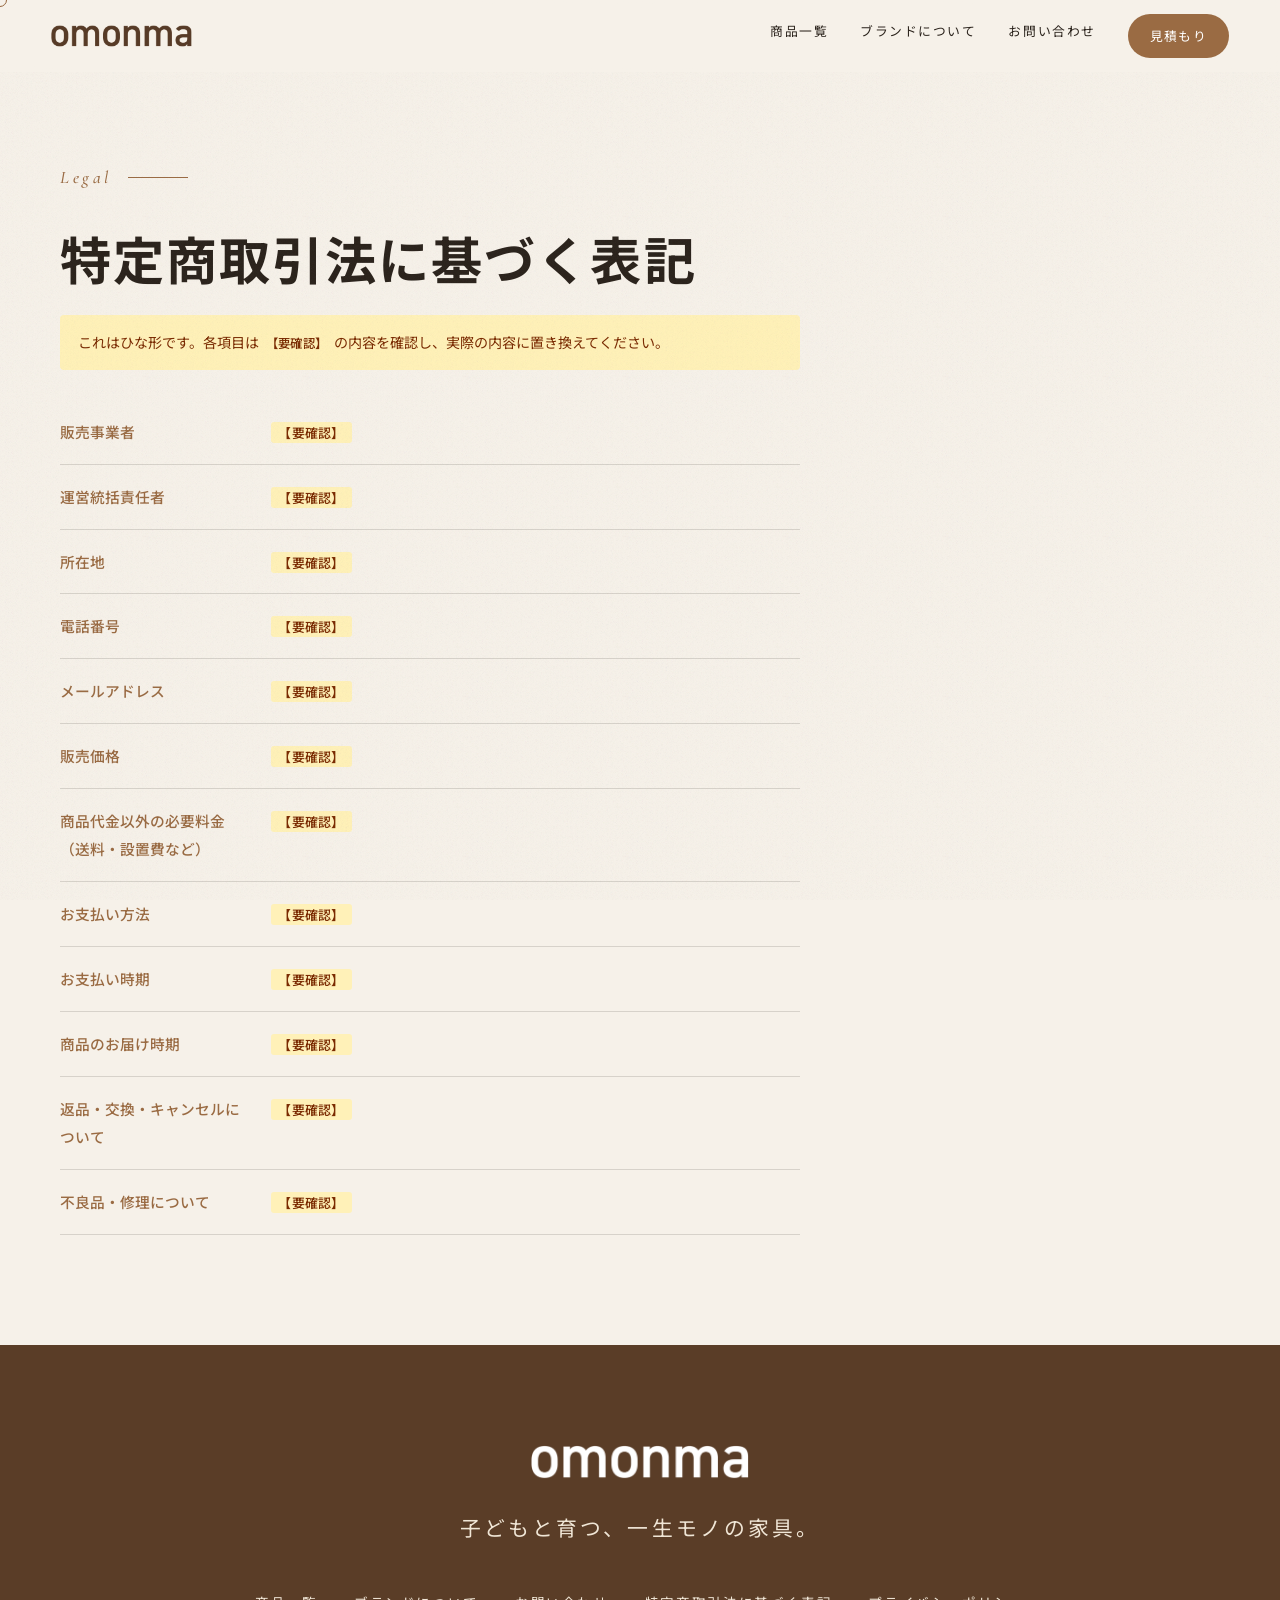
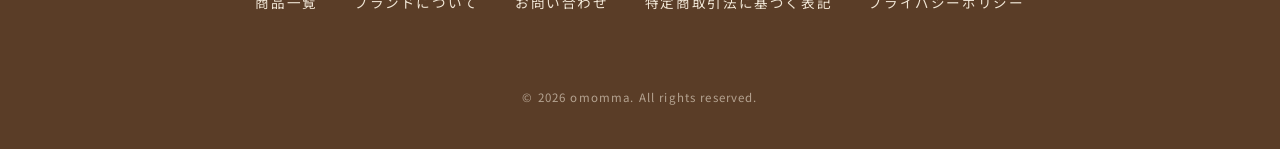
<file: tokushoho.html>
<!DOCTYPE html>
<html lang="ja">
<head>
<meta charset="UTF-8">
<meta name="viewport" content="width=device-width, initial-scale=1.0, viewport-fit=cover">
<title>特定商取引法に基づく表記 | omomma</title>
<link rel="preconnect" href="https://fonts.googleapis.com">
<link rel="preconnect" href="https://fonts.gstatic.com" crossorigin>
<link href="https://fonts.googleapis.com/css2?family=Noto+Sans+JP:wght@400;500;700&family=Cormorant+Garamond:ital,wght@0,500;1,500&display=swap" rel="stylesheet">
<link rel="stylesheet" href="style.css">
</head>
<body class="sub">
<div class="progress" id="progress"></div>
<div class="cursor" id="cursor"></div>
<header class="top solid" id="header">
  <a href="index.html" class="logo"><img class="lg lg-dark" src="images/logo-brown.png" alt="omomma"><img class="lg lg-light" src="images/logo-white.png" alt="" aria-hidden="true"></a>
  <nav>
    <a href="products.html">商品一覧</a>
    <a href="about.html">ブランドについて</a>
    <a href="https://omonma.jp/contact.html">お問い合わせ</a>
    <a href="https://omonma.jp/contact.html" class="nav-cta">見積もり</a>
  </nav>
  <button class="menu-btn" id="menuBtn" type="button" aria-label="メニュー" aria-expanded="false"><i></i><i></i></button>
</header>
<main class="pd legal">
  <div class="wrap">
    <div class="rv"><div class="label">Legal</div></div>
    <h1 class="pl-title rv">特定商取引法に基づく表記</h1>
    <p class="note-top">これはひな形です。各項目は<span class="tbd">【要確認】</span>の内容を確認し、実際の内容に置き換えてください。</p>
    <dl class="rv">
      <div><dt>販売事業者</dt><dd><span class="tbd">【要確認】</span></dd></div>
      <div><dt>運営統括責任者</dt><dd><span class="tbd">【要確認】</span></dd></div>
      <div><dt>所在地</dt><dd><span class="tbd">【要確認】</span></dd></div>
      <div><dt>電話番号</dt><dd><span class="tbd">【要確認】</span></dd></div>
      <div><dt>メールアドレス</dt><dd><span class="tbd">【要確認】</span></dd></div>
      <div><dt>販売価格</dt><dd><span class="tbd">【要確認】</span></dd></div>
      <div><dt>商品代金以外の必要料金（送料・設置費など）</dt><dd><span class="tbd">【要確認】</span></dd></div>
      <div><dt>お支払い方法</dt><dd><span class="tbd">【要確認】</span></dd></div>
      <div><dt>お支払い時期</dt><dd><span class="tbd">【要確認】</span></dd></div>
      <div><dt>商品のお届け時期</dt><dd><span class="tbd">【要確認】</span></dd></div>
      <div><dt>返品・交換・キャンセルについて</dt><dd><span class="tbd">【要確認】</span></dd></div>
      <div><dt>不良品・修理について</dt><dd><span class="tbd">【要確認】</span></dd></div>
    </dl>
  </div>
</main>
<footer>
  <div class="wrap rv">
    <div class="logo foot-logo"><img class="lg" src="images/logo-white.png" alt="omomma"></div>
    <p class="f-tag">子どもと育つ、一生モノの家具。</p>
    <div class="f-links">
      <a href="products.html">商品一覧</a>
      <a href="about.html">ブランドについて</a>
      <a href="https://omonma.jp/contact.html">お問い合わせ</a>
      <a href="tokushoho.html">特定商取引法に基づく表記</a>
      <a href="privacy.html">プライバシーポリシー</a>
    </div>
    <p class="copy">© 2026 omomma. All rights reserved.</p>
  </div>
</footer>
<script src="main.js"></script>
</body>
</html>
</file>
<file: style.css>
/* ===== 色やフォントはここで変更できます ===== */
:root{
  --bg:#f6f1e9;        /* 背景（生成り） */
  --ink:#2b231c;       /* 文字色 */
  --wood:#9a6b43;      /* アクセント（木の色） */
  --wood-dark:#5a3d27;
  --line:rgba(43,35,28,.15);
  --serif:'Noto Sans JP',sans-serif;
  --sans:'Noto Sans JP',sans-serif;
  --en:'Cormorant Garamond',serif;
  --ease:cubic-bezier(.22,1,.36,1);
}
*{margin:0;padding:0;box-sizing:border-box}
html{scroll-behavior:smooth}
body{background:var(--bg);color:var(--ink);font-family:var(--sans);font-weight:400;line-height:2;overflow-x:hidden;-webkit-font-smoothing:antialiased}
img{display:block;width:100%;height:100%;object-fit:cover;background:#d9cdbd}
a{color:inherit;text-decoration:none}

/* 紙のような質感 */
body::after{content:"";position:fixed;inset:0;pointer-events:none;z-index:90;opacity:.06;
  background-image:url("data:image/svg+xml,%3Csvg xmlns='http://www.w3.org/2000/svg' width='160' height='160'%3E%3Cfilter id='n'%3E%3CfeTurbulence baseFrequency='.8' numOctaves='2'/%3E%3C/filter%3E%3Crect width='100%25' height='100%25' filter='url(%23n)'/%3E%3C/svg%3E")}

/* ===== 進捗バー・カーソル ===== */
.progress{position:fixed;top:0;left:0;height:2px;width:100%;background:var(--wood);transform:scaleX(0);transform-origin:left;z-index:120}
.cursor{position:fixed;top:0;left:0;width:14px;height:14px;border:1px solid var(--wood);border-radius:50%;pointer-events:none;z-index:150;transition:width .3s var(--ease),height .3s var(--ease),background .3s,margin .3s var(--ease);margin:-7px 0 0 -7px;mix-blend-mode:multiply}
.cursor.big{width:64px;height:64px;margin:-32px 0 0 -32px;background:rgba(154,107,67,.18)}
@media (hover:none){.cursor{display:none}}

/* ===== ヘッダー ===== */
header{position:fixed;top:0;left:0;right:0;z-index:100;display:flex;justify-content:space-between;align-items:center;padding:22px clamp(20px,4vw,56px);transition:transform .6s var(--ease),background .4s,padding .4s}
header.hide{transform:translateY(-100%)}
header.solid{background:rgba(246,241,233,.85);backdrop-filter:blur(14px);padding-top:14px;padding-bottom:14px;color:var(--ink)}
header.top{color:#fff}
.logo{font-family:var(--en);font-size:1.7rem;letter-spacing:.18em;position:relative;z-index:2}
nav{display:flex;gap:32px;font-size:.8rem;letter-spacing:.12em}
nav a{position:relative;padding:4px 0}
nav a::after{content:"";position:absolute;left:0;bottom:0;width:100%;height:1px;background:currentColor;transform:scaleX(0);transform-origin:right;transition:transform .5s var(--ease)}
nav a:hover::after{transform:scaleX(1);transform-origin:left}
.menu-btn{display:none}
header.open{color:var(--ink);background:transparent;backdrop-filter:none}
body.menu-open{overflow:hidden}
@media(max-width:700px){
  .logo{font-size:1.5rem}
  .menu-btn{display:block;width:44px;height:44px;margin-right:-10px;background:none;border:0;color:inherit;cursor:pointer;position:relative;z-index:2}
  .menu-btn i{position:absolute;left:11px;right:11px;height:1.5px;background:currentColor;transition:transform .5s var(--ease),top .5s var(--ease)}
  .menu-btn i:nth-child(1){top:17px}
  .menu-btn i:nth-child(2){top:26px}
  header.open .menu-btn i:nth-child(1){top:21px;transform:rotate(45deg)}
  header.open .menu-btn i:nth-child(2){top:21px;transform:rotate(-45deg)}
  nav{position:fixed;inset:0;z-index:1;background:var(--bg);color:var(--ink);flex-direction:column;justify-content:center;align-items:center;gap:30px;font-size:1.05rem;letter-spacing:.14em;opacity:0;pointer-events:none;transition:opacity .5s var(--ease)}
  header.open nav{opacity:1;pointer-events:auto}
}

/* ===== ヒーロー ===== */
.hero{position:relative;height:100svh;min-height:600px;overflow:hidden;color:#fff;display:flex;align-items:flex-end}
.hero-img{position:absolute;inset:-8% 0;will-change:transform}
.hero-img img{animation:zoom 14s ease-out forwards;transform:scale(1.18)}
@keyframes zoom{to{transform:scale(1)}}
.hero::before{content:"";position:absolute;inset:0;background:linear-gradient(to top,rgba(20,12,6,.7),rgba(20,12,6,.05) 60%);z-index:1}
.hero-text{position:relative;z-index:2;padding:0 clamp(20px,6vw,90px) clamp(60px,10vh,110px);max-width:1100px}
.hero h1{font-family:var(--serif);font-weight:700;font-size:clamp(2.2rem,6.4vw,5.2rem);line-height:1.35;letter-spacing:.04em}
.hero p{margin-top:24px;font-size:clamp(.9rem,1.5vw,1.05rem);letter-spacing:.08em}
.line{display:block;overflow:hidden;padding-bottom:.08em}
.line>span{display:block;transform:translateY(110%);transition:transform 1.2s var(--ease)}
.in .line>span,.line.in>span{transform:none}
.line:nth-child(2)>span{transition-delay:.12s}
.line:nth-child(3)>span{transition-delay:.24s}
.fade{opacity:0;transform:translateY(24px);transition:opacity 1.2s var(--ease),transform 1.2s var(--ease)}
.in .fade,.fade.in{opacity:1;transform:none}
.btn{display:inline-flex;align-items:center;gap:14px;margin-top:36px;padding:16px 34px;border:1px solid currentColor;border-radius:100px;font-size:.85rem;letter-spacing:.14em;position:relative;overflow:hidden;transition:color .5s var(--ease),border-color .5s}
.btn::before{content:"";position:absolute;inset:0;background:#fff;transform:translateY(101%);transition:transform .6s var(--ease);z-index:-1;border-radius:inherit}
.btn:hover{color:var(--ink)}
.btn:hover::before{transform:none}
.btn span.arr{display:inline-block;transition:transform .5s var(--ease)}
.btn:hover .arr{transform:translateX(6px)}
.scroll-hint{position:absolute;right:clamp(20px,4vw,56px);bottom:40px;z-index:2;writing-mode:vertical-rl;font-family:var(--en);letter-spacing:.3em;font-size:.8rem;display:flex;align-items:center;gap:14px}
.scroll-hint i{width:1px;height:70px;background:rgba(255,255,255,.3);position:relative;overflow:hidden}
.scroll-hint i::after{content:"";position:absolute;left:0;top:-100%;width:100%;height:100%;background:#fff;animation:drip 2s var(--ease) infinite}
@keyframes drip{to{top:100%}}

/* ===== 共通 ===== */
section{position:relative}
.wrap{max-width:1200px;margin:0 auto;padding:0 clamp(20px,5vw,60px)}
.label{font-family:var(--en);font-style:italic;font-size:1.1rem;letter-spacing:.2em;color:var(--wood);display:flex;align-items:center;gap:16px;margin-bottom:28px}
.label::after{content:"";height:1px;width:60px;background:var(--wood);transform:scaleX(0);transform-origin:left;transition:transform 1.2s var(--ease) .3s}
.in .label::after,.label.in::after{transform:scaleX(1)}
h2{font-family:var(--serif);font-weight:700;font-size:clamp(1.7rem,4vw,3rem);line-height:1.6;letter-spacing:.04em}
.pad{padding:clamp(90px,14vw,180px) 0}

/* ===== マーキー ===== */

/* ===== ストーリー ===== */
.story-grid{display:grid;grid-template-columns:1fr 1fr;gap:clamp(30px,6vw,90px);margin-top:70px;align-items:start}
.story-grid p{font-size:.98rem}
.story-photo{overflow:hidden;position:relative;aspect-ratio:4/5;border-radius:4px}
.story-photo .inner{position:absolute;inset:-10% 0;will-change:transform}
.reveal-img .inner{clip-path:inset(100% 0 0 0);transition:clip-path 1.5s var(--ease)}
.reveal-img.in .inner{clip-path:inset(0)}
.story-col2{padding-top:clamp(0px,8vw,120px)}
.story-col2 .story-photo{margin-top:40px}
.quote{font-family:var(--serif);font-size:1.05rem;border-left:2px solid var(--wood);padding-left:20px;margin-bottom:28px}
@media(max-width:800px){.story-grid{grid-template-columns:1fr}.story-col2{padding-top:0}}

/* ===== コレクション ===== */
.collection{background:#efe7da}
.gallery-wrap{margin-top:60px}
.gallery{display:flex;gap:20px;overflow-x:auto;scroll-snap-type:x mandatory;padding:0 clamp(20px,5vw,60px) 10px;scrollbar-width:none;cursor:grab}
.gallery::-webkit-scrollbar{display:none}
.gallery.drag{cursor:grabbing;scroll-snap-type:none}
.gallery figure{flex:0 0 min(78vw,520px);aspect-ratio:4/3;scroll-snap-align:center;overflow:hidden;border-radius:4px;position:relative}
.gallery figure img{transition:transform 1.2s var(--ease);pointer-events:none;-webkit-user-drag:none}
.gallery figure:hover img{transform:scale(1.07)}
.gal-ctrl{display:flex;align-items:center;gap:18px;padding:26px clamp(20px,5vw,60px) 0;max-width:1320px;margin:0 auto}
.gal-bar{flex:1;height:1px;background:var(--line);position:relative}
.gal-bar i{position:absolute;left:0;top:-1px;height:3px;background:var(--wood);width:25%;transition:width .2s}
.gal-btn{width:52px;height:52px;border-radius:50%;border:1px solid var(--ink);background:none;cursor:pointer;font-size:1.1rem;color:var(--ink);transition:background .4s var(--ease),color .4s,transform .4s var(--ease)}
.gal-btn:hover{background:var(--ink);color:var(--bg);transform:scale(1.08)}

.grades{display:grid;grid-template-columns:repeat(3,1fr);gap:28px;margin-top:80px}
.card{background:var(--bg);border-radius:6px;overflow:hidden;transition:transform .6s var(--ease),box-shadow .6s;transform-style:preserve-3d;will-change:transform}
.card:hover{box-shadow:0 30px 60px -20px rgba(60,35,15,.35)}
.card .ph{aspect-ratio:1;overflow:hidden}
.card .ph img{transition:transform 1.4s var(--ease)}
.card:hover .ph img{transform:scale(1.1) rotate(.6deg)}
.card .body{padding:30px 28px 36px}
.grade-no{font-family:var(--en);font-style:italic;color:var(--wood);letter-spacing:.15em;font-size:.95rem}
.card h3{font-family:var(--en);font-weight:500;font-size:2rem;letter-spacing:.06em;line-height:1.3;margin:6px 0 16px}
.card p{font-size:.88rem;line-height:1.95}
.tag{display:inline-block;margin-top:22px;padding:6px 16px;border-radius:100px;background:var(--ink);color:var(--bg);font-size:.75rem;letter-spacing:.1em}
.card:nth-child(2){transition-delay:.12s}.card:nth-child(3){transition-delay:.24s}
@media(max-width:900px){.grades{grid-template-columns:1fr}}

/* ===== 職人（スクロールで文字が浮かぶ） ===== */
.craft{background:var(--ink);color:#f3ebdf;text-align:center}
.craft .label{justify-content:center;color:#d3a574}
.craft .label::after{background:#d3a574}
.craft h2{margin-bottom:50px}
.craft-body{font-family:var(--serif);font-size:clamp(1.05rem,2.2vw,1.55rem);line-height:2.3;max-width:860px;margin:0 auto}
.craft-body .w{opacity:.16;transition:opacity .4s}
.craft-body .w.on{opacity:1}

/* ===== サポート ===== */
.promise-list{margin-top:70px;border-top:1px solid var(--line)}
.p-item{display:grid;grid-template-columns:100px 1fr 1.6fr;gap:30px;align-items:start;padding:40px 10px;border-bottom:1px solid var(--line);position:relative;transition:padding .6s var(--ease),color .5s}
.p-item::before{content:"";position:absolute;inset:0;background:var(--wood-dark);transform:scaleY(0);transform-origin:bottom;transition:transform .7s var(--ease);z-index:-1}
.p-item:hover{padding-left:30px;padding-right:30px;color:#f6efe4}
.p-item:hover::before{transform:scaleY(1)}
.p-no{font-family:var(--en);font-style:italic;font-size:2.4rem;color:var(--wood);line-height:1;transition:color .5s}
.p-item:hover .p-no{color:#e3b883}
.p-item h3{font-family:var(--serif);font-size:1.4rem;line-height:1.6}
.p-item p{font-size:.92rem}
@media(max-width:800px){.p-item{grid-template-columns:1fr;gap:8px}}

/* ===== 体験 ===== */
.exp{background:#efe7da}
.exp-grid{display:grid;grid-template-columns:1fr 1fr;gap:28px;margin-top:64px}
.exp-card{background:var(--bg);padding:clamp(30px,4vw,56px);border-radius:6px;position:relative;overflow:hidden;transition:transform .6s var(--ease),box-shadow .6s}
.exp-card::after{content:"";position:absolute;right:-60px;top:-60px;width:160px;height:160px;border-radius:50%;background:radial-gradient(circle,rgba(154,107,67,.25),transparent 70%);transition:transform .8s var(--ease)}
.exp-card:hover{transform:translateY(-8px);box-shadow:0 30px 50px -25px rgba(60,35,15,.4)}
.exp-card:hover::after{transform:scale(2.6)}
.exp-card h3{font-family:var(--serif);font-size:1.5rem;margin-bottom:18px;position:relative;z-index:1}
.exp-card p{font-size:.92rem;position:relative;z-index:1}
.exp-card .note{display:inline-block;margin-top:24px;font-size:.78rem;letter-spacing:.08em;color:var(--wood);border-bottom:1px solid var(--wood);position:relative;z-index:1}
.caption{margin-top:30px;font-size:.8rem;opacity:.7}
@media(max-width:800px){.exp-grid{grid-template-columns:1fr}}

/* ===== フッター ===== */
footer{background:var(--wood-dark);color:#f0e6d6;padding:100px 0 40px;text-align:center}
.f-logo{width:150px;margin:0 auto 24px;filter:brightness(0) invert(.92)}
.f-logo img{height:auto;object-fit:contain}
.f-tag{font-family:var(--serif);font-size:1.3rem;letter-spacing:.15em;margin-bottom:40px}
.f-links{display:flex;justify-content:center;gap:36px;flex-wrap:wrap;font-size:.85rem;letter-spacing:.12em}
.f-links a{position:relative}
.f-links a::after{content:"";position:absolute;left:0;bottom:-4px;width:100%;height:1px;background:currentColor;transform:scaleX(0);transform-origin:right;transition:transform .5s var(--ease)}
.f-links a:hover::after{transform:scaleX(1);transform-origin:left}
.copy{margin-top:70px;font-size:.72rem;opacity:.6;letter-spacing:.1em}

/* ===== 汎用リビール ===== */
.rv{opacity:0;transform:translateY(40px);transition:opacity 1.1s var(--ease),transform 1.1s var(--ease)}
.rv.in{opacity:1;transform:none}

/* 写真ごとの切り出し位置（見せたい部分を枠の中心に寄せる） */
.hero-img img{object-position:50% 50%}
.story-grid>div:first-child .story-photo img{object-position:50% 50%}
.story-col2 .story-photo img{object-position:35% 50%}
.gallery figure:nth-child(1) img{object-position:50% 50%}
.gallery figure:nth-child(2) img{object-position:40% 50%}
.gallery figure:nth-child(3) img{object-position:50% 50%}
.gallery figure:nth-child(4) img{object-position:50% 50%}
.grades .card:nth-child(1) .ph img{object-position:50% 50%}
.grades .card:nth-child(2) .ph img{object-position:50% 50%}
.grades .card:nth-child(3) .ph img{object-position:28% 50%}
@media(max-width:700px){.hero-img img{object-position:40% 50%}}

/* 動きが苦手な方への配慮 */
@media (prefers-reduced-motion:reduce){
  *,*::before,*::after{animation:none!important;transition:none!important}
  .rv,.fade,.line>span{opacity:1!important;transform:none!important}
  .reveal-img .inner{clip-path:none!important}
}

/* ===== 商品ページへのリンク ===== */
.btn{isolation:isolate}
.gallery figure a{display:block;height:100%;position:relative}
.gallery figcaption{position:absolute;left:0;right:0;bottom:0;padding:48px 22px 18px;background:linear-gradient(to top,rgba(20,12,6,.62),transparent);color:#fff;font-size:.78rem;letter-spacing:.1em;line-height:1.7;pointer-events:none;display:flex;justify-content:space-between;align-items:flex-end;gap:12px}
.gallery figcaption i{font-style:normal;font-family:var(--en);letter-spacing:.14em;white-space:nowrap;transition:transform .5s var(--ease)}
.gallery figure:hover figcaption i{transform:translateX(6px)}
.card .ph a{display:block;height:100%;position:relative}
.card .ph a::after{content:"VIEW \2192";position:absolute;right:14px;bottom:14px;padding:6px 14px;border-radius:100px;background:rgba(246,241,233,.92);font-family:var(--en);font-size:.8rem;letter-spacing:.14em;color:var(--ink);transition:transform .5s var(--ease),background .4s}
.card:hover .ph a::after{transform:translateX(-4px);background:#fff}
.hint{margin-top:14px;font-size:.82rem;color:var(--wood);letter-spacing:.06em}

/* ===== 商品ページ ===== */
.pd{padding:clamp(110px,14vw,160px) 0 clamp(60px,9vw,110px)}
.pd-grid{display:grid;grid-template-columns:1.1fr 1fr;gap:clamp(30px,6vw,90px);align-items:center}
.pd-main{aspect-ratio:4/3;border-radius:4px;overflow:hidden}
.pd-main img{transition:transform 1.4s var(--ease)}
.pd-main:hover img{transform:scale(1.05)}
.pd h1{font-family:var(--serif);font-weight:700;font-size:clamp(1.9rem,4.4vw,3.2rem);line-height:1.4;letter-spacing:.04em}
.pd-sub{margin-top:10px;font-family:var(--serif);font-size:1.05rem;color:var(--wood-dark)}
.pd-desc{margin-top:26px;font-size:.95rem}
.spec{margin-top:34px;border-top:1px solid var(--line)}
.spec div{display:grid;grid-template-columns:6.5em 1fr;gap:16px;padding:15px 0;border-bottom:1px solid var(--line);font-size:.9rem;line-height:1.8}
.spec dt{color:var(--wood);letter-spacing:.1em;font-size:.8rem}
.btn.dark{color:var(--ink)}
.btn.dark::before{background:var(--ink)}
.btn.dark:hover{color:var(--bg)}
.pd-photos{display:grid;grid-template-columns:repeat(3,1fr);gap:20px;margin-top:clamp(60px,9vw,110px)}
.pd-photos figure{aspect-ratio:4/3;overflow:hidden;border-radius:4px}
.pd-photos img{transition:transform 1.2s var(--ease)}
.pd-photos figure:hover img{transform:scale(1.07)}
.others{background:#efe7da}
.others .exp-grid{margin-top:48px}
a.exp-card{display:block}
.cta-band{background:var(--wood-dark);color:#f0e6d6;text-align:center;padding:clamp(70px,10vw,120px) 0}
.cta-band .wrap{position:relative;z-index:1}
.cta-band h2{font-size:clamp(1.4rem,3vw,2.2rem)}
@media(max-width:800px){.pd-grid{grid-template-columns:1fr}.pd-photos{grid-template-columns:1fr}}

/* ===== ヒーローの小さな一文 ===== */
.hero .eyebrow{margin:0 0 20px;font-size:clamp(1rem,2.1vw,1.5rem);font-weight:500;letter-spacing:.1em;line-height:1.7;text-wrap:balance;transition-delay:.1s;text-shadow:0 1px 14px rgba(20,12,6,.7),0 0 3px rgba(20,12,6,.45)}

/* ===== 商品ページのボタン列（シミュレーション／お問い合わせ） ===== */
.pd-actions{display:flex;flex-wrap:wrap;gap:0 14px}
.pd-actions .btn{white-space:normal;text-align:left}

/* ===== 読みやすさ：英字のラベルとロゴも少し太く ===== */
.logo{font-weight:500}
.label,.grade-no{font-weight:500}
.p-item p,.card p,.exp-card p,.story-grid p{font-weight:400}

/* ===== 商品一覧（グリッド）・個別商品 ===== */
.pl-title{font-family:var(--serif);font-weight:700;font-size:clamp(1.9rem,4.4vw,3.2rem);line-height:1.4;letter-spacing:.04em}
.prod-grid{display:grid;grid-template-columns:repeat(3,1fr);gap:clamp(20px,3vw,40px);margin-top:clamp(36px,6vw,64px)}
.prod{display:block}
.prod-img{aspect-ratio:4/3;overflow:hidden;border-radius:4px}
.prod-img img{transition:transform 1.2s var(--ease)}
.prod:hover .prod-img img{transform:scale(1.06)}
.prod-name{margin-top:18px;font-weight:500;font-size:1.15rem;letter-spacing:.06em;line-height:1.6}
.prod-sub{font-family:var(--en);font-style:italic;font-weight:500;color:var(--wood);letter-spacing:.14em;font-size:1rem;line-height:1.6}
.exp-grid.three{grid-template-columns:repeat(3,1fr)}
@media(max-width:900px){.prod-grid{grid-template-columns:repeat(2,1fr)}.exp-grid.three{grid-template-columns:1fr}.pd-photos{grid-template-columns:1fr!important}}
@media(max-width:520px){.prod-grid{grid-template-columns:1fr}}

/* ===== グレードページ：写真スライドショー ===== */
.slider{position:relative;background:#e9e3da}
.slider .sl{position:absolute;inset:0;width:100%;height:100%;object-fit:cover;opacity:0;transition:opacity .9s var(--ease)}
.slider .sl.on{opacity:1}
.slider:hover img{transform:none}
.sl-btn{position:absolute;top:50%;transform:translateY(-50%);width:44px;height:44px;border-radius:50%;border:0;background:rgba(255,255,255,.85);color:#3a2a1e;font-size:1.1rem;cursor:pointer;z-index:2;transition:background .3s}
.sl-btn:hover{background:#fff}
.sl-btn.prev{left:12px}.sl-btn.next{right:12px}
.sl-dots{position:absolute;left:0;right:0;bottom:14px;display:flex;justify-content:center;gap:8px;z-index:2}
.sl-dots button{width:9px;height:9px;border-radius:50%;border:0;padding:0;background:rgba(255,255,255,.55);cursor:pointer;transition:all .3s}
.sl-dots button.on{background:#fff;width:24px;border-radius:5px}

/* ===== トップのグレードカード：画像が自動でフェード切り替え ===== */
.card .ph a .fx{position:absolute;inset:0;width:100%;height:100%;object-fit:cover;opacity:0;transition:opacity .8s var(--ease),transform 1.4s var(--ease)}
.card .ph a .fx.on{opacity:1}
.grades .card:nth-child(3) .ph img{object-position:50% 50%}
.grades .card:nth-child(3) .ph img:first-child{object-position:28% 50%}

.wnote{margin-top:12px;font-size:.82rem;line-height:1.8;color:var(--wood);letter-spacing:.04em}
.card .body .wnote{margin:10px 0 14px}

/* ===== ロゴ画像 ===== */
.logo{display:inline-block;line-height:0}
.logo img.lg{height:22px;width:auto;display:block}
header.top .lg-dark{display:none}
header:not(.top) .lg-light{display:none}
header.open .lg-light{display:none}
header.open .lg-dark{display:block}
.foot-logo{display:block;margin:0 auto 28px}
.foot-logo img.lg{height:34px;margin:0 auto}
@media(max-width:700px){.logo img.lg{height:19px}.foot-logo img.lg{height:28px}}
.logo img.lg{background:none;object-fit:contain;width:auto}

/* ===== PC：ギャラリーの左端を見出しの左端にそろえる／タグはグレード名の直下 ===== */
.gallery{padding-left:max(clamp(20px,5vw,60px),calc((100vw - 1200px)/2 + clamp(20px,5vw,60px)));scroll-padding-left:max(clamp(20px,5vw,60px),calc((100vw - 1200px)/2 + clamp(20px,5vw,60px)))}
.gallery figure{scroll-snap-align:start}
.gal-ctrl{max-width:1200px}
.card h3{margin:6px 0 12px}
.card .tag{margin:0 0 16px}

/* ===== ブランドについて ===== */
.ab-quote{font-size:clamp(1.15rem,2.2vw,1.6rem);line-height:2;font-weight:500;border-left:2px solid var(--wood);padding-left:22px;margin:clamp(36px,6vw,60px) 0 36px;max-width:760px}
.ab-text{max-width:720px}
.ab-text p{margin-bottom:22px;line-height:2.05}
.members{display:grid;grid-template-columns:repeat(3,1fr);gap:28px;margin-top:28px}
.member{background:var(--bg-alt,#f3ece1);border-radius:6px;padding:30px 28px 34px}
.m-en{font-family:var(--en);font-style:italic;color:var(--wood);letter-spacing:.12em;font-size:.95rem}
.member h3{font-size:1.25rem;font-weight:700;margin:8px 0 12px;letter-spacing:.04em}
.member p{font-size:.9rem;line-height:1.95}
@media(max-width:900px){.members{grid-template-columns:1fr}}
/* トップのストーリーの引用も中くらいの大きさに */
.quote{font-size:clamp(1.1rem,1.9vw,1.4rem);line-height:2;font-weight:500}
.story-grid p.quote{font-size:clamp(1.15rem,2vw,1.45rem);line-height:2;font-weight:500}

/* ===== PC：ストーリーの左右の文章・写真の上下をそろえる ===== */
@media(min-width:801px){
  .story-grid{align-items:stretch}
  .story-grid>div{display:flex;flex-direction:column}
  .story-col2{padding-top:0}
  .story-grid>div .story-photo{margin-top:auto!important}
  .story-grid>div>p:last-of-type{margin-bottom:40px}
}

/* ===== ストーリー：文章は1カラム、写真は2カラム ===== */
.story-text{max-width:760px;margin-top:70px}
.story-text p{font-size:.98rem;line-height:2.05;margin-bottom:22px}
.story-text p.quote{font-size:clamp(1.15rem,2vw,1.45rem);line-height:2;font-weight:500;margin-bottom:32px}
.story-photos{display:grid;grid-template-columns:1fr 1fr;gap:clamp(20px,4vw,60px);margin-top:50px}
.story-photos .story-photo{margin:0!important}
@media(max-width:800px){.story-photos{grid-template-columns:1fr}}

/* ===== 指示書対応：見積もりボタン・【要確認】・比較表・FAQなど ===== */
nav a.nav-cta{padding:9px 22px;border-radius:100px;background:var(--wood);color:#fff;letter-spacing:.1em}
nav a.nav-cta::after{display:none}
nav a.nav-cta:hover{background:var(--wood-dark)}
.tbd{display:inline;background:#fff1b8;color:#7a2a00;padding:1px 7px;border-radius:3px;font-style:normal;font-weight:500;font-size:.88em;letter-spacing:.02em;line-height:1.9}
.more-link{color:var(--wood-dark);font-weight:500;border-bottom:1px solid currentColor;padding-bottom:2px;letter-spacing:.06em}
.pick{display:inline-block;margin-left:8px;padding:2px 10px;border-radius:100px;background:var(--wood);color:#fff;font-size:.72rem;letter-spacing:.08em;font-style:normal;vertical-align:middle;line-height:1.7}
.gt-wrap{margin-top:clamp(40px,6vw,70px);overflow-x:auto;-webkit-overflow-scrolling:touch}
.grade-table{width:100%;min-width:760px;border-collapse:collapse;font-size:.9rem;line-height:1.8}
.grade-table th,.grade-table td{padding:16px 18px;border-bottom:1px solid var(--line);text-align:left;vertical-align:top;font-weight:400}
.grade-table thead th{font-weight:700;font-size:.95rem;border-bottom:2px solid var(--ink);white-space:nowrap}
.grade-table tbody th{color:var(--wood);font-size:.82rem;letter-spacing:.08em;white-space:nowrap;width:11em}
.grade-table .pick-col{background:rgba(139,94,60,.09)}
.craft-extra{display:flex;gap:clamp(24px,5vw,60px);justify-content:center;align-items:flex-start;margin-top:clamp(40px,6vw,70px);text-align:left;flex-wrap:wrap}
.boat-fig{width:min(480px,100%)}
.boat-fig img{aspect-ratio:8/5;object-fit:cover;border-radius:4px}
.boat-fig figcaption{margin-top:12px;font-size:.8rem;line-height:1.8}
.maker-box{width:200px;text-align:center}
.maker-ph{width:140px;height:140px;border-radius:50%;background:#3a2f27;color:#a99a86;display:flex;align-items:center;justify-content:center;margin:0 auto 14px;font-size:.85rem}
.maker-box p{font-size:.8rem;line-height:1.9}
.faq-list{margin-top:36px;border-top:1px solid var(--line);max-width:860px}
.faq-list details{border-bottom:1px solid var(--line);padding:22px 8px}
.faq-list summary{cursor:pointer;font-weight:500;font-size:1.02rem;line-height:1.8;list-style:none;position:relative;padding-right:30px}
.faq-list summary::-webkit-details-marker{display:none}
.faq-list summary::after{content:"+";position:absolute;right:4px;top:0;color:var(--wood);font-size:1.3rem}
.faq-list details[open] summary::after{content:"−"}
.faq-list details p{margin-top:12px;font-size:.92rem}
.cta-band .btn{margin-top:30px}
.cta-sub{margin-top:22px;font-size:.9rem}
.cta-sub a{border-bottom:1px solid currentColor;padding-bottom:2px;letter-spacing:.08em}
.tbd-box{margin-top:30px;padding:22px 24px;border:1px dashed #b5472f;border-radius:6px;background:#fffaf0}
.safety-box{margin-top:clamp(40px,6vw,70px);max-width:760px}
.safety-box h3{font-size:1.15rem;font-weight:700;letter-spacing:.04em}
.safety-box ul{margin-top:14px;list-style:none;border-top:1px solid var(--line)}
.safety-box li{padding:14px 4px;border-bottom:1px solid var(--line);font-size:.92rem}
.legal{max-width:860px}
.legal .note-top{margin:20px 0 30px;padding:14px 18px;background:#fff1b8;color:#7a2a00;border-radius:4px;font-size:.88rem;line-height:1.9}
.legal dl div{display:grid;grid-template-columns:13em 1fr;gap:20px;padding:18px 0;border-bottom:1px solid var(--line);font-size:.92rem;line-height:1.9}
.legal dt{color:var(--wood);font-weight:500}
.legal h2{font-size:1.15rem;margin:38px 0 8px}
@media(max-width:700px){.legal dl div{grid-template-columns:1fr;gap:4px}}

.prod-line{margin-top:8px;font-size:.88rem;line-height:1.8}
.prod-price{margin-top:6px;font-size:.9rem}
.m-tbd{margin-top:12px;font-size:.82rem}

/* ===== 比較表：スマホは項目ごとのブロック ===== */
.grade-table td[data-g="Daily Standard"]{--gc:#6f8494}
.grade-table td[data-g="Solid Craft"]{--gc:var(--wood)}
.grade-table td[data-g="Heritage Luxury"]{--gc:#3a2f27}
@media (max-width:768px){
  .gt-wrap{overflow-x:visible}
  .grade-table,.grade-table thead,.grade-table tbody,.grade-table tr,.grade-table th,.grade-table td{display:block;min-width:0;width:100%}
  .grade-table thead th{display:none}
  .grade-table thead th.pick-col{display:block;background:none;font-size:0;border:0;padding:0;margin-bottom:14px}
  .grade-table thead .pick{margin:0;font-size:.78rem}
  .grade-table thead .pick::after{content:" ＝ Solid Craft"}
  .grade-table tbody tr{margin-bottom:24px;border-top:2px solid var(--ink)}
  .grade-table tbody th{width:auto;padding:12px 4px 6px;border:0;font-weight:700;font-size:.95rem;color:var(--ink);white-space:normal}
  .grade-table td{display:flex;flex-wrap:wrap;align-items:baseline;gap:2px 12px;padding:10px 4px;border-bottom:1px solid var(--line);overflow-wrap:anywhere}
  .grade-table td::before{content:attr(data-g);flex:0 0 9.5em;box-sizing:border-box;padding-left:16px;font-weight:700;font-size:.82rem;white-space:nowrap;color:var(--gc);background:radial-gradient(circle at 5px 55%,var(--gc) 5px,transparent 5.5px) no-repeat}
}

/* ===== グレード比較ページ ===== */
.cmp{width:100%;border-collapse:separate;border-spacing:0;font-size:.95rem;line-height:1.8}
.cmp th,.cmp td{padding:18px 20px;text-align:left;vertical-align:top;font-weight:400;border-bottom:1px solid var(--line)}
.cmp thead th{position:sticky;top:64px;z-index:2;background:var(--bg,#f1e8dc);font-weight:700;border-bottom:2px solid var(--ink);white-space:nowrap}
.cmp tbody th{color:var(--wood-dark);font-weight:700;font-size:.85rem;letter-spacing:.04em;width:13em;white-space:nowrap}
.cmp .pick-col{background:rgba(139,94,60,.1)}
.cmp thead .pick-col{background:#e6d6c3}
.cmp tbody tr:last-child>*{border-bottom:0}
@media (max-width:768px){
  .cmp,.cmp thead,.cmp tbody{display:block}
  .cmp thead tr,.cmp tbody tr{display:grid;grid-template-columns:repeat(3,1fr)}
  .cmp thead th:first-child{display:none}
  .cmp thead th{padding:10px 6px;font-size:.78rem;white-space:normal;text-align:center;top:56px}
  .cmp thead .pick{display:block;margin:4px auto 0;width:max-content;font-size:.62rem;padding:1px 8px}
  .cmp tbody th{grid-column:1/-1;width:auto;padding:14px 6px 4px;border:0;font-size:.82rem}
  .cmp td{padding:8px 6px 16px;font-size:.8rem;line-height:1.7;overflow-wrap:anywhere}
}
</file>
